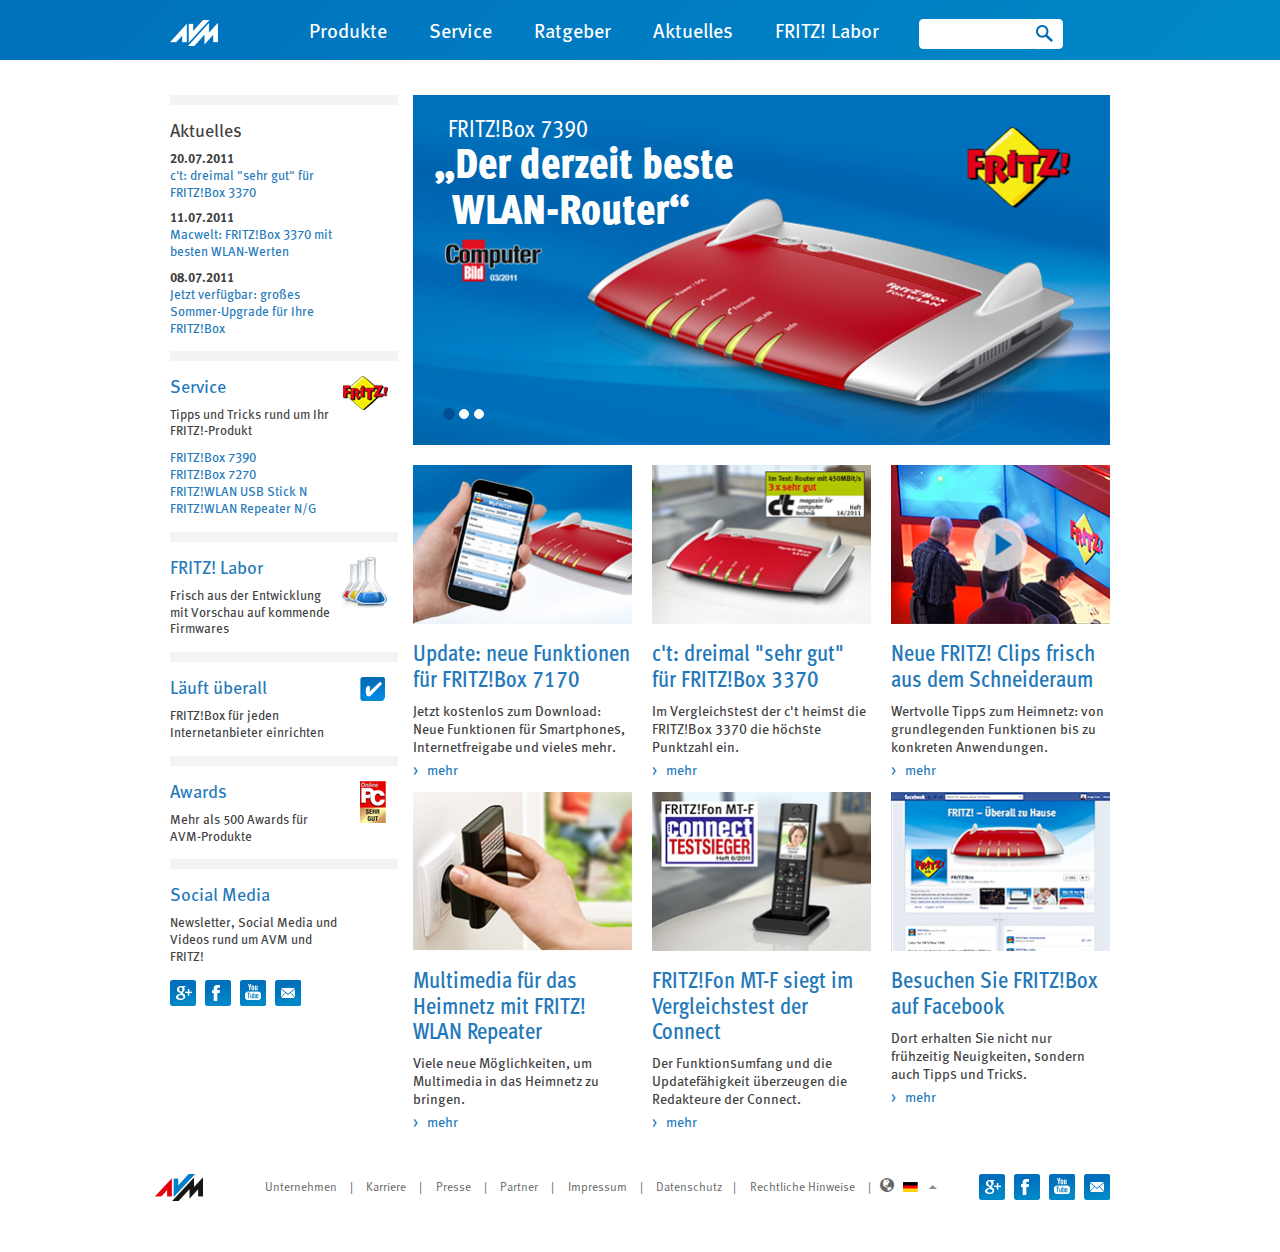
<file: Klickdummy/index.html>
<!DOCTYPE html>
<html lang="en">
  <head>
    <meta charset="utf-8">
    <meta name="viewport" content="width=device-width, initial-scale=1.0">
    <meta name="description" content="">
    <meta name="author" content="">
    <link rel="shortcut icon" href="../../assets/ico/favicon.png">

    <title>AVM Klickdummy | Startseite</title>

    <!-- Bootstrap core CSS -->
    <link href="assets/css/bootstrap.css" rel="stylesheet">
    <link href="assets/css/carousel.css" rel="stylesheet">
    <!-- Custom styles for this template -->
    <link href="assets/css/offcanvas.css" rel="stylesheet">

    <!-- HTML5 shim and Respond.js IE8 support of HTML5 elements and media queries -->
    <!--[if lt IE 9]>
      <script src="assets/js/html5shiv.js"></script>
      <script src="assets/js/respond.min.js"></script>
    <![endif]-->
  </head>
  <body id="home" class="no-js">
    <div class="navbar navbar-inverse">
      <div class="container">
        <div class="navbar-header">
          <button type="button" class="navbar-toggle" data-toggle="slide-off"  data-target=".navbar-collapse">
            <span class="icon-bar"></span>
            <span class="icon-bar"></span>
            <span class="icon-bar"></span>
          </button>
          <a class="navbar-brand" href="index.html"><img src="assets/img/logo/AVM-logo-white.png" alt="AVM"></a>
        </div>

        <div id="header-nav" class="navbar-collapse collapse">
          <ul class="nav navbar-nav">
            <li class="searchbar">
              <form>
                <div class="input-group search">
                    <input type="search" class="form-control" placeholder=""/>
                    <span class="input-group-btn">
                        <button type="submit" class="btn btn-default">&nbsp;</button>
                    </span> 
                </div>
              </form>                
            </li>
            <li><a href="products.html">Produkte</a></li>
            <li><a href="service.html">Service</a></li>
            <li><a href="#">Ratgeber</a></li>
            <li><a href="#">Aktuelles</a></li>
            <li><a href="#">FRITZ! Labor</a></li>
          </ul>
        </div><!--/.navbar-collapse -->

        <form class="navbar-right">
          <div class="input-group search">
              <input type="search" class="form-control" placeholder=""/>
              <span class="input-group-btn">
                  <button type="submit" class="btn btn-default">&nbsp;</button>
              </span> 
          </div>
        </form>
      </div><!-- .container -->
    </div><!-- .navbar -->


    <div class="container">
      <div class="row row-offcanvas row-offcanvas-right">
        <div class="col-xs-12 col-sm-9 col-md-9 right">

          <!-- Carousel
          ================================================== -->
          <div id="myCarousel" class="carousel slide">
            <!-- Indicators -->
            <ol class="carousel-indicators">
              <li data-target="#myCarousel" data-slide-to="0" class="active"></li>
              <li data-target="#myCarousel" data-slide-to="1"></li>
              <li data-target="#myCarousel" data-slide-to="2"></li>
            </ol>
            <div class="carousel-inner">
              <div class="item active">
                <img src="assets/img/start/stage-1.png" alt="Slide 1">
                <div class="container">
                  <div class="carousel-caption">
                    <h2>FRITZ!Box 7390</h2>
                    <h1>&bdquo;Der derzeit beste<br /> &nbsp;&nbsp;WLAN-Router&ldquo;</h1>
                  </div>
                </div>
              </div>
              <div class="item">
                <img src="assets/img/start/stage-2.png" alt="Slide 2">
                <div class="container">
                  <div class="carousel-caption">
                    <h2>FRITZ!Box 7390</h2>
                    <h1>"Der derzeit beste<br /> &nbsp;&nbsp;WLAN-Router"</h1>
                  </div>
                </div>
              </div>
              <div class="item">
                <img src="assets/img/start/stage-1.png" alt="Slide 3">
                <div class="container">
                  <div class="carousel-caption">
                    <h2>FRITZ!Box 7390</h2>
                    <h1>"Der derzeit beste<br /> &nbsp;&nbsp;WLAN-Router"</h1>
                  </div>
                </div>
              </div>
            </div>
          </div><!-- /.carousel -->

          <div class="row start">
            
            <div class="col-xs-6 col-sm-6 col-md-4 right">
              <img class="img-responsive" src="assets/img/start/start-thumb3.jpg" alt="Zum Artikel">
              <h3 class="even"><a href="#">Neue FRITZ! Clips frisch aus dem Schneideraum</a></h3>
              <p class="even">Wertvolle Tipps zum Heimnetz: von grundlegenden Funktionen bis zu konkreten Anwendungen.<br />
              <a class="more" href="#">&gt; &nbsp; mehr</a></p>
            </div><!--/span-->
            
            <div class="col-xs-6 col-sm-6 col-md-4 ">
              <img class="img-responsive" src="assets/img/start/start-thumb1.jpg" alt="Zum Artikel">
              <h3 class="even"><a href="#">Update: neue Funktionen für FRITZ!Box 7170</a></h3>
              <p class="even">Jetzt kostenlos zum Download: Neue Funktionen für Smartphones, Internetfreigabe und vieles mehr.<br />
              <a class="more" href="#">&gt; &nbsp; mehr</a></p>
            </div><!--/span-->
            
            <div class="col-xs-6 col-sm-6 col-md-4">
              <img class="img-responsive" src="assets/img/start/start-thumb2.jpg" alt="Zum Artikel">
              <h3 class="even"><a href="#">c't: dreimal "sehr gut" für FRITZ!Box 3370 </a></h3>
              <p class="even">Im Vergleichstest der c't heimst die FRITZ!Box 3370 die höchste Punktzahl ein.<br />
              <a class="more" href="#">&gt; &nbsp; mehr</a></p>
            </div><!--/span-->
          
            
            <div class="col-xs-6 col-sm-6 col-md-4">
              <img class="img-responsive" src="assets/img/start/start-thumb4.jpg" alt="Zum Artikel">
              <h3 class="even"><a href="#">Multimedia für das Heimnetz mit FRITZ! WLAN Repeater</a></h3>
              <p class="even">Viele neue Möglichkeiten, um Multimedia in das Heimnetz zu bringen.<br />
              <a class="more" href="#">&gt; &nbsp; mehr</a></p>
            </div><!--/span-->
            
            <div class="col-xs-6 col-sm-6 col-md-4">
              <img class="img-responsive" src="assets/img/start/start-thumb5.jpg" alt="Zum Artikel">
              <h3 class="even"><a href="#">FRITZ!Fon MT-F siegt im Vergleichstest der Connect</a></h3>
              <p class="even">Der Funktionsumfang und die Updatefähigkeit überzeugen die Redakteure der Connect.<br />
              <a class="more" href="#">&gt; &nbsp; mehr</a></p>
            </div><!--/span-->
            
            <div class="col-xs-6 col-sm-6 col-md-4">
              <img class="img-responsive" src="assets/img/start/start-thumb6.jpg" alt="Zum Artikel">
              <h3 class="even"><a href="#">Besuchen Sie FRITZ!Box auf Facebook </a></h3>
              <p class="even">Dort erhalten Sie nicht nur frühzeitig Neuigkeiten, sondern auch Tipps und Tricks.<br />
              <a class="more" href="#">&gt; &nbsp; mehr</a></p>
            </div><!--/span-->
          
          </div><!--/row-->
        </div><!--/span-->


        <div class="col-xs-12 col-sm-3 sidebar-offcanvas left" id="sidebar" role="navigation" style="padding-right: 0;">
          <div class="sidebar-nav">
            <ul class="nav news">
              <li><h4>Aktuelles</h4></li>
              <li><p><span>20.07.2011</span> <a href="#">c't: dreimal "sehr gut" für FRITZ!Box 3370</a></p></li>
              <li><p><span>11.07.2011</span> <a href="#">Macwelt: FRITZ!Box 3370 mit besten WLAN-Werten</a></p></li>
              <li><p><span>08.07.2011</span> <a href="#">Jetzt verfügbar: großes Sommer-Upgrade für Ihre FRITZ!Box</a></p></li>
            </ul>
            <ul class="nav service">
              <li><h4><a href="#">Service</a></h4></li>
              <li><p style="margin: 0 0 10px 0;">Tipps und Tricks rund um Ihr FRITZ!-Produkt</p></li>
              <li><p><a href="#">FRITZ!Box 7390</a></p></li>
              <li><p><a href="#">FRITZ!Box 7270</a></p></li>
              <li><p><a href="#">FRITZ!WLAN USB Stick N</a></p></li>
              <li><p style="margin: 0 0 15px 0;"><a href="#">FRITZ!WLAN Repeater N/G</a></p></li>
            </ul>
            <ul class="nav labor">
              <li><h4><a href="#">FRITZ! Labor</a></h4></li>
              <li><p>Frisch aus der Entwicklung mit Vorschau auf kommende Firmwares</p></li>
            </ul>
     
            <ul class="nav check">
              <li><h4><a href="#">Läuft überall</a></h4></li>
              <li><p>FRITZ!Box für jeden Internetanbieter einrichten</p></li>
            </ul>
            <ul class="nav awards">
              <li><h4><a href="#">Awards</a></h4></li>
              <li><p>Mehr als 500 Awards für AVM-Produkte</p></li>
            </ul>
            <ul class="nav social">            
              <li><h4><a href="#">Social Media</a></h4></li>
              <li><p>Newsletter, Social Media und Videos rund um AVM und FRITZ!</p></li>
            <!--   <li><p><a href="#"><img src="assets/img/icons/icon-googleplus.png" alt="Google Plus"></a> &nbsp;<a href="#"><img src="assets/img/icons/icon-facebook.png" alt="Facebook"></a> &nbsp;<a href="#"><img src="assets/img/icons/icon-youtube.png" alt="Youtube"></a> &nbsp;<a href="#"><img src="assets/img/icons/icon-mail.png" alt="Email"></a></p> -->


              <li><p class="social-buttons">
                <a href="#" class="icon-googleplus"></a> &nbsp;
                <a href="#" class="icon-facebook"></a> &nbsp;
                <a href="#" class="icon-youtube"></a> &nbsp;
                <a href="#" class="icon-mail"></a>
              </p></li>

            </ul>
          </div><!--/.well -->
        </div><!--/span-->
      </div><!--/row-->
      <footer>
        <div class="row">

          <div class="col-6  col-sm-12 col-md-1 col-lg-1" style="padding-left: 0;">
            <a href="#" class="footer-brand"><img src="assets/img/logo/AVM-logo-color.png" alt="AVM"></a>  
          </div>

          <div id="footer-nav" class="col-6  col-sm-12 col-md-8  col-lg-8">
            <p><a href="#"> Unternehmen <span>|</span></a> 
               <a href="#"> Karriere <span>|</span></a> 
               <a href="#">Presse <span>|</span></a> 
               <a href="#">Partner <span>|</span></a> 
               <a href="#">Impressum <span>|</span></a> 
               <a href="#"> Datenschutz<span>|</span></a> 
               <a class="last" href="#">Rechtliche Hinweise <span>|</span></a> 
            </p> 
          </div><!--/#footer-nav-->
          <ul class="nav navbar-nav loc">
            <li class="dropdown">
              <ul class="dropdown-menu">
                <li><a href="#"><span class="flag icon-germany"></span>Germany</a></li>
                <li  class="active"> <a href="#"><span class="flag icon-austria"></span>Austria</a></li>
                <li><a href="#"><span class="flag icon-switzerland"></span>Switzerland (german)</a></li>
                <li><a href="#"><span class="flag icon-switzerland"></span>Switzerland (french)</a></li>
                <li><a href="#"><span class="flag icon-belgium"></span>Belgium</a></li>
                <li><a href="#"><span class="flag icon-netherlands"></span>Netherlands</a></li>
                <li><a href="#"><span class="flag icon-luxemburg"></span>Luxembourg</a></li>
                <li><a href="#"><span class="flag icon-poland"></span>Poland</a></li>
                <li><a href="#"><span class="flag icon-italy"></span>Italy</a></li>
                <li><a href="#"><span class="flag icon-spain"></span>Spain</a></li>
                <li><a href="#"><span class="flag icon-international"></span>International</a></li>
              </ul>
              <a href="#" class="dropdown-toggle" data-toggle="dropdown"><span class="glyphicon glyphicon-globe"></span> <i class="flag icon-germany"></i> <b class="caret"></b></a>
            </li>
          </ul>
   
          <div class="socials">
            <a href="#" class="icon-googleplus"></a> &nbsp;
            <a href="#" class="icon-facebook"></a> &nbsp;
            <a href="#" class="icon-youtube"></a> &nbsp;
            <a href="#" class="icon-mail"></a>
          </div>

        </div><!--/row-->
      </footer>
    </div><!--/.container-->



    <!-- Bootstrap core JavaScript
    ================================================== -->
    <!-- Placed at the end of the document so the pages load faster -->
    <script src="assets/js/jquery.js"></script>
    <script src="assets/js/bootstrap.min.js"></script>
    <script src="assets/js/holder.js"></script>
    <script src="assets/js/jquery.mobile.custom.min.js"></script>    
    <script src="assets/js/offcanvas-nav.js"></script>

  <script>
  $(document).ready(function() {  
    $('body').removeClass('no-js');
       $("#myCarousel").swiperight(function() {  
          $(this).carousel('prev');  
          });  
       $("#myCarousel").swipeleft(function() {  
          $(this).carousel('next');  
     });  
  });  
</script>

  </body>
</html>
</file>
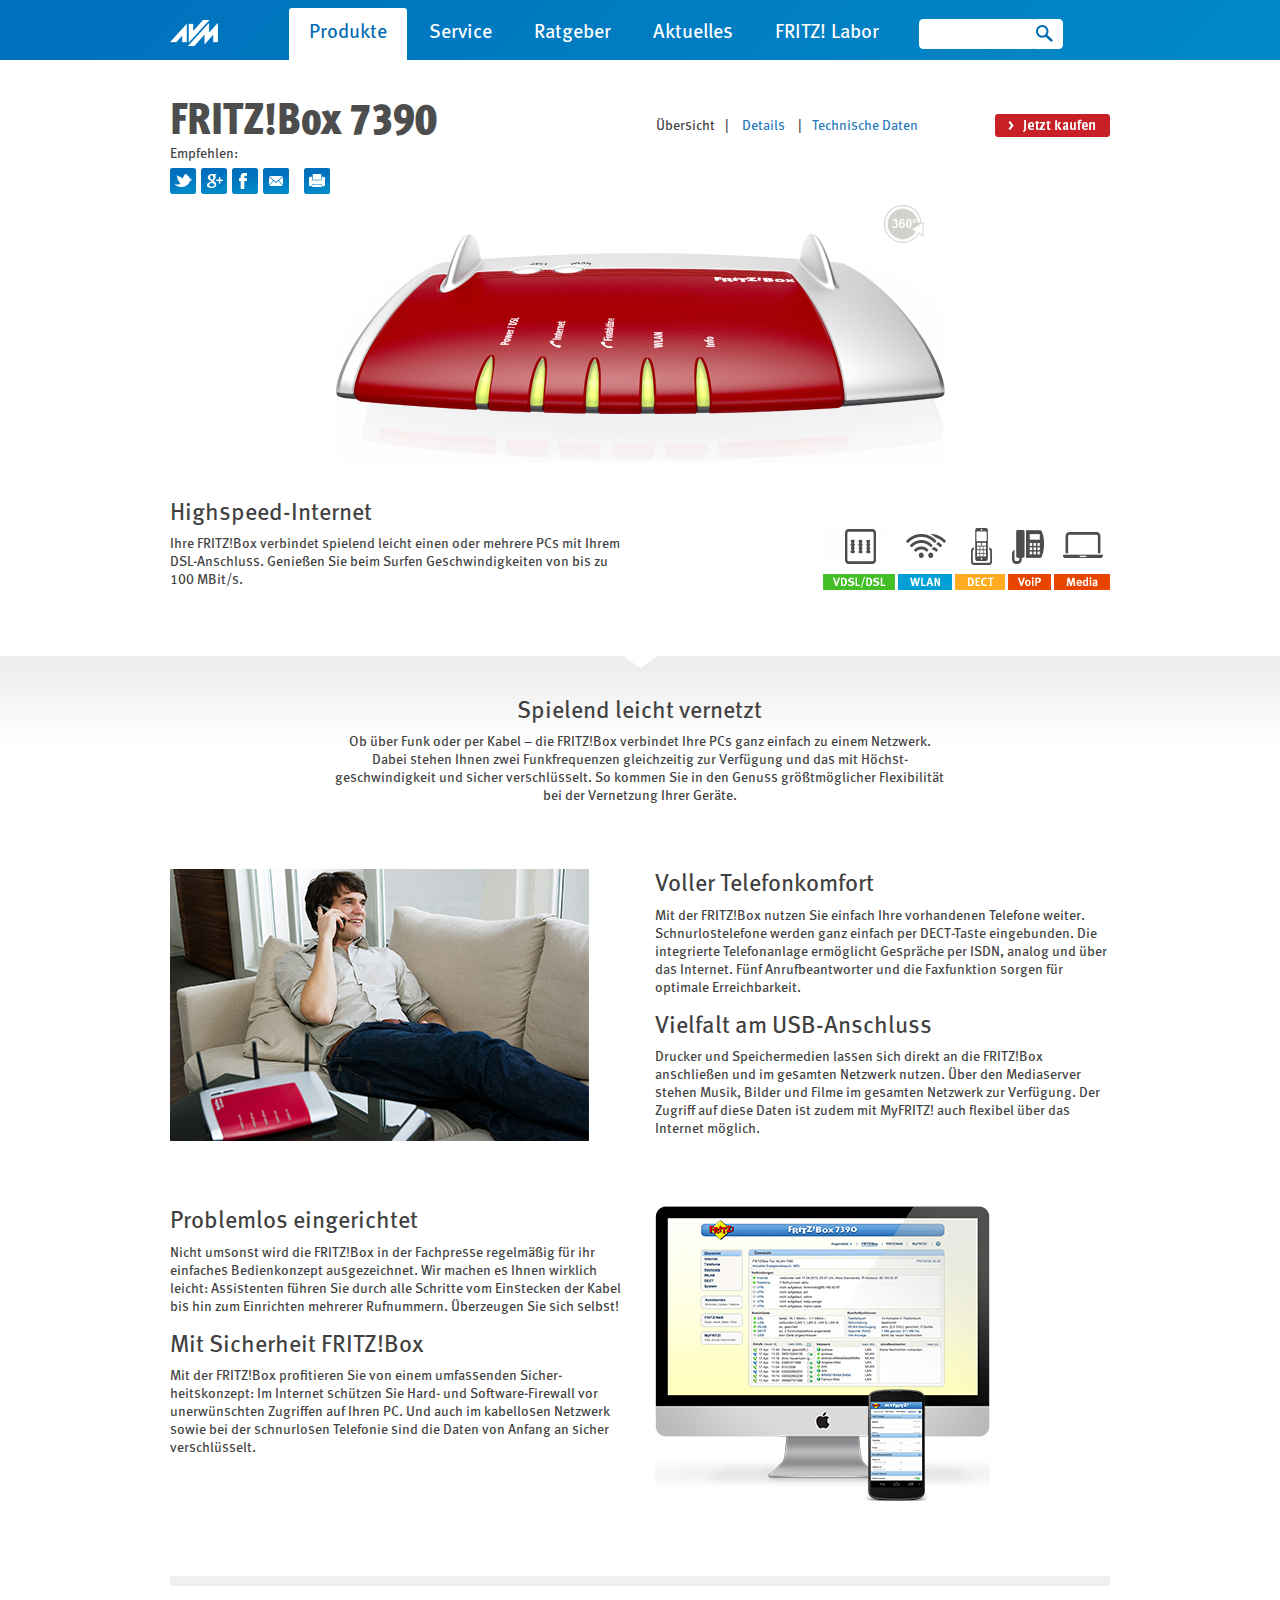
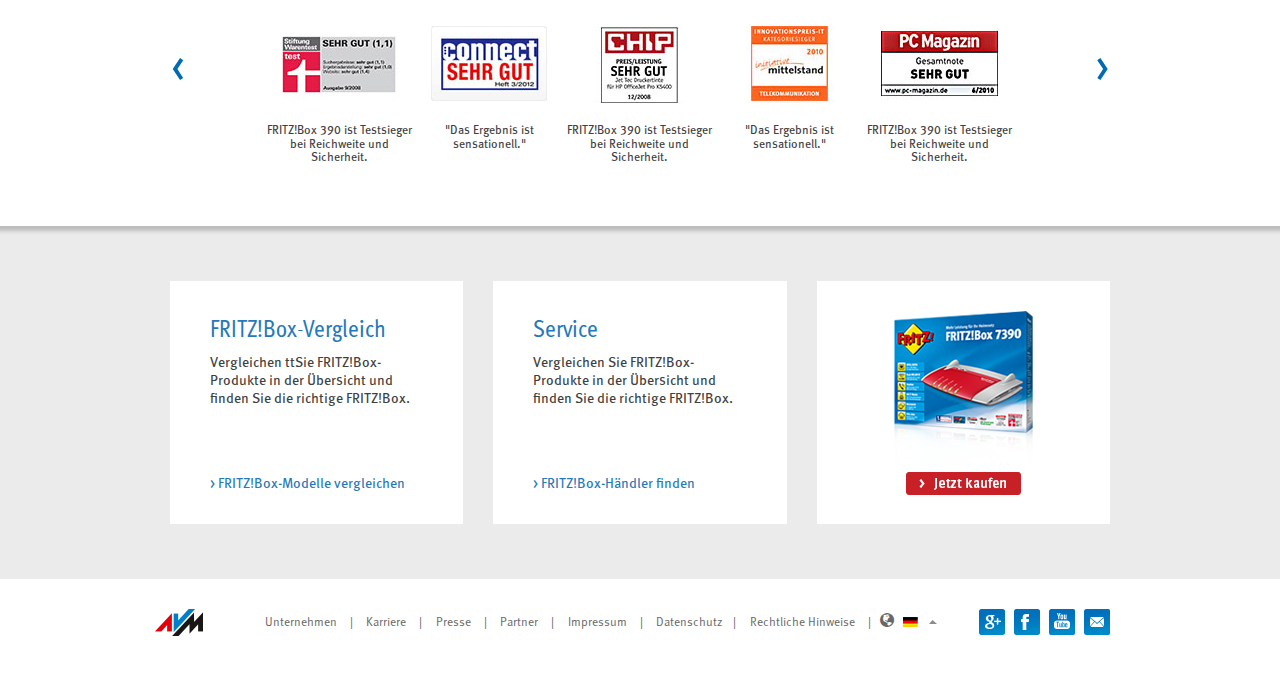
<file: Klickdummy/productOverview.html>
<!DOCTYPE html>
<html lang="en">
  <head>
    <meta charset="utf-8">
    <meta name="viewport" content="width=device-width, initial-scale=1.0">
    <meta name="description" content="">
    <meta name="author" content="">
    <link rel="shortcut icon" href="../../assets/ico/favicon.png">

    <title>AVM Klickdummy | Produktübersichtsseite</title>

    <!-- Bootstrap core CSS -->
    <link href="assets/css/bootstrap.css" rel="stylesheet">
    <link href="assets/css/carousel.css" rel="stylesheet">
    <!-- Custom styles for this template -->
    <link href="assets/css/offcanvas.css" rel="stylesheet">

    <!-- HTML5 shim and Respond.js IE8 support of HTML5 elements and media queries -->
    <!--[if lt IE 9]>
      <script src="assets/js/html5shiv.js"></script>
      <script src="assets/js/respond.min.js"></script>
    <![endif]-->
  </head>

  <body id="product-overview" class="no-js">
    <div class="navbar navbar-inverse">
      <div class="container">
        <div class="navbar-header">
          <button type="button" class="navbar-toggle" data-toggle="slide-off"   data-target=".navbar-collapse">
            <span class="icon-bar"></span>
            <span class="icon-bar"></span>
            <span class="icon-bar"></span>
          </button>
          <a class="navbar-brand" href="index.html"><img src="assets/img/logo/AVM-logo-white.png" alt="AVM"></a>
        </div>

        <div id="header-nav" class="navbar-collapse collapse">
          <ul class="nav navbar-nav">
            <li class="searchbar">
              <form>
                <div class="input-group search">
                    <input type="search" class="form-control" placeholder=""/>
                    <span class="input-group-btn">
                        <button type="submit" class="btn btn-default">&nbsp;</button>
                    </span> 
                </div>
              </form>                
            </li>
            <li class="active"><a href="products.html">Produkte</a></li>
            <li><a href="service.html">Service</a></li>
            <li><a href="#">Ratgeber</a></li>
            <li><a href="#">Aktuelles</a></li>
            <li><a href="#">FRITZ! Labor</a></li>
          </ul>
        </div><!--/.navbar-collapse -->

        <form class="navbar-right">
          <div class="input-group search">
              <input type="search" class="form-control" placeholder=""/>
              <span class="input-group-btn">
                  <button type="submit" class="btn btn-default">&nbsp;</button>
              </span> 
          </div>
        </form>
      </div><!--/.container-->
    </div><!--/.navbarr-->


    <div class="container">
      <div class="row top-nav">
        <div id="header" class="col-lg-5 col-md-5 col-xs-12 col-sm-5">
          <h1>FRITZ!Box 7390</h1>
          <p class="lead">Empfehlen:</p>
          <p class="social-buttons">
            <a href="#" class="icon-twitter"></a>
            <a href="#" class="icon-googleplus"></a>
            <a href="#" class="icon-facebook"></a>
            <a href="#" class="icon-mail"></a> 
            <a href="#" class="icon-print"></a>
          </p>
        </div><!--/#header-->

        <div id="sub-nav" class="col-lg-5 col-md-5 col-xs-8 col-sm-5">
          <p><a href="#" class="active first">Übersicht</a>| <a href="#">Details</a> |<a href="#">Technische Daten</a>  </p>
        </div>

        <div id="buy-button" class="col-lg-2 col-md-2 col-xs-12 col-sm-2">
          <a href="" class="icon-buy top"></a>
        </div>
      </div><!--/.row-->

      <div class="row image-showcase">
        <a href=""> <span class="icon-360"></span></a>
        <div class="col-lg-12 col-md-12 col-xs-12 col-sm-12">
           <img style="margin: 0 auto;" src="assets/img/detail/fritzbox.jpg" class="img-responsive" alt="">
        </div>

        <div id="featured-description" class="col-lg-6 col-md-6 col-xs-12 col-sm-6">
          <h4>Highspeed-Internet</h4>
          <p>Ihre FRITZ!Box verbindet spielend leicht einen oder mehrere PCs mit Ihrem DSL-Anschluss. Genießen Sie beim Surfen Geschwindigkeiten von bis zu 100 MBit/s.</p>
        </div><!--/.featured-description-->
        <div id="features-list" class="col-lg-6 col-md-6 col-xs-12 col-sm-6">
          <img src="assets/img/icons/icon-vdsl.png" alt=""> <img src="assets/img/icons/icon-wlan.png" alt=""> <img src="assets/img/icons/icon-dect.png" alt=""> <img src="assets/img/icons/icon-voip.png" alt=""> <img src="assets/img/icons/icon-media.png" alt="">
        </div><!--/.featured-list-->
      </div><!-- .row -->
    </div> <!-- .container -->
  <div id="prodInfo">
    <div class="gradient">
     <div class="container">
        <div class="row paragraph-section">
          <div class="col-md-8 col-md-offset-2 article-section">
            <div class="text-center">
            <h4 class="edge">Spielend leicht vernetzt</h4>
            <p>Ob über Funk oder per Kabel – die FRITZ!Box verbindet Ihre PCs ganz einfach zu einem Netzwerk. Dabei stehen Ihnen zwei Funkfrequenzen gleichzeitig zur Verfügung und das mit Höchst-
  geschwindigkeit und sicher verschlüsselt. So kommen Sie in den Genuss größtmöglicher Flexibilität bei der Vernetzung Ihrer Geräte.</p>
            </div>
          </div>
        </div><!--/row-->
       </div><!--.container-->
      </div> <!-- .gradient -->
      <div class="container">
       <div class="row paragraph-section">
        <div class="col-xs-6 col-sm-6 col-md-6 article-section" style="margin-bottom:15px;">
          <img src="assets/img/detail/kunde.jpg" class="img-responsive" alt="">
        </div>

        <div class="col-xs-6 col-sm-6 col-md-6 article-section">
          <h4>Voller Telefonkomfort</h4>
          <p>Mit der FRITZ!Box nutzen Sie einfach Ihre vorhandenen Telefone weiter. Schnurlostelefone werden ganz einfach per DECT-Taste eingebunden. Die integrierte Telefonanlage ermöglicht Gespräche per ISDN, analog und über das Internet. Fünf Anrufbeantworter und die Faxfunktion sorgen für optimale Erreichbarkeit.</p>
        </div>

        <div class="col-xs-12 col-sm-6 col-md-6 article-section">   
          <h4>Vielfalt am USB-Anschluss</h4>
          <p>Drucker und Speichermedien lassen sich direkt an die FRITZ!Box anschließen und im gesamten Netzwerk nutzen. Über den Mediaserver stehen Musik, Bilder und Filme im gesamten Netzwerk zur Verfügung. Der Zugriff auf diese Daten ist zudem mit MyFRITZ! auch flexibel über das Internet möglich.</p>
        </div>
      </div><!--/row-->

      <div class="row">
        <div class="col-xs-6 col-sm-6 col-md-6 ">
          <div class="article-section">
            <h4>Problemlos eingerichtet</h4>
            <p>Nicht umsonst wird die FRITZ!Box in der Fachpresse regelmäßig für ihr einfaches Bedienkonzept ausgezeichnet. Wir machen es Ihnen wirklich leicht: Assistenten führen Sie durch alle Schritte vom Einstecken der Kabel bis hin zum Einrichten mehrerer Rufnummern. Überzeugen Sie sich selbst!</p>
          </div>

          <div class="article-section">
            <h4>Mit Sicherheit FRITZ!Box</h4>
            <p> Mit der FRITZ!Box profitieren Sie von einem umfassenden Sicher-
  heitskonzept: Im Internet schützen Sie Hard- und Software-Firewall vor unerwünschten Zugriffen auf Ihren PC. Und auch im kabellosen Netzwerk sowie bei der schnurlosen Telefonie sind die Daten von Anfang an sicher verschlüsselt.</p>
          </div>
        </div>

        <div class="col-xs-6 col-sm-6 col-md-6 article-section">
          <img src="assets/img/detail/interface.jpg" class="img-responsive" alt="">
        </div>
      </div><!--/row-->

      <div class="row" style="margin-left:0; margin-right:0;">

    <div class="carousel slide press" id="myCarousel">
      <div class="carousel-inner">
        <div class="item active">
          <ul class="thumbnails">
              <li>
                  <div class="thumbnail">
                      <img src="assets/img/detail/presse1.jpg" alt="">
                  </div>
                  <div class="caption">
                      <h5>FRITZ!Box 390 ist Testsieger bei Reichweite und Sicherheit.</h5>
                  </div>
              </li>
              <li>
                  <div class="thumbnail">
                      <img src="assets/img/detail/presse2.jpg" alt="">
                  </div>
                  <div class="caption">
                      <h5>"Das Ergebnis ist sensationell."<br /><br /></h5>
                  </div>
              </li>
              <li>
                  <div class="thumbnail">
                      <img src="assets/img/detail/presse3.jpg" alt="">
                  </div>
                  <div class="caption">
                      <h5>FRITZ!Box 390 ist Testsieger bei Reichweite und Sicherheit.</h5>
                  </div>
              </li>
              <li>
                  <div class="thumbnail">
                      <img src="assets/img/detail/presse4.jpg" alt="">
                  </div>
                  <div class="caption">
                      <h5>"Das Ergebnis ist sensationell."<br /><br /></h5>
                  </div>
              </li>
              <li>
                  <div class="thumbnail">
                      <img src="assets/img/detail/presse5.jpg" alt="">
                  </div>
                  <div class="caption">
                      <h5>FRITZ!Box 390 ist Testsieger bei Reichweite und Sicherheit.</h5>
                  </div>
              </li>
            </ul>
         </div><!--/.item-->
        <div class="item">
          <ul class="thumbnails">
            <li>
              <div class="thumbnail">
                  <img src="assets/img/detail/presse5.jpg" alt="">
              </div>
              <div class="caption">
                  <h5>"Das Ergebnis ist sensationell."<br /><br /></h5>
              </div>
            </li>
           <li>
              <div class="thumbnail">
                  <img src="assets/img/detail/presse4.jpg" alt="">
              </div>
              <div class="caption">
                  <h5>FRITZ!Box 390 ist Testsieger bei Reichweite und Sicherheit.</h5>
              </div>
            </li>
            <li>
              <div class="thumbnail">
                  <img src="assets/img/detail/presse3.jpg" alt="">
              </div>
              <div class="caption">
                  <h5>"Das Ergebnis ist sensationell."<br /><br /></h5>
              </div>
            </li>
           <li>
              <div class="thumbnail">
                  <img src="assets/img/detail/presse2.jpg" alt="">
              </div>
              <div class="caption">
                  <h5>FRITZ!Box 390 ist Testsieger bei Reichweite und Sicherheit.</h5>
              </div>
            </li>
            <li>
              <div class="thumbnail">
                  <img src="assets/img/detail/presse1.jpg" alt="">
              </div>
              <div class="caption">
                  <h5>"Das Ergebnis ist sensationell."<br /><br /></h5>
              </div>
            </li>
          </ul>
        </div>
      </div>
      <a data-slide="prev" href="#myCarousel" class="left carousel-control col-md-1">‹</a>
      <a data-slide="next" href="#myCarousel" class="right carousel-control col-md-1">›</a>
    </div><!--/.carousel-->
    </div><!--/row-->
  </div><!--/container-->
  <div class="grey">
    <div class="container">
      <div id="additional-info" class="row services">
        <div class="col-lg-12" style="padding: 0 30px;">
          <div class="row">

          <div class="col-xs-12 col-sm-4 col-md-4 col-lg-4">
            <div class="whiteBox" style="">
              <h3><a href="">FRITZ!Box-Vergleich</a></h3>
              <p>Vergleichen ttSie FRITZ!Box- Produkte in der Übersicht und finden Sie die richtige FRITZ!Box.</p>
              <a href="">> FRITZ!Box-Modelle vergleichen</a>
            </div>
          </div>

          <div class="col-xs-12 col-sm-4 col-md-4 col-lg-4">
            <div class="whiteBox slider-box">
              <h3><a href="">Service</a></h3>
              <p>Vergleichen Sie FRITZ!Box- Produkte in der Übersicht und finden Sie die richtige FRITZ!Box.</p>
              <a href="">>   FRITZ!Box-Händler finden</a>
            </div>
          </div>

          <div class="col-xs-12 col-sm-4 col-md-4 col-lg-4">
            <div class="whiteBox" style="text-align: center;">
              <br /><a href=""><img src="assets/img/detail/box.jpg" class="img-responsive" style="margin: 0 auto;" alt=""></a>
              <div id="buy-button">
                <a href="" class="icon-buy"></a>
              </div>
            </div>
          </div>

          <div class="clearfix">&nbsp;</div>
        </div><!--/row-->
        </div>
      </div><!--/#additional-info-->
    </div> <!--/.container-->
    </div> <!--/.grey-->
    <div class="container">
      <footer>
        <div class="row">
          <div class="col-6  col-sm-12 col-md-1 col-lg-1" style="padding-left: 0;">
            <a href="#" class="footer-brand"><img src="assets/img/logo/AVM-logo-color.png" alt="AVM"></a>  
          </div>

          <div id="footer-nav" class="col-6  col-sm-12 col-md-8  col-lg-8">
            <p><a href="#"> Unternehmen <span>|</span></a> 
               <a href="#"> Karriere <span>|</span></a> 
               <a href="#">Presse <span>|</span></a> 
               <a href="#">Partner <span>|</span></a> 
               <a href="#">Impressum <span>|</span></a> 
               <a href="#"> Datenschutz<span>|</span></a> 
               <a class="last" href="#">Rechtliche Hinweise <span>|</span></a> 
            </p> 
          </div><!--/#footer-nav-->
          <ul class="nav navbar-nav loc">
            <li class="dropdown">
              <ul class="dropdown-menu">
                <li><a href="#"><span class="flag icon-germany"></span>Germany</a></li>
                <li  class="active"> <a href="#"><span class="flag icon-austria"></span>Austria</a></li>
                <li><a href="#"><span class="flag icon-switzerland"></span>Switzerland (german)</a></li>
                <li><a href="#"><span class="flag icon-switzerland"></span>Switzerland (french)</a></li>
                <li><a href="#"><span class="flag icon-belgium"></span>Belgium</a></li>
                <li><a href="#"><span class="flag icon-netherlands"></span>Netherlands</a></li>
                <li><a href="#"><span class="flag icon-luxemburg"></span>Luxembourg</a></li>
                <li><a href="#"><span class="flag icon-poland"></span>Poland</a></li>
                <li><a href="#"><span class="flag icon-italy"></span>Italy</a></li>
                <li><a href="#"><span class="flag icon-spain"></span>Spain</a></li>
                <li><a href="#"><span class="flag icon-international"></span>International</a></li>
              </ul>
              <a href="#" class="dropdown-toggle" data-toggle="dropdown"><span class="glyphicon glyphicon-globe"></span> <i class="flag icon-germany"></i> <b class="caret"></b></a>
            </li>
          </ul><!--/.navbar-nav-->
          <div class="socials">
              <a href="#" class="icon-googleplus"></a> &nbsp;
              <a href="#" class="icon-facebook"></a> &nbsp;
              <a href="#" class="icon-youtube"></a> &nbsp;
              <a href="#" class="icon-mail"></a>
          </div>
        </div><!--/row-->
      </footer>
    </div><!--/.container-->
  </div> <!--/#prodInfo-->



    <!-- Bootstrap core JavaScript
    ================================================== -->
    <!-- Placed at the end of the document so the pages load faster -->
    <script src="assets/js/jquery.js"></script>
    <script src="assets/js/bootstrap.min.js"></script>
    <script src="assets/js/holder.js"></script>
    <script src="assets/js/offcanvas-nav.js"></script>
    <script src="assets/js/categorizr.js"></script>

      <script>
      $(document).ready(function() {  
           $('body').removeClass('no-js');
      });  
    </script>
  </body>
</html>
</file>
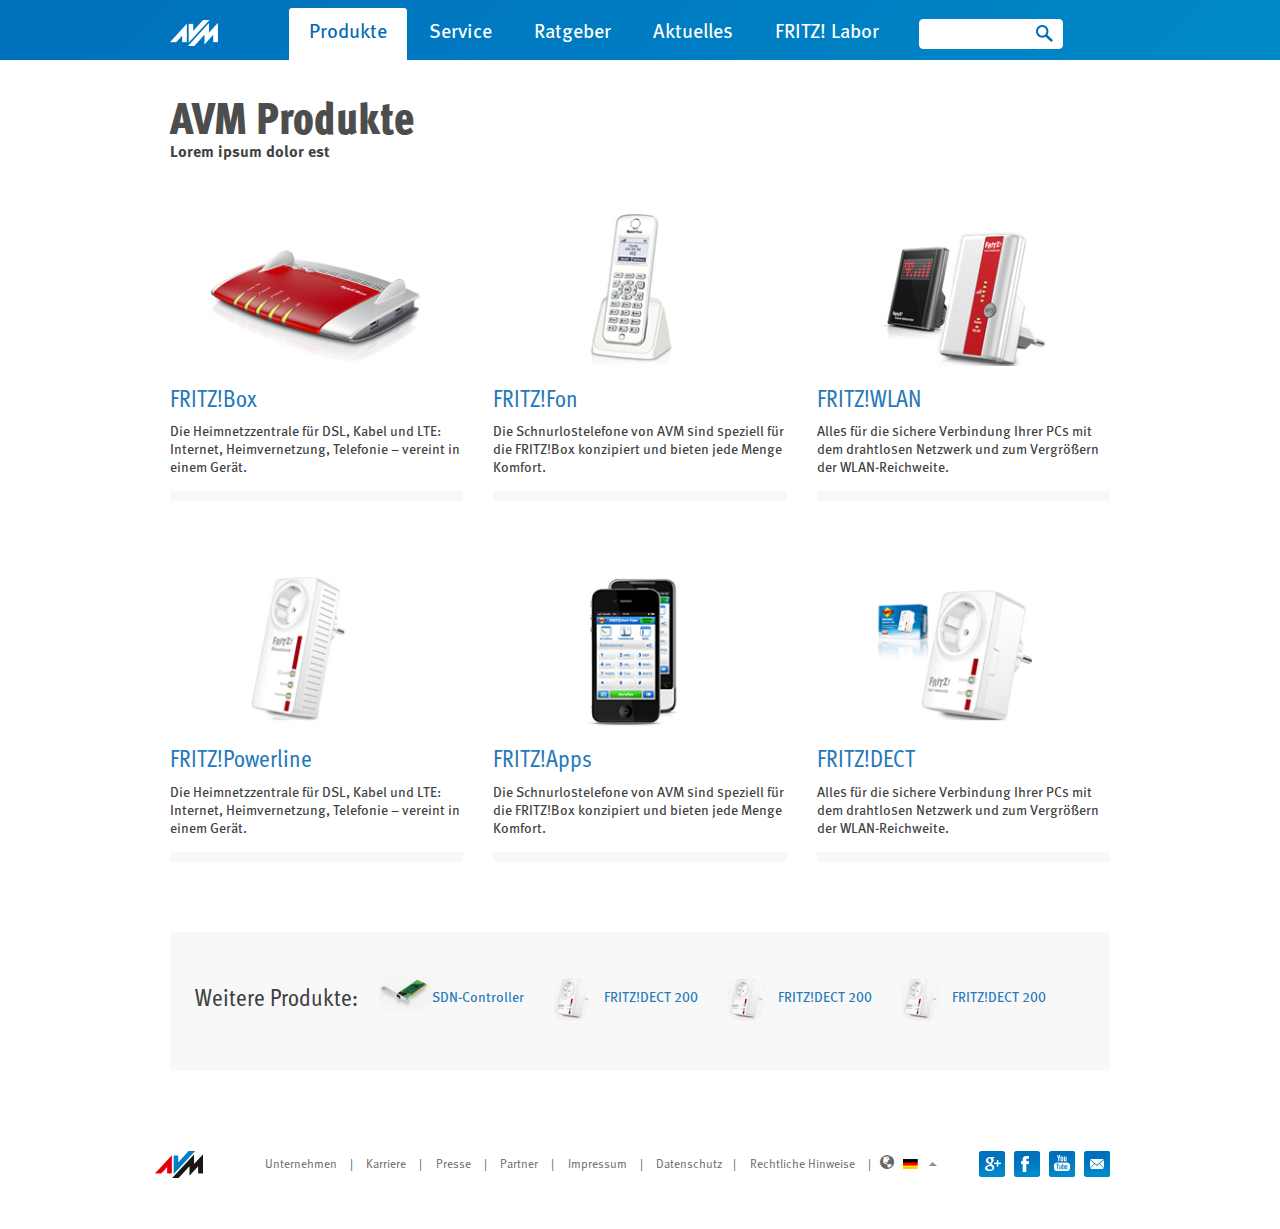
<file: Klickdummy/products.html>
<!DOCTYPE html>
<html lang="en">
  <head>
    <meta charset="utf-8">
    <meta name="viewport" content="width=device-width, initial-scale=1.0">
    <meta name="description" content="">
    <meta name="author" content="">
    <link rel="shortcut icon" href="../../assets/ico/favicon.png">

    <title>AVM Klickdummy | Produkteinstiegsseite</title>

    <!-- Bootstrap core CSS -->
    <link href="assets/css/bootstrap.css" rel="stylesheet">
    <link href="assets/css/carousel.css" rel="stylesheet">
    <!-- Custom styles for this template -->
    <link href="assets/css/offcanvas.css" rel="stylesheet">

    <!-- HTML5 shim and Respond.js IE8 support of HTML5 elements and media queries -->
    <!--[if lt IE 9]>
      <script src="assets/js/html5shiv.js"></script>
      <script src="assets/js/respond.min.js"></script>
    <![endif]-->
  </head>

  <body id="products" class="no-js">
    <div class="navbar navbar-inverse">
      <div class="container">
        <div class="navbar-header">
          <button type="button" class="navbar-toggle" data-toggle="slide-off"  data-target=".navbar-collapse">
            <span class="icon-bar"></span>
            <span class="icon-bar"></span>
            <span class="icon-bar"></span>
          </button>
          <a class="navbar-brand" href="index.html"><img src="assets/img/logo/AVM-logo-white.png" alt="AVM"></a>
        </div>

        <div id ="header-nav" class="navbar-collapse collapse">
          <ul  class="nav navbar-nav">
            <li class="searchbar">
              <form>
                <div class="input-group search">
                    <input type="search" class="form-control" placeholder=""/>
                    <span class="input-group-btn">
                        <button type="submit" class="btn btn-default">&nbsp;</button>
                    </span> 
                </div>
              </form>                
            </li>
            <li class="active dropdown flyout web-nav"><a id="products-list-toggle" href="#" class="dropdown-toggle" data-toggle="#products-list">Produkte</a>
            </li>
            <li class="active mobile-nav"><a href="#">Produkte</a>
            <li><a href="service.html">Service</a></li>
            <li><a href="#">Ratgeber</a></li>
            <li><a href="#">Aktuelles</a></li>
            <li><a href="#">FRITZ! Labor</a></li>
          </ul>
        </div><!--/.navbar-collapse -->

        <form class="navbar-right">
          <div class="input-group search">
              <input type="search" class="form-control" placeholder=""/>
              <span class="input-group-btn">
                  <button type="submit" class="btn btn-default">&nbsp;</button>
              </span> 
          </div>
        </form>

      </div><!--/.container-->
    </div>
    <div id="products-list">
     <div class="container">
      <ul class="dropdown-menu">
        <li class="col-xs-12 col-sm-3 col-md-3 col-lg-3">
          <ul>
            <li class="dropdown-header"><h3><a href="#">FRITZ!Box</a></h3></li>
            <li><a href="productOverview.html">FRITZ!Box 7390</a></li>
            <li><a href="productOverview.html">FRITZ!Box 7360</a></li>
            <li><a href="productOverview.html">FRITZ!Box 7330</a></li>
            <li><a href="productOverview.html">FRITZ!Box 3390</a></li>
            <li><a href="productOverview.html">FRITZ!Box 3370</a></li>
            <li><a href="productOverview.html">FRITZ!Box 3390</a></li>
            <li><a href="productOverview.html">FRITZ!Box 3370</a></li>
            <li><a href="productOverview.html">FRITZ!Box 6360 Cable</a></li>
            <li><a href="productOverview.html">FRITZ!Box 6340 Cable</a></li>
            <li><a href="productOverview.html">FRITZ!Box 6842 LTE</a></li>
            <li><a href="productOverview.html">FRITZ!Box 6842 LTE</a></li>
            <li><a href="productOverview.html">FRITZ!Box 6840 LTE</a></li>
          </ul>
        </li>
          
        <li class="col-xs-12 col-sm-3 col-md-3 col-lg-3">
          <ul>
            <li class="dropdown-header"><h3><a href="#">FRITZ!Fon</a></h3></li>
            <li><a href="#">FRITZ!Fon MT-F</a></li>
            <li><a href="#">FRITZ!Fon C3</a></li>
            <li><a href="#">FRITZ!Fon M2</a></li>
            <li class="dropdown-header"><h3><a href="#">Apps</a></h3></li>
            <li><a href="#">MyFRITZ!App</a></li>
            <li><a href="#">MyFRITZ!Fon</a></li>
            <li><a href="#">MyFRITZ!App</a></li>
            <li><a href="#">MyFRITZ!Fon</a></li>
          </ul>
        </li>

        <li class="col-xs-12 col-sm-3 col-md-3 col-lg-3">
          <ul>
            <li class="dropdown-header"><h3><a href="#">FRITZ!Powerline</a></h3></li>
            <li><a href="#">FRITZ!Powerline 546E</a></li>
            <li><a href="#">FRITZ!Powerline 546E</a></li>
            <li><a href="#">FRITZ!Powerline 546E</a></li>
            <li><a href="#">FRITZ!Powerline 546E</a></li>
            <li class="dropdown-header"><h3><a href="#">DECT</a></h3></li>
            <li><a href="#">FRITZ!WLAN Repeater 310</a></li>
            <li><a href="#">FRITZ!WLAN Repeater 310</a></li>
            <li><a href="#">FRITZ!WLAN Repeater N/G</a></li>
          </ul>
        </li>

        <li class="col-xs-12 col-sm-3 col-md-3 col-lg-3">
          <ul>
            <li class="dropdown-header"><h3><a href="#">FRITZ!WLAN</a></h3></li>
            <li><a href="#">FRITZ!WLAN Repeater 310</a></li>
            <li><a href="#">FRITZ!WLAN Repeater 310</a></li>
            <li><a href="#">FRITZ!WLAN Repeater N/G</a></li>
            <li><a href="#">FRITZ!WLAN Repeater 310</a></li>
            <li><a href="#">FRITZ!WLAN Repeater 300E</a></li>
            <li class="dropdown-header"><h3><a href="#">Weitere Produkte</a></h3></li>
            <li><a href="#">FRITZ!Powerline 546E</a></li>
            <li><a href="#">FRITZ!Powerline 546E</a></li>
            <li><a href="#">FRITZ!WLAN Repeater 310</a></li>
          </ul>
        </li>
      </ul>
     </div>
    </div>

    <div class="container">
      <div class="row">

        <div class="col-lg-12">
          <h1>AVM Produkte</h1>
          <h2 class="subtitle">Lorem ipsum dolor est</h2>
        </div>

        <div class="product-box col-xs-6 col-sm-6 col-md-4 col-lg-4">
          <div class="img-container">
            <a href="productOverview.html">
              <img src="assets/img/products/products-1.jpg" alt="" />
            </a>
          </div>
          <div class="teaser">
            <h2><a href="productOverview.html">FRITZ!Box</a></h2>
            <p>Die Heimnetzzentrale für DSL, Kabel und LTE: Internet, Heimvernetzung, Telefonie – vereint in einem Gerät.</p>
          </div>
        </div>
        <div class="product-box col-xs-6 col-sm-6 col-md-4 col-lg-4">
          <div class="img-container">
            <a href="">
              <img src="assets/img/products/products-2.jpg" alt="" />
            </a>
          </div>
          <div class="teaser">
            <h2><a href="#">FRITZ!Fon</a></h2>
            <p>Die Schnurlostelefone von AVM sind speziell für die FRITZ!Box konzipiert und bieten jede Menge Komfort.</p>
          </div>
        </div>
        <div class="product-box col-xs-6 col-sm-6 col-md-4 col-lg-4">
          <div class="img-container">
            <a href="">
             <img src="assets/img/products/products-3.jpg" alt="" />
             </a>
          </div>
          <div class="teaser">
            <h2><a href="#">FRITZ!WLAN</a></h2>
            <p>Alles für die sichere Verbindung Ihrer PCs mit dem drahtlosen Netzwerk und zum Vergrößern der WLAN-Reichweite.</p>
          </div>
        </div>

        <div class="product-box col-xs-6 col-sm-6 col-md-4 col-lg-4">
          <div class="img-container">
            <a href="">
              <img src="assets/img/products/products-4.jpg" alt="" />
            </a>
          </div>
          <div class="teaser">
            <h2><a href="#">FRITZ!Powerline</a></h2>
            <p>Die Heimnetzzentrale für DSL, Kabel und LTE: Internet, Heimvernetzung, Telefonie – vereint in einem Gerät.</p>
          </div>
        </div>
        <div class="product-box col-xs-6 col-sm-6 col-md-4 col-lg-4">
          <div class="img-container">
            <a href="">
              <img src="assets/img/products/products-5.jpg" alt="" />
            </a>
          </div>
          <div class="teaser">
            <h2><a href="#">FRITZ!Apps</a></h2>
            <p>Die Schnurlostelefone von AVM sind speziell für die FRITZ!Box konzipiert und bieten jede Menge Komfort.</p>
          </div>
        </div>
        <div class="product-box col-xs-6 col-sm-6 col-md-4 col-lg-4">
          <div class="img-container">
            <a href="">
              <img src="assets/img/products/products-6.jpg" alt="" />
            </a>
          </div>
          <div class="teaser">
            <h2><a href="#">FRITZ!DECT</a></h2>
            <p>Alles für die sichere Verbindung Ihrer PCs mit dem drahtlosen Netzwerk und zum Vergrößern der WLAN-Reichweite.</p>
          </div>
        </div>
      </div><!--/row-->

      <div class="row" style="margin-right:0; margin-left:0;">
        <div id= "more-products" class="col-lg-12 more" >
          <h3>Weitere Produkte:</h3>
          <a href="#"><img src="assets/img/products/products-thumb1.jpg" alt="" /><span>ISDN-Controller</span> </a>
          <a href="#"><img src="assets/img/products/products-thumb2.jpg" alt="" /> <span>FRITZ!DECT 200</span></a>
          <a href="#"><img src="assets/img/products/products-thumb2.jpg" alt="" /> <span>FRITZ!DECT 200</span></a>
          <a href="#"><img src="assets/img/products/products-thumb2.jpg" alt="" /> <span>FRITZ!DECT 200</span></a>
        </div>
      </div><!--/row-->

     <footer>
       <div class="row">
         <div class="col-6  col-sm-12 col-md-1 col-lg-1" style="padding-left: 0;">
           <a href="#" class="footer-brand"><img src="assets/img/logo/AVM-logo-color.png" alt="AVM"></a>  
         </div>

         <div id="footer-nav" class="col-6  col-sm-12 col-md-8  col-lg-8">
           <p><a href="#"> Unternehmen <span>|</span></a> 
              <a href="#"> Karriere <span>|</span></a> 
              <a href="#">Presse <span>|</span></a> 
              <a href="#">Partner <span>|</span></a> 
              <a href="#">Impressum <span>|</span></a> 
              <a href="#"> Datenschutz<span>|</span></a> 
              <a class="last" href="#">Rechtliche Hinweise <span>|</span></a> 
           </p> 
         </div>
         <ul class="nav navbar-nav loc">
           <li class="dropdown">
             <ul class="dropdown-menu">
               <li><a href="#"><span class="flag icon-germany"></span>Germany</a></li>
               <li  class="active"> <a href="#"><span class="flag icon-austria"></span>Austria</a></li>
               <li><a href="#"><span class="flag icon-switzerland"></span>Switzerland (german)</a></li>
               <li><a href="#"><span class="flag icon-switzerland"></span>Switzerland (french)</a></li>
               <li><a href="#"><span class="flag icon-belgium"></span>Belgium</a></li>
               <li><a href="#"><span class="flag icon-netherlands"></span>Netherlands</a></li>
               <li><a href="#"><span class="flag icon-luxemburg"></span>Luxembourg</a></li>
               <li><a href="#"><span class="flag icon-poland"></span>Poland</a></li>
               <li><a href="#"><span class="flag icon-italy"></span>Italy</a></li>
               <li><a href="#"><span class="flag icon-spain"></span>Spain</a></li>
               <li><a href="#"><span class="flag icon-international"></span>International</a></li>
             </ul>
             <a href="#" class="dropdown-toggle" data-toggle="dropdown"><span class="glyphicon glyphicon-globe"></span> <i class="flag icon-germany"></i> <b class="caret"></b></a>
           </li>
         </ul>
         <div class="socials">
             <a href="#" class="icon-googleplus"></a> &nbsp;
             <a href="#" class="icon-facebook"></a> &nbsp;
             <a href="#" class="icon-youtube"></a> &nbsp;
             <a href="#" class="icon-mail"></a>

         </div>
       </div><!--/row-->
     </footer>
    </div><!--/.container-->



    <!-- Bootstrap core JavaScript
    ================================================== -->
    <!-- Placed at the end of the document so the pages load faster -->
    <script src="assets/js/jquery.js"></script>
    <script src="assets/js/bootstrap.min.js"></script>
    <script src="assets/js/holder.js"></script>
    <script src="assets/js/offcanvas-nav.js"></script>
    <script>
      $(document).ready(function() {  
           $('body').removeClass('no-js');
           $('#products-list-toggle').on('click', function(){
              $($(this).attr("data-toggle")).toggleClass("displayed");
           });
      });  
    </script>
  </body>
</html>
</file>
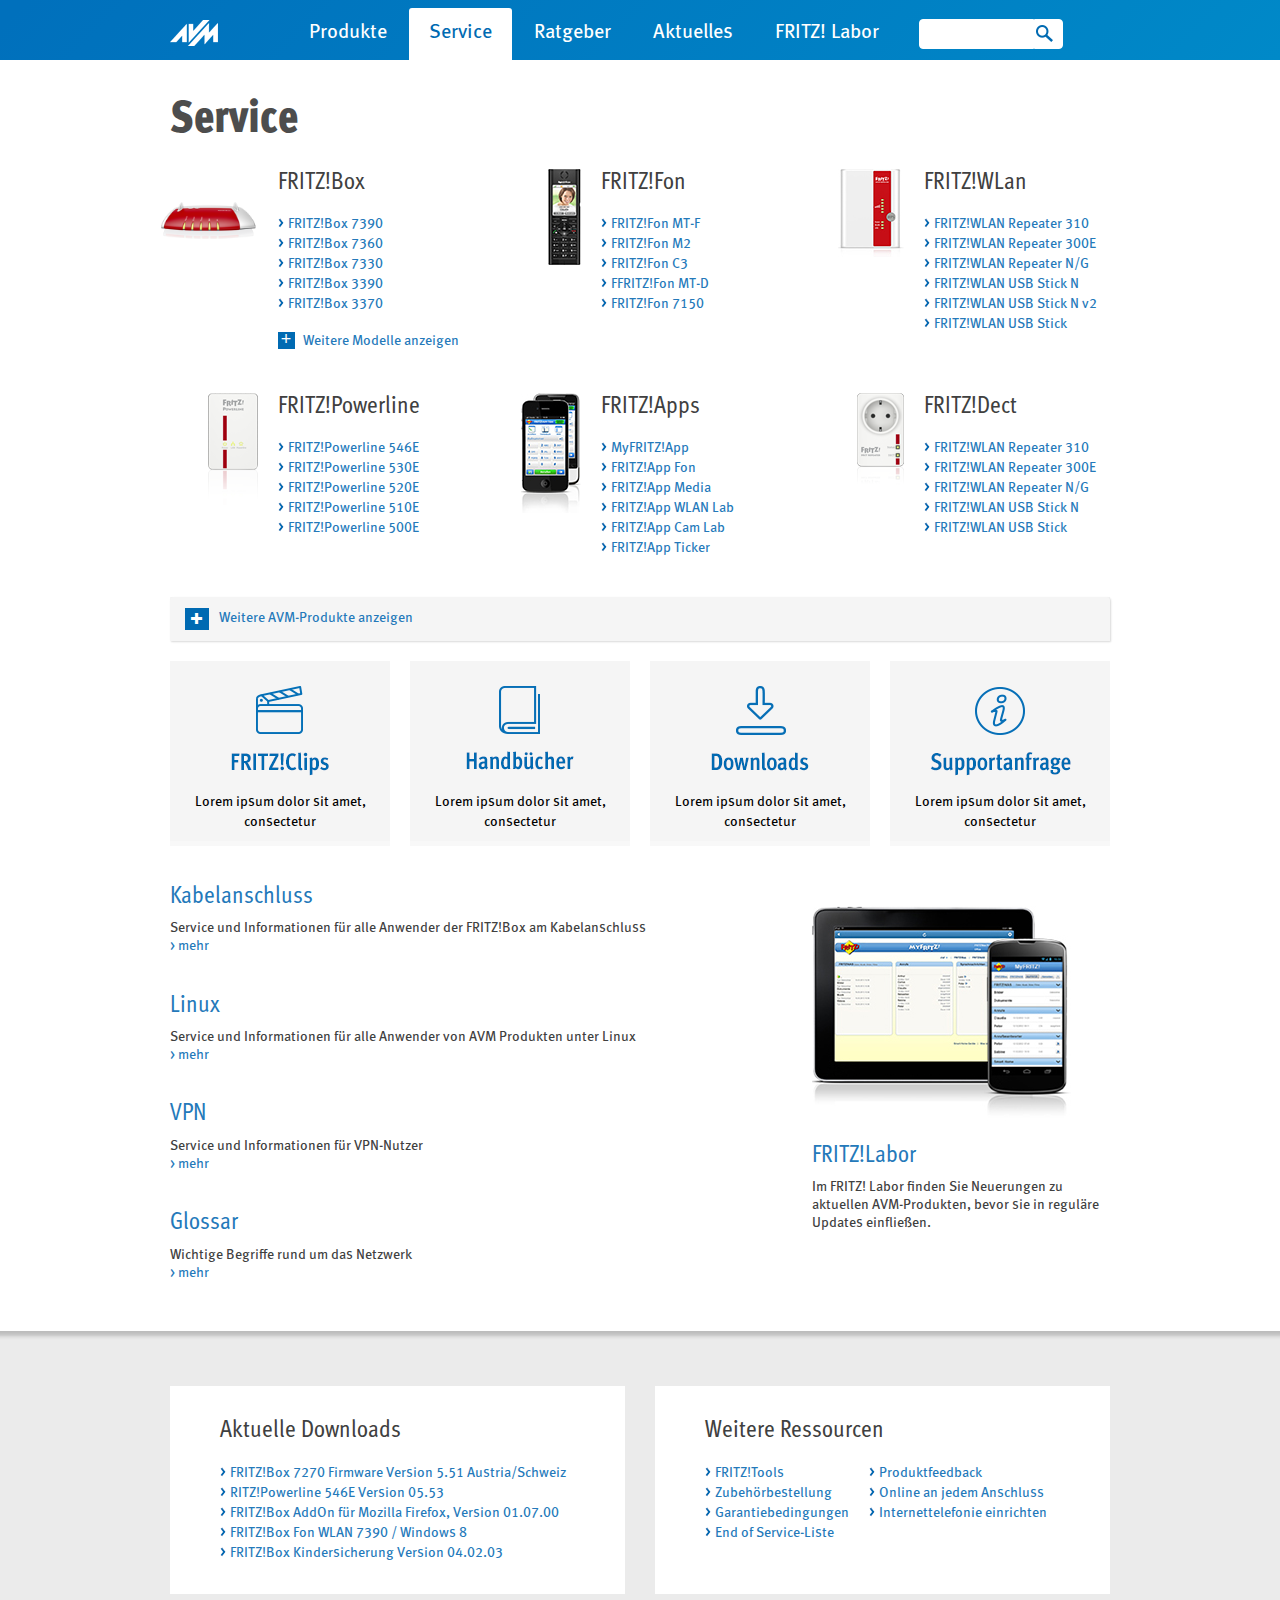
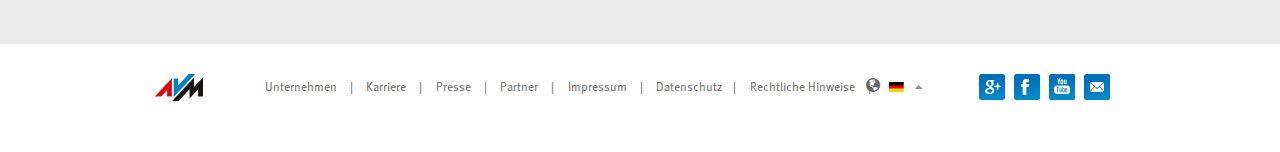
<file: Klickdummy/service.html>
<!DOCTYPE html>
<html  lang="en">
  <head>
    <meta charset="utf-8">
    <meta name="viewport" content="width=device-width, initial-scale=1.0">
    <meta name="description" content="">
    <meta name="author" content="">
    <link rel="shortcut icon" href="../../assets/ico/favicon.png">

    <title>AVM Klickdummy | Produkteinstiegsseite</title>

    <!-- Bootstrap core CSS -->
    <link href="assets/css/bootstrap.css" rel="stylesheet">
   
    <link href="assets/css/carousel.css" rel="stylesheet">
    <!-- Custom styles for this template -->
    <link href="assets/css/offcanvas.css" rel="stylesheet">
    <link href="assets/css/jquery.jscrollpane.css" rel="stylesheet">

    <!-- HTML5 shim and Respond.js IE8 support of HTML5 elements and media queries -->
    <!--[if lt IE 9]>
      <script src="assets/js/html5shiv.js"></script>
      <script src="assets/js/respond.min.js"></script>
    <![endif]-->

        <!-- Bootstrap core JavaScript
        ================================================== -->
        <!-- Placed at the end of the document so the pages load faster -->
    <script src="assets/js/jquery.js"></script>
    <script src="assets/js/jquery.mousewheel.js"></script>
    <script src="assets/js/jquery.jscrollpane.min.js"></script>

    <script src="assets/js/bootstrap.min.js"></script>
    <script src="assets/js/holder.js"></script>
    <script src="assets/js/offcanvas-nav.js"></script>
    <script src="assets/js/categorizr.js"></script>
    <script>
      $(document).ready(function() {  
           $('body').removeClass('no-js');

           $('.panel-heading').click(function(){
              $(this).toggleClass('header-open').find(".glyphicon").toggleClass("glyphicon-minus").toggleClass("glyphicon-plus");

              if($('html').hasClass('mobile')) {
                var settings = {
                    autoReinitialise: true
                  };
              $('.dropdown-flayout-wrapper-small').find('.collapseDiv').jScrollPane(settings);
              }
          });
      });  
    </script>

    <script>
        $('.navbar-collapse').on('shown.bs.collapse', function () {
           $(".mob").removeClass("icon-none").addClass("icon-none");
        });

        $('.navbar-collapse').on('hidden.bs.collapse', function () {
           $(".mob").removeClass("icon-bar").addClass("icon-bar");
        }); 
    </script>

    <script>
        $('.collapseDiv').on('shown.bs.collapse', function () {
           $(this).closest('.dropdown-flayout-wrapper').find(".glyphicon").removeClass("glyphicon-minus").addClass("glyphicon-minus").removeClass("glyphicon-plus");
           $('.collapseDiv').jScrollPane();
           var api = $('.collapseDiv').data('jsp');
            api.reinitialise();
        });

        $('.collapseDiv').on('hidden.bs.collapse', function () {
           $(this).closest('.dropdown-flayout-wrapper').find(".glyphicon").removeClass("glyphicon-plus").addClass("glyphicon-plus").removeClass("glyphicon-minus");
        }); 
    </script>

  </head>

  <body id="service" class="no-js">
    <div class="navbar navbar-inverse" >
      <div class="container">

        <div class="navbar-header">
          <button type="button" class="navbar-toggle" data-toggle="slide-off"  data-target=".navbar-collapse">
            <span class="icon-bar"></span>
            <span class="icon-bar"></span>
            <span class="icon-bar"></span>
          </button>
          <a class="navbar-brand" href="index.html"><img src="assets/img/logo/AVM-logo-white.png" alt="AVM"></a>
        </div>

        <div id="header-nav" class="navbar-collapse collapse">
          <ul class="nav navbar-nav">
            <li class="searchbar">
              <form>
                <div class="input-group search">
                    <input type="search" class="form-control" placeholder=""/>
                    <span class="input-group-btn">
                        <button type="submit" class="btn btn-default">&nbsp;</button>
                    </span> 
                </div>
              </form>                
            </li>
            <li><a href="products.html">Produkte</a></li>
            <li class="active"><a href="service.html">Service</a></li>
            <li><a href="#">Ratgeber</a></li>
            <li><a href="#">Aktuelles</a></li>
            <li><a href="#">FRITZ! Labor</a></li>
          </ul>
        </div><!--/.navbar-collapse -->

        <form class="navbar-right">
          <div class="input-group search">
              <input type="search" class="form-control" placeholder=""/>
              <span class="input-group-btn">
                  <button type="submit" class="btn btn-default">&nbsp;</button>
              </span> 
          </div>
        </form>

      </div><!--/.container -->
    </div><!--/.navbar -->


    <div class="container services">
      <div class="row">
        <div class="col-lg-12">
          <h1>Service</h1>
        </div>
      </div><!--/.row -->

      <div class="row">
        <div class="wrapper-center">
        <div class="col-lg-12">

          <div class="row product-item-collection">
          <div class="product-item col-xs-6 col-sm-6 col-md-4 col-lg-4">

            <div class="row">
            <div class="item-image col-xs-4 col-sm-4 col-md-4 col-lg-4">  
              <img src="assets/img/service/service-thumb1.jpg" class="img-responsive" alt="">
            </div>
              <div class="item-description col-xs-8 col-sm-8 col-md-8 col-lg-8">  
                <div>
                  <h3>FRITZ!Box</h3>
                  <ul>
                    <li><a href="serviceOverview.html"> FRITZ!Box 7390</a></li>
                    <li><a href="#"> FRITZ!Box 7360</a></li>
                    <li><a href="#"> FRITZ!Box 7330</a></li>
                    <li><a href="#"> FRITZ!Box 3390</a></li>
                    <li><a href="#"> FRITZ!Box 3370</a></li>
                    <li class="panel-toggle">
                      <div class="panel-heading panel-heading-small">
                        <button class="btn btn-xs btn-small" data-toggle="collapse" data-target="#collapseDiv2">
                          <i class="glyphicon glyphicon-small glyphicon-plus"></i>
                        </button>
                        <a class="popup-toggle" data-toggle="collapse" data-parent="" href="#collapseDiv2">Weitere Modelle anzeigen</a>
                      </div>

                    </li>
                  </ul>
               </div>
              </div><!--/.item-description -->

              <div class="row" style="margin-left:0;">
                <div class="col-lg-12">
                  <div class="dropdown-flayout-wrapper dropdown-flayout-wrapper-small" >
                     <div class="collapse collapseDiv" id="collapseDiv2">
                       <div class="col-xs-6 col-sm-6 col-md-3 col-lg-3">
                         <ul class="first">
                            <li><a href="#">FRITZ!Box Fon WLAN 7570 VDSL</a></li>
                            <li><a href="#">FRITZ!Box Fon WLAN 7390</a></li>
                            <li><a href="#">FRITZ!Box Fon WLAN 7360</a></li>
                            <li><a href="#">FRITZ!Box Fon WLAN 7340</a></li>
                            <li><a href="#">FRITZ!Box Fon WLAN 7330</a></li>
                            <li><a href="#">FRITZ!Box Fon WLAN 7320</a></li>
                            <li><a href="#">FRITZ!Box Fon WLAN 7312</a></li>
                            <li><a href="#"> FRITZ!Box Fon WLAN 7270</a></li>
                            <li><a href="#"> FRITZ!Box Fon WLAN 7240</a></li>
                            <li><a href="#">FRITZ!Box Fon WLAN 7170*</a></li>
                         </ul>
                       </div>
                       <div class="col-xs-6 col-sm-6 col-md-3 col-lg-3">
                          <ul >
                            <li><a href="#">FFRITZ!Box Fon WLAN 7170 SL</a></li>
                            <li><a href="#">FFRITZ!Box Fon WLAN 7141</a></li>
                            <li><a href="#">FFRITZ!Box Fon WLAN 7140</a></li>
                            <li><a href="#">FFRITZ!Box Fon WLAN 7140 SL</a></li>
                            <li><a href="#">FFRITZ!Box Fon WLAN 7113</a></li>
                            <li><a href="#">FFRITZ!Box Fon WLAN 7112</a></li>
                            <li><a href="#">FFRITZ!Box Fon WLAN 7050</a></li>
                            <li><a href="#">FFRITZ!Box Fon WLAN</a></li>
                            <li><a href="#">FFRITZ!Box WLAN 3390</a></li>
                            <li><a href="#">FFRITZ!Box WLAN 3370</a></li>
                         </ul>
                       </div>
                      <div class="col-xs-6 col-sm-6 col-md-3 col-lg-3">
                        <ul>
                           <li><a href="#">FRITZ!Box WLAN 3270</a></li>
                           <li><a href="#">FRITZ!Box Fon 5140</a></li>
                           <li><a href="#">FRITZ!Box Fon 5050</a></li>
                           <li><a href="#">FRITZ!Box Fon 5012</a></li>
                           <li><a href="#">FRITZ!Box Fon 5010</a></li>
                           <li><a href="#">FRITZ!Box Fon 5010 SL</a></li>
                           <li><a href="#">FRITZ!Box Fon</a></li>
                           <li><a href="#">FRITZ!Box Fon WLAN 7140</a></li>
                           <li><a href="#">FRITZ!Box Fon WLAN 7140 SL</a></li>
                           <li><a href="#">FRITZ!Box Fon WLAN 7113</a></li>
                         </ul>
                        </div>
                       <div class="col-xs-6 col-sm-6 col-md-3 col-lg-3">
                         <ul class="last">
                           <li><a href="#">FRITZ!Box Fon 5010</a></li>
                           <li><a href="#">FRITZ!Box Fon 5010 SL</a></li>
                           <li><a href="#">FRITZ!Box Fon</a></li>
                           <li><a href="#">FRITZ!Box Fon WLAN 7140</a></li>
                           <li><a href="#">FRITZ!Box Fon WLAN 7140 SL</a></li>
                           <li><a href="#">FRITZ!Box Fon WLAN 7113</a></li>
                           <li><a href="#">FRITZ!Box Fon WLAN 7112</a></li>
                           <li><a href="#">FRITZ!Box Fon WLAN 7050</a></li>
                           <li><a href="#">FRITZ!Box Fon WLAN</a></li>
                           <li><a href="#">FRITZ!Box WLAN 3390</a></li>
                         </ul>
                       </div>
                     </div><!--/.collapseDiv -->
                    </div><!--/.dropdown-flayout-wrapper-small -->
                 </div>
              </div><!--/.row -->
            </div><!--/.row -->
          </div><!--/.product-item -->

          <div class="product-item col-xs-6 col-sm-6 col-md-4 col-lg-4">
            <div class="row">
               <div class="item-image col-xs-4 col-sm-4 col-md-4 col-lg-4">  
                  <img src="assets/img/service/service-thumb2.jpg" class="img-responsive" alt="">
              </div>
              <div class="item-description col-xs-8 col-sm-8 col-md-8 col-lg-8">   
                <div>
                  <h3>FRITZ!Fon</h3>
                  <ul>
                    <li><a href="#"> FRITZ!Fon MT-F</a></li>
                    <li><a href="#"> FRITZ!Fon M2</a></li>
                    <li><a href="#"> FRITZ!Fon C3</a></li>
                    <li><a href="#"> FFRITZ!Fon MT-D</a></li>
                    <li><a href="#"> FRITZ!Fon 7150</a></li>
                  </ul>
                </div>
              </div><!--/.item-description -->
            </div><!--/.row -->
          </div><!--/.product-item -->

          <div class="product-item col-xs-6 col-sm-6 col-md-4 col-lg-4">
            <div class="row">
                  <div class="item-image col-xs-4 col-sm-4 col-md-4 col-lg-4">  
              <img src="assets/img/service/service-thumb3.jpg" class="img-responsive" alt="">
            </div>
                <div class="item-description col-xs-8 col-sm-8 col-md-8 col-lg-8">    
                <div>
                  <h3>FRITZ!WLan</h3>
                  <ul>
                    <li><a href="#"> FRITZ!WLAN Repeater 310</a></li>
                    <li><a href="#"> FRITZ!WLAN Repeater 300E</a></li>
                    <li><a href="#"> FRITZ!WLAN Repeater N/G</a></li>
                    <li><a href="#"> FRITZ!WLAN USB Stick N</a></li>
                    <li><a href="#"> FRITZ!WLAN USB Stick N v2</a></li>
                    <li><a href="#"> FRITZ!WLAN USB Stick</a></li>
                  </ul>
                </div>
              </div><!--/.item-description -->
            </div><!--/.row -->
          </div><!--/.product-item -->

          <div class="product-item col-xs-6 col-sm-6 col-md-4 col-lg-4 first">
            <div class="row">
              <div class="item-image col-xs-4 col-sm-4 col-md-4 col-lg-4">  
                <img src="assets/img/service/service-thumb4.png" class="img-responsive" alt="">
              </div>
              <div class="item-description col-xs-8 col-sm-8 col-md-8 col-lg-8">  
                <div>
                  <h3>FRITZ!Powerline</h3>
                  <ul>
                    <li><a href="#"> FRITZ!Powerline 546E</a></li>
                    <li><a href="#"> FRITZ!Powerline 530E</a></li>
                    <li><a href="#"> FRITZ!Powerline 520E</a></li>
                    <li><a href="#"> FRITZ!Powerline 510E</a></li>
                    <li><a href="#"> FRITZ!Powerline 500E</a></li>
                  </ul>
                </div>
              </div><!--/.item-description -->
            </div><!--/.row -->
          </div><!--/.product-item -->

          <div class="product-item col-xs-6 col-sm-6 col-md-4 col-lg-4">
            <div class="row">
              <div class="item-image col-xs-4 col-sm-4 col-md-4 col-lg-4">  
                <img src="assets/img/service/service-thumb5.jpg" class="img-responsive" alt="">
              </div>
              <div class="item-description col-xs-8 col-sm-8 col-md-8 col-lg-8">  
                <div>
                  <h3>FRITZ!Apps</h3>
                  <ul>
                    <li><a href="#"> MyFRITZ!App</a></li>
                    <li><a href="#"> FRITZ!App Fon</a></li>
                    <li><a href="#"> FRITZ!App Media</a></li>
                    <li><a href="#"> FRITZ!App WLAN Lab</a></li>
                    <li><a href="#"> FRITZ!App Cam Lab</a></li>
                    <li><a href="#"> FRITZ!App Ticker</a></li>
                  </ul>
               </div>
              </div><!--/.item-description -->
            </div><!--/.row -->
          </div><!--/.product-item -->

          <div class="product-item col-xs-6 col-sm-6 col-md-4 col-lg-4">
            <div class="row">
              <div class="item-image col-xs-4 col-sm-4 col-md-4 col-lg-4">    
                <img src="assets/img/service/service-thumb6.png" class="img-responsive" alt="">
              </div>
              <div class="item-description col-xs-8 col-sm-8 col-md-8 col-lg-8">    
                <div>
                  <h3>FRITZ!Dect</h3>
                  <ul>
                    <li><a href="#"> FRITZ!WLAN Repeater 310</a></li>
                    <li><a href="#"> FRITZ!WLAN Repeater 300E</a></li>
                    <li><a href="#"> FRITZ!WLAN Repeater N/G</a></li>
                    <li><a href="#"> FRITZ!WLAN USB Stick N</a></li>
                    <li><a href="#"> FRITZ!WLAN USB Stick</a></li>
                  </ul>
               </div>
              </div>
            </div><!--/.row -->
          </div><!--/.product-item -->
        </div><!--/.row product-item-collection-->
      </div>
    </div><!-- end .wrapper-center -->
 </div> <!-- end row -->


      <div class="row">
        <div class="col-lg-12">
          <div class="dropdown-flayout-wrapper">
            <div class="panel-heading">
              <button class="btn btn-xs" data-toggle="collapse" data-target="#collapseDiv">
                <i class="glyphicon glyphicon-large glyphicon-plus"></i>
              </button>
              <a class="" data-toggle="collapse" data-parent="" href="#collapseDiv">Weitere AVM-Produkte anzeigen</a>
            </div><!-- .panel-heading -->
            <div class="collapse collapseDiv" id="collapseDiv">
              <div class="col-xs-6 col-sm-6 col-md-3 col-lg-3">
                <ul >
                  <li><a href="#">FRITZ! Mini</a></li>
                  <li><a href="#">FRITZ!Card PCI</a></li>
                  <li><a href="#">FRITZ!Card USB</a></li>
                  <li><a href="#">FRITZ!PCMCIA</a></li>
                  <li><a href="#">FRITZ!Express</a></li>
                 
                </ul>
              </div>
              <div class="col-xs-6 col-sm-6 col-md-3 col-lg-3">
                 <ul >
                  <li><a href="#">FRITZ! Card DSL</a></li>
                  <li><a href="#">FRITZ!Card DSL USB</a></li>
                  <li><a href="#">FRITZ!Card DSL SL USB</a></li>
                  <li><a href="#">FRITZ!X USB</a></li>
                  <li><a href="#">FRITZ!X ISDN</a></li>
                </ul>
              </div>
              <div class="col-xs-6 col-sm-6 col-md-3 col-lg-3">
                <ul class="last">
                  <li><a href="#">FRITZ!X PC</a></li>
                  <li><a href="#">BlueFRITZ! USB</a></li>
                  <li><a href="#">BlueFRITZ! ISDN Set</a></li>
                  <li><a href="#">BlueFRITZ! Starterpaket</a></li>
                  <li><a href="#">BlueFRITZ! DSL Set</a></li>
                </ul>
              </div>
              <div class="col-xs-6 col-sm-6 col-md-3 col-lg-3">
                <ul class="last">
                  <li><a href="#">KEN! 4</a></li>
                  <li><a href="#">AVM Accsess Server</a></li>
                  <li><a href="#">AVM VoIP Gateway 5188</a></li>
                </ul>
              </div>
            </div><!-- end .collapseDiv-->
          </div><!-- end .dropdown-flayout-wrapper -->
        </div>
      </div><!-- end row -->

      <div class="row teaser-nav-holder" style="margin-right:-35px;">
        <div id="teaser-nav" class="sections col-lg-12">
         <div class="col-xs-6 col-sm-6 col-md-3 col-lg-3">
           <a class="icon-clips"> 
            <span>Lorem ipsum dolor sit amet, consectetur </span>
            </a>
          </div> 
          <div class="col-xs-6 col-sm-6 col-md-3 col-lg-3 mobile-last">
            <a class="icon-handbuch">
              <span>Lorem ipsum dolor sit amet, consectetur</span>
            </a>
          </div>
          <div class="col-xs-6 col-sm-6 col-md-3 col-lg-3">
            <a class="icon-downloads">
             <span>Lorem ipsum dolor sit amet, consectetur </span>
            </a>
          </div>
          <div class="col-xs-6 col-sm-6 col-md-3 col-lg-3 mobile-last">
            <a class="icon-support">
              <span>Lorem ipsum dolor sit amet, consectetur</span>
            </a>
          </div>
        </div> <!--/#teaser-nav--> 
      </div><!--/row-->

      <div class="row">
        <div class="col-lg-12">
          <div id="service-list" class="col-xs-8 col-sm-8 col-md-8 col-lg-8 moreLinks">
            <h3 class="first"><br /><a href="#">Kabelanschluss</a></h3>
            <p>Service und Informationen für alle Anwender der FRITZ!Box am Kabelanschluss<a href="#">&gt;  mehr</a></p>

            <h3><br /><a href="#">Linux</a></h3>
            <p>Service und Informationen für alle Anwender von AVM Produkten unter Linux<a href="#">&gt; mehr</a></p>

            <h3><br /><a href="#">VPN</a></h3>
            <p>Service und Informationen für VPN-Nutzer<a href="#">&gt; mehr</a></p>

            <h3><br /><a href="#">Glossar</a></h3>
            <p>Wichtige Begriffe rund um das Netzwerk<a href="#">&gt; mehr</a></p>
          </div><!--/#service-list-->
          <div id="service-teaser" class="col-xs-4 col-sm-4 col-md-4 col-lg-4">
            <br /><br />
            <img src="assets/img/service/service-teaser.jpg" alt="" class="img-responsive">
            <h3><a href="#">FRITZ!Labor</a></h3>
            <p>Im FRITZ! Labor finden Sie Neuerungen zu aktuellen AVM-Produkten, bevor sie in reguläre Updates einfließen.</p>
          </div><!--/#service-teaser-->
        </div>
      </div><!--/row-->
     </div><!--/container-->

    <div class="grey">
      <div class="container services">
        <div class="row">
          <div class="col-lg-12" style="padding:0;">
            <div class="col-xs-12 col-sm-12 col-md-6 col-lg-6">
              <div class="whiteBox first">
                <h3>Aktuelle Downloads</h3>
                <ul>
                  <li><a href="#"> FRITZ!Box 7270 Firmware Version 5.51 Austria/Schweiz</a></li>
                  <li><a href="#"> RITZ!Powerline 546E Version 05.53</a></li>
                  <li><a href="#"> FRITZ!Box AddOn für Mozilla Firefox, Version 01.07.00</a></li>
                  <li><a href="#"> FRITZ!Box Fon WLAN 7390 / Windows 8</a></li>
                  <li><a href="#"> FRITZ!Box Kindersicherung Version 04.02.03</a></li>
                </ul>
              </div><!--/whiteBox -->
              <div class="clearfix"></div>
            </div>
            <div class="col-xs-12 col-sm-12 col-md-6 col-lg-6 further">
              <div class="whiteBox">
                <h3>Weitere Ressourcen</h3>
                <ul style="margin-right: 20px;">
                  <li><a href="#"> FRITZ!Tools</a></li>
                  <li><a href="#"> Zubehörbestellung</a></li>
                  <li><a href="#"> Garantiebedingungen</a></li>
                  <li><a href="#"> End of Service-Liste</a></li>
                </ul>
                <ul>
                  <li><a href="#"> Produktfeedback</a></li>
                  <li><a href="#"> Online an jedem Anschluss</a></li>
                  <li><a href="#"> Internettelefonie einrichten</a></li>
                </ul>
                <div class="clearfix"></div>
              </div><!--/whiteBox -->
            <div class="clearfix"></div>
          </div>
        </div>
      </div><!--/row-->
     </div><!--/container-->
    </div><!--/grey-->

    <div class="container">
    <footer>
      <div class="row">

        <div class="col-6  col-sm-12 col-md-1 col-lg-1" style="padding-left: 0;">
          <a href="#" class="footer-brand"><img src="assets/img/logo/AVM-logo-color.png" alt="AVM"></a>  
        </div>

        <div id="footer-nav" class="col-6  col-sm-12 col-md-8  col-lg-8">
          <p><a href="#"> Unternehmen <span>|</span></a> 
             <a href="#"> Karriere <span>|</span></a> 
             <a href="#">Presse <span>|</span></a> 
             <a href="#">Partner <span>|</span></a> 
             <a href="#">Impressum <span>|</span></a> 
             <a href="#"> Datenschutz<span>|</span></a> 
             <a class="last" href="#">Rechtliche Hinweise <span>|</span></a> 
          </p> 
        </div>
        <ul class="nav navbar-nav loc">
          <li class="dropdown">
            <ul class="dropdown-menu">
              <li><a href="#"><span class="flag icon-germany"></span>Germany</a></li>
              <li  class="active"> <a href="#"><span class="flag icon-austria"></span>Austria</a></li>
              <li><a href="#"><span class="flag icon-switzerland"></span>Switzerland (german)</a></li>
              <li><a href="#"><span class="flag icon-switzerland"></span>Switzerland (french)</a></li>
              <li><a href="#"><span class="flag icon-belgium"></span>Belgium</a></li>
              <li><a href="#"><span class="flag icon-netherlands"></span>Netherlands</a></li>
              <li><a href="#"><span class="flag icon-luxemburg"></span>Luxembourg</a></li>
              <li><a href="#"><span class="flag icon-poland"></span>Poland</a></li>
              <li><a href="#"><span class="flag icon-italy"></span>Italy</a></li>
              <li><a href="#"><span class="flag icon-spain"></span>Spain</a></li>
              <li><a href="#"><span class="flag icon-international"></span>International</a></li>
            </ul>
            <a href="#" class="dropdown-toggle" data-toggle="dropdown"><span class="glyphicon glyphicon-globe"></span> <i class="flag icon-germany"></i> <b class="caret"></b></a>
           
          </li>
        </ul>
    
        <div class="socials">
          <a href="#" class="icon-googleplus"></a> &nbsp;
          <a href="#" class="icon-facebook"></a> &nbsp;
          <a href="#" class="icon-youtube"></a> &nbsp;
          <a href="#" class="icon-mail"></a>
        </div>
      </div><!--/.row-->
    </footer>
    </div>

  </body>
</html>
</file>
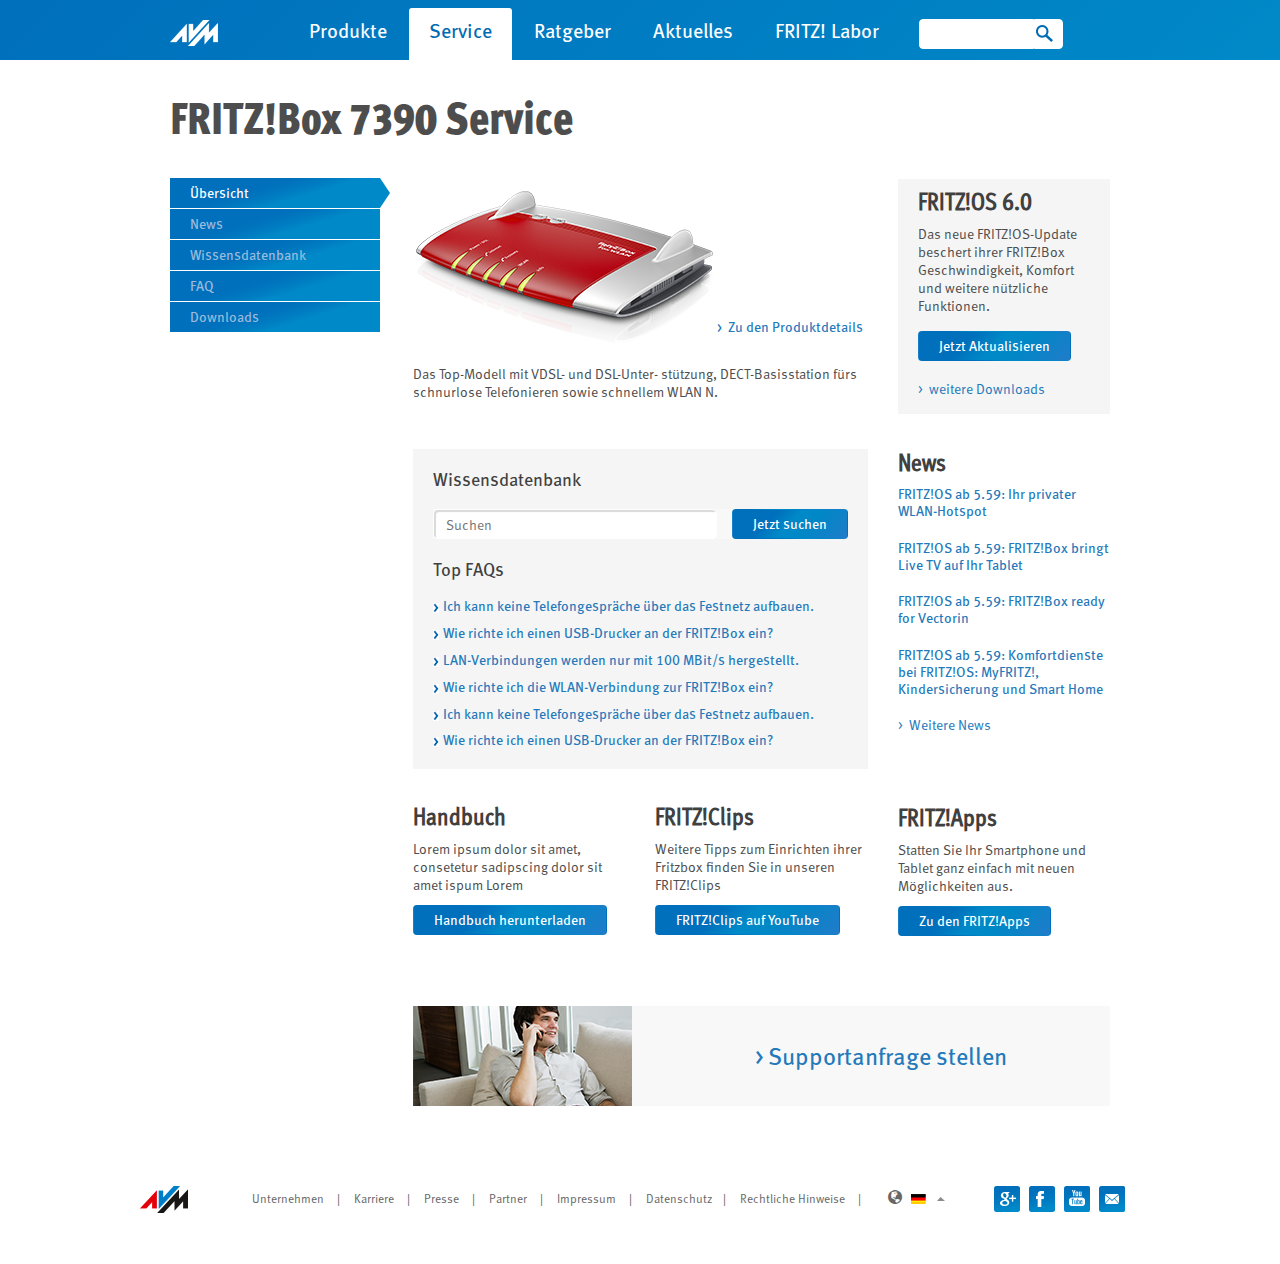
<file: Klickdummy/serviceOverview.html>
<!DOCTYPE html>
<html lang="en">
  <head>
    <meta charset="utf-8">
    <meta name="viewport" content="width=device-width, initial-scale=1.0">
    <meta name="description" content="">
    <meta name="author" content="">
    <link rel="shortcut icon" href="../../assets/ico/favicon.png">

    <title>AVM Klickdummy | Produkteinstiegsseite</title>

    <!-- Bootstrap core CSS -->
    <link href="assets/css/bootstrap.css" rel="stylesheet">
    <link href="assets/css/carousel.css" rel="stylesheet">
    <!-- Custom styles for this template -->
    <link href="assets/css/offcanvas.css" rel="stylesheet">

    <!-- HTML5 shim and Respond.js IE8 support of HTML5 elements and media queries -->
    <!--[if lt IE 9]>
      <script src="assets/js/html5shiv.js"></script>
      <script src="assets/js/respond.min.js"></script>
    <![endif]-->
  </head>

  <body id="serviceOverview" class="no-js">
    <div class="navbar navbar-inverse">
      <div class="container">

        <div class="navbar-header">
          <button type="button" class="navbar-toggle" data-toggle="slide-off" data-target=".navbar-collapse">
            <span class="icon-bar"></span>
            <span class="icon-bar"></span>
            <span class="icon-bar"></span>
          </button>
          <a class="navbar-brand" href="index.html"><img src="assets/img/logo/AVM-logo-white.png" alt="AVM"></a>
        </div>

        <div id="header-nav" class="navbar-collapse collapse">
          <ul class="nav navbar-nav">
            <li class="searchbar">
              <form>
                <div class="input-group search">
                    <input type="search" class="form-control" placeholder=""/>
                    <span class="input-group-btn">
                        <button type="submit" class="btn btn-default">&nbsp;</button>
                    </span> 
                </div>
              </form>                
            </li>
            <li><a href="products.html">Produkte</a></li>
            <li class="active"><a href="service.html">Service</a></li>
            <li><a href="#">Ratgeber</a></li>
            <li><a href="#">Aktuelles</a></li>
            <li><a href="#">FRITZ! Labor</a></li>
          </ul>
        </div><!--/.navbar-collapse -->

        <form class="navbar-right">
          <div class="input-group search">
              <input type="search" class="form-control" placeholder=""/>
              <span class="input-group-btn">
                  <button type="submit" class="btn btn-default">&nbsp;</button>
              </span> 
          </div>
        </form>

      </div><!--/.container-->
    </div><!--/.navbar-->

    <div class="container">
      <div class="row">
        <div class="col-lg-12 col-xs-12 col-sm-12 col-md-12 ">
          <h1>FRITZ!Box 7390 Service</h1>
        </div>
      </div><!--/row-->   

      <div class="row">
        <div id="side-nav" class="col-lg-3 col-xs-12 col-sm-3 col-md-3">
          <ul class="nav navbar-nav side">
            <li class="active"><a href="serviceOverview.html">Übersicht</a></li>
            <li><a href="">News</a></li>
            <li><a href="wissensdatenbank.html">Wissensdatenbank</a></li>
             <li><a href="">FAQ</a></li>
            <li><a href="">Downloads</a></li>  
          </ul>
        </div><!-- end side-nav -->

        <div id="mobile-side-nav" class="col-lg-3 col-xs-12 col-sm-4 col-md-3">
          <div>
            <ul class="nav mobile trigger">
            <li class="active"><a data-toggle="collapse"  data-parent="" href="#collapseNav" class="collapsed">Übersicht <span></span></a></li>
            </ul>
          </div>

          <div class="col-xs-12 collapse" id="collapseNav">
            <ul class="nav mobile">
              <li><a href="">News</a></li>
              <li><a href="wissensdatenbank.html">Wissensdatenbank</a></li>
              <li><a href="">FAQ</a></li>
              <li><a href="">Downloads</a></li>       
            </ul>
          </div>
        </div><!-- #mobile-side-nav -->

        <div class="row" style="padding:0; margin:0;">
          <div id="main-content" class="col-lg-6  col-xs-12 col-sm-9 col-md-6" style="padding-right:0">
            <img src="assets/img/service/service-thumb9.png" alt="" class="img-responsive">
            <p class="description">Das Top-Modell mit VDSL- und DSL-Unter- stützung, DECT-Basisstation fürs schnurlose Telefonieren sowie schnellem WLAN N.
            </p> 
            <p class="moreLinks"><a href="">>&nbsp;&nbsp;Zu den Produktdetails</a></p>
          </div>
          <div  class="col-lg-0 col-xs-12 col-sm-3 col-md-0">  </div>
          <div  class="col-lg-3 col-xs-12 col-sm-9 col-md-3">
          <div class="grey-panel">
            <h3>FRITZ!OS 6.0</h3>
            <p>Das neue FRITZ!OS-Update beschert ihrer FRITZ!Box Geschwindigkeit, Komfort und weitere nützliche Funktionen.</p>
            <button class="btn blue-btn" type="button">Jetzt Aktualisieren</button>
            <p class="moreLinks"><a href="">>&nbsp;&nbsp;weitere Downloads</a></p>
          </div>
          </div>
        </div> <!-- end ROW -->

        <div class="row" style="padding:0; margin:0;">

          <div class="col-lg-3 col-xs-12 col-sm-3 col-md-3">  </div>
          <div class="col-lg-6  col-xs-12 col-sm-9 col-md-6">
           <div class="grey-panel">
            <h4>Wissensdatenbank</h4>
            <form>
              <div class="input-group searchbar small">
                <input type="text" class="form-control" placeholder="Suchen">
                <span class="input-group-btn">
                  <button class="btn btn-search" type="button">Jetzt suchen</button>
                </span>
              </div>
            </form>

            <div class="additional-links">
              <h4>Top FAQs</h4>
              <ul>
                <li><a href="">Ich kann keine Telefongespräche über das Festnetz aufbauen.</a> </li>
                <li><a href="">Wie richte ich einen USB-Drucker an der FRITZ!Box ein?</a></li>
                <li> <a href="">LAN-Verbindungen werden nur mit 100 MBit/s hergestellt.</a></li> 
                <li><a href="">Wie richte ich die WLAN-Verbindung zur FRITZ!Box ein?</a></li>
                <li> <a href="">Ich kann keine Telefongespräche über das Festnetz aufbauen.</a></li> 
                <li><a href="">Wie richte ich einen USB-Drucker an der FRITZ!Box ein?</a></li>
              </ul>
            </div>
          </div>
         </div>
        <div  class="col-lg-0 col-xs-12 col-sm-3 col-md-0">  </div>
        <div class="col-lg-3 col-xs-12 col-sm-9 col-md-3 white-panel" >
          <h3>News</h3>
          <ul class="simple-list">
            <li><a href="">FRITZ!OS ab 5.59: Ihr privater WLAN-Hotspot</a></li>
            <li><a href="">FRITZ!OS ab 5.59: FRITZ!Box bringt Live TV auf Ihr Tablet</a></li>
            <li><a href="">FRITZ!OS ab 5.59: FRITZ!Box ready for Vectorin</a></li>
            <li><a href="">FRITZ!OS ab 5.59: Komfortdienste bei FRITZ!OS: MyFRITZ!, Kindersicherung und Smart Home</a></li>
            <p class="moreLinks"><a href="">>&nbsp;&nbsp;Weitere News</a></p>
          </ul>
        </div>
       </div> <!-- end ROW -->

      <div id="teasers" class="row" style="margin:0; padding:0;">
       <div class="col-lg-3 col-xs-0 col-sm-3 col-md-3">  </div>
       <div class="col-lg-3  col-xs-12 col-sm-9 col-md-3 " >
          <div class="additional-block">
          <h3>Handbuch</h3>
          <p>Lorem ipsum dolor sit amet, consetetur sadipscing dolor sit amet ispum Lorem</p>
          <button class="btn blue-btn" type="button">Handbuch herunterladen</button>
          </div>
        </div>
        <div class="col-lg-3  col-xs-12 col-sm-9 col-md-3" >
          <div class="additional-block">
          <h3>FRITZ!Clips</h3>
          <p>Weitere Tipps zum Einrichten ihrer Fritzbox finden Sie in unseren FRITZ!Clips</p>
          <button class="btn blue-btn" type="button">FRITZ!Clips auf YouTube</button>
          </div>
        </div>
       <div class="col-lg-3 col-xs-0 col-sm-3 col-md-3">  </div>
       <div class="col-lg-3  col-xs-12 col-sm-9 col-md-3" >
          <div class="additional-block">
          <h3>FRITZ!Apps</h3>
          <p> Statten Sie Ihr Smartphone und Tablet ganz einfach mit neuen Möglichkeiten aus.</p>
          <button class="btn blue-btn" type="button">Zu den FRITZ!Apps</button>
          </div>
        </div>
      </div>
    
      <div  class="row" style="padding:0; margin:0;">
        <div class="col-lg-3 col-xs-0 col-sm-0 col-md-3"></div>
        <div id="support-wrapper" class="col-lg-9 col-xs-12 col-sm-12 col-md-9">
          <div id="support">
            <div class="image-block">
              <img src="assets/img/service/service-thumb8.jpg" alt="" class="img-responsive">
            </div>
            <div class="content-centered">
                 <a href="">>&nbsp;Supportanfrage stellen</a>
            </div>
          </div> 
        </div>
      </div><!--/row-->   

   <footer>
     <div class="row">

       <div class="col-6  col-sm-12 col-md-1 col-lg-1" style="padding-left: 0;">
         <a href="#" class="footer-brand"><img src="assets/img/logo/AVM-logo-color.png" alt="AVM"></a>  
       </div>

       <div id="footer-nav" class="col-6  col-sm-12 col-md-8  col-lg-8">
         <p><a href="#"> Unternehmen <span>|</span></a> 
            <a href="#"> Karriere <span>|</span></a> 
            <a href="#">Presse <span>|</span></a> 
            <a href="#">Partner <span>|</span></a> 
            <a href="#">Impressum <span>|</span></a> 
            <a href="#"> Datenschutz<span>|</span></a> 
            <a class="last" href="#">Rechtliche Hinweise <span>|</span></a> 
         </p> 
       </div>
       <ul class="nav navbar-nav loc">
         <li class="dropdown">
           <ul class="dropdown-menu">
             <li><a href="#"><span class="flag icon-germany"></span>Germany</a></li>
             <li  class="active"> <a href="#"><span class="flag icon-austria"></span>Austria</a></li>
             <li><a href="#"><span class="flag icon-switzerland"></span>Switzerland (german)</a></li>
             <li><a href="#"><span class="flag icon-switzerland"></span>Switzerland (french)</a></li>
             <li><a href="#"><span class="flag icon-belgium"></span>Belgium</a></li>
             <li><a href="#"><span class="flag icon-netherlands"></span>Netherlands</a></li>
             <li><a href="#"><span class="flag icon-luxemburg"></span>Luxembourg</a></li>
             <li><a href="#"><span class="flag icon-poland"></span>Poland</a></li>
             <li><a href="#"><span class="flag icon-italy"></span>Italy</a></li>
             <li><a href="#"><span class="flag icon-spain"></span>Spain</a></li>
             <li><a href="#"><span class="flag icon-international"></span>International</a></li>
           </ul>
           <a href="#" class="dropdown-toggle" data-toggle="dropdown"><span class="glyphicon glyphicon-globe"></span> <i class="flag icon-germany"></i> <b class="caret"></b></a>
          
         </li>
       </ul>
   
       <div class="socials">
         <a href="#" class="icon-googleplus"></a> &nbsp;
         <a href="#" class="icon-facebook"></a> &nbsp;
         <a href="#" class="icon-youtube"></a> &nbsp;
         <a href="#" class="icon-mail"></a>
       </div>
     </div><!--/.row-->
   </footer>
 </div>
</div><!--/.container-->



    <!-- Bootstrap core JavaScript
    ================================================== -->
    <!-- Placed at the end of the document so the pages load faster -->
    <script src="assets/js/jquery.js"></script>
    <script src="assets/js/bootstrap.min.js"></script>
    <script src="assets/js/holder.js"></script>
    <script src="assets/js/offcanvas-nav.js"></script>
    <script src="assets/js/categorizr.js"></script>

<script>
    $('.navbar-collapse').on('shown.bs.collapse', function () {
       $(".mob").removeClass("icon-none").addClass("icon-none");
    });

    $('.navbar-collapse').on('hidden.bs.collapse', function () {
       $(".mob").removeClass("icon-bar").addClass("icon-bar");
    }); 
</script>

<script>
    $('#collapseDiv').on('shown.bs.collapse', function () {
       $(".glyphicon").removeClass("glyphicon-minus").addClass("glyphicon-minus");
    });

    $('#collapseDiv').on('hidden.bs.collapse', function () {
       $(".glyphicon").removeClass("glyphicon-plus").addClass("glyphicon-plus");
    }); 
</script>
<script>
  $(document).ready(function() {  
       $('body').removeClass('no-js');
  });  
</script>

  </body>
</html>
</file>
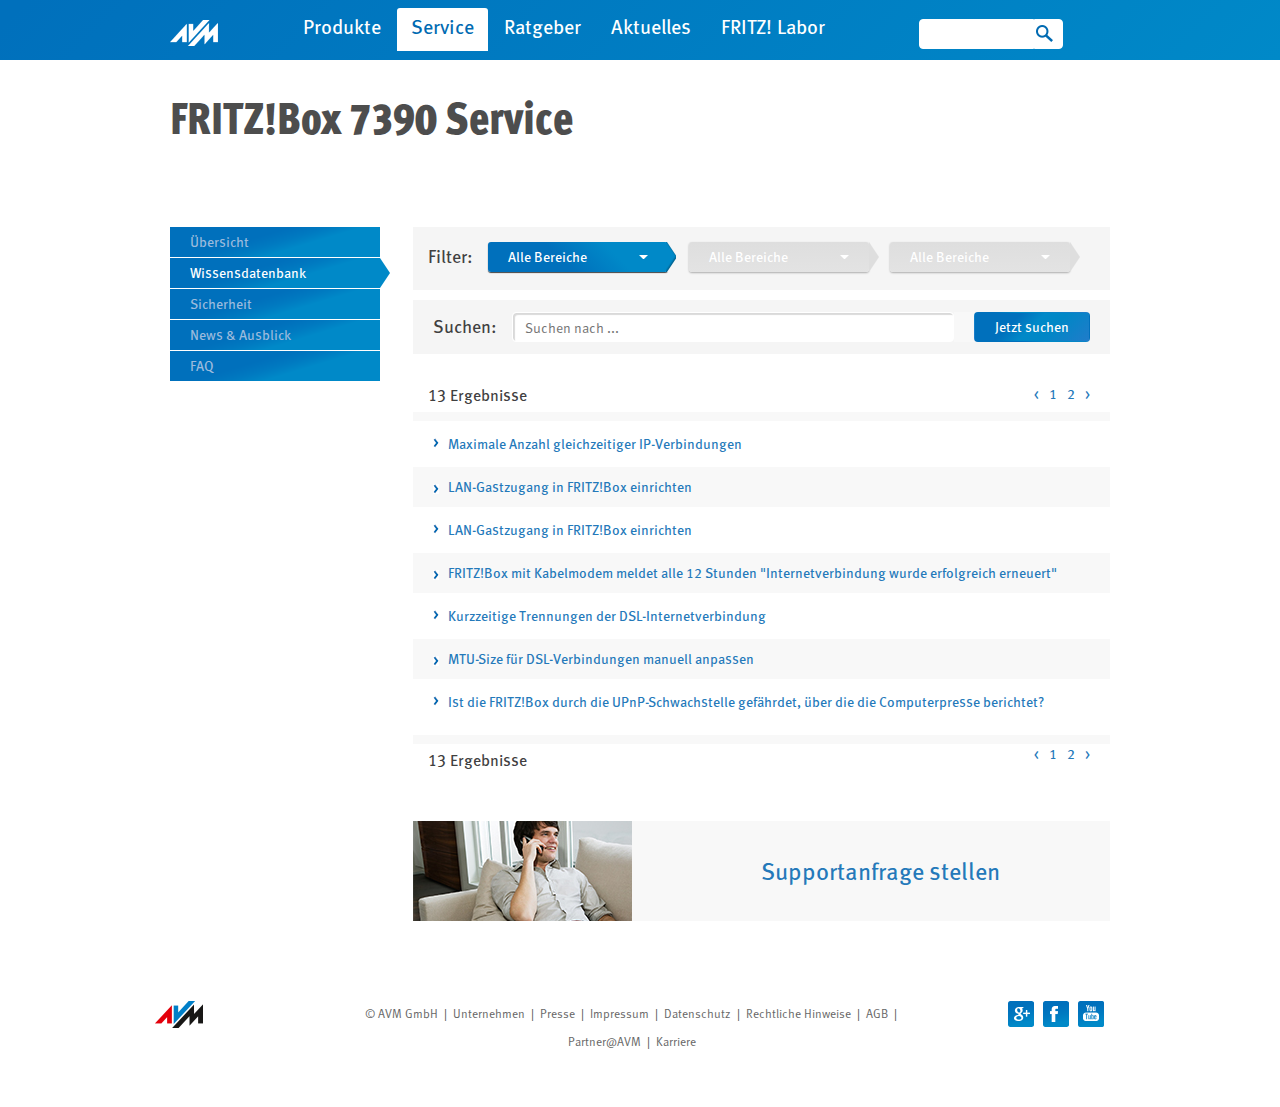
<file: Klickdummy/wissendatenbank.html>
<!DOCTYPE html>
<html lang="en">
  <head>
    <meta charset="utf-8">
    <meta name="viewport" content="width=device-width, initial-scale=1.0">
    <meta name="description" content="">
    <meta name="author" content="">
    <link rel="shortcut icon" href="../../assets/ico/favicon.png">

    <title>AVM Klickdummy | Produkteinstiegsseite</title>

    <!-- Bootstrap core CSS -->
    <link href="assets/css/bootstrap.css" rel="stylesheet">
    <link href="assets/css/carousel.css" rel="stylesheet">
    <!-- Custom styles for this template -->
    <link href="assets/css/offcanvas.css" rel="stylesheet">

    <!-- HTML5 shim and Respond.js IE8 support of HTML5 elements and media queries -->
    <!--[if lt IE 9]>
      <script src="assets/js/html5shiv.js"></script>
      <script src="assets/js/respond.min.js"></script>
    <![endif]-->

    <script src="http://cdn.jquerytools.org/1.2.7/full/jquery.tools.min.js"></script>
  </head>

  <body id="serviceOverview">

    <div class="navbar navbar-inverse">
      <div class="container">

        <div class="navbar-header">
          <button type="button" class="navbar-toggle" data-toggle="slide-off" data-target=".navbar-collapse">
            <span class="icon-bar"></span>
            <span class="icon-bar"></span>
            <span class="icon-bar"></span>
          </button>
          <a class="navbar-brand" href="index.html"><img src="assets/img/logo/AVM-logo-white.png" alt="AVM"></a>
        </div>

        <div class="navbar-collapse collapse">
          <ul class="nav navbar-nav">
            <li class="searchbar">
              <form>
                <div class="input-group search">
                    <input type="search" class="form-control" placeholder=""/>
                    <span class="input-group-btn">
                        <button type="submit" class="btn btn-default">&nbsp;</button>
                    </span> 
                </div>
              </form>                
            </li>
            <li><a href="products.html">Produkte</a></li>
            <li class="active"><a href="service.html">Service</a></li>
            <li><a href="#">Ratgeber</a></li>
            <li><a href="#">Aktuelles</a></li>
            <li><a href="#">FRITZ! Labor</a></li>
          </ul>
        </div><!--/.navbar-collapse -->

        <form class="navbar-right">
          <ul class="nav navbar-nav loc">
            <li class="dropdown">
              <a href="#" class="dropdown-toggle" data-toggle="dropdown"><span class="glyphicon glyphicon-globe"></span> <span class="region">AUS</span> <b class="caret"></b></a>
              <ul class="dropdown-menu">
                <li class="dropdown-header"><h3><a href="#">LAND</a></h3></li>
                <li><a href="#">Germany</a></li>
                <li class="active"><a href="#">Austria</a></li>
                <li><a href="#">Switzerland (german)</a></li>
                <li><a href="#">Switzerland (french)</a></li>
                <li><a href="#">Belgium</a></li>
                <li><a href="#">Netherlands</a></li>
                <li><a href="#">Luxembourg</a></li>
                <li><a href="#">Poland</a></li>
                <li><a href="#">Italy</a></li>
                <li><a href="#">Spain</a></li>
                <li><a href="#">Great Britain</a></li>
                <li><a href="#">International</a></li>
              </ul>
            </li>
          </ul>
          <div class="input-group search">
              <input type="search" class="form-control" placeholder=""/>
              <span class="input-group-btn">
                  <button type="submit" class="btn btn-default">&nbsp;</button>
              </span> 
          </div>
        </form>

      </div>
    </div>


    <div class="container">

      <div class="row">

        <div class="col-lg-12 col-xs-12 col-sm-12 col-md-12 ">
          <h1>FRITZ!Box 7390 Service<br /><br /></h1>
        </div>
      </div><!--/row-->   

      <div class="row">
         <div id="side-nav" class="col-lg-3 col-xs-12 col-sm-3 col-md-3">
           <ul class="nav navbar-nav side">
             <li><a href="">Übersicht</a></li>
             <li class="active"><a href="wissendatenbank.html">Wissensdatenbank</a></li>
              <li><a href="">Sicherheit</a></li>
               <li><a href="">News & Ausblick</a></li>
               <li><a href="">FAQ</a></li>      
           </ul>
        </div>



       <div id="mobile-side-nav" class="col-lg-3 col-xs-12 col-sm-3 col-md-3">

        <div>
           <ul class="nav mobile trigger">
             <li class="active"><a data-toggle="collapse"  data-parent="" href="#collapseNav" class="collapsed">Wissensdatenbank<span></span></a></li>
           </ul>
        </div>

        <div class="col-xs-12 collapse" id="collapseNav">
             <ul class="nav mobile">
               <li><a href="">Übersicht</a></li>
               <li><a href="">Sicherheit</a></li>
               <li><a href="">News & Ausblick</a></li>
               <li><a href="">FAQ</a></li>      
             </ul>
        </div>

        </div>



      
        <div class="col-lg-9 col-xs-12 col-sm-9 col-md-9">

           <div class="filterbar filter-header">
           <p class="filtervalue"></p>
               <h4>Filter:</h4>
              <div class="filter-wrapper">
                 <div  id="filter1" class="filter filter-trigger">
                   <a id="data-hardware" data-toggle="collapse"  data-parent="filter-data1" href="#filter-data1" class="collapsed active">Alle Bereiche <span></span></a>
                  </div>
                  <div>
                  <div id="filter-data1" class="collapse filter filter-data" data-parent="filter1">
                        <ul class="">
                          <li><a href="">Alle Bereiche</a></li>
                          <li><a href="">Internet + Heimnetz</a></li>
                        </ul>
                   </div>
                   </div>

     

                </div>
                <div class="filter-wrapper">
                  <div  id="filter2" class="filter filter-trigger not-active">
                   <a id="data-problems" data-toggle="collapse"  data-parent="filter-data2" href="#filter-data2" class="collapsed">Alle Bereiche <span></span></a>
                  </div>
                  <div>
                  <div id="filter-data2" class="collapse filter filter-data" data-parent="filter2">
                        <ul class="">
                          <li><a href="">Alle Bereiche</a></li>
                          <li><a href="">Internetzugang</a></li>
                          <li><a href="">Netzwerk</a></li>
                          <li><a href="">MyFRITZ!</a></li>
                          <li><a href="">Sicherheit + Freigaben </a></li>
                          <li><a href="">VPN</a></li>
                          <li><a href="">Speicher (NAS)</a></li>            
                        </ul>
                   </div>
                   </div>
                 </div>
                <div class="filter-wrapper">
                <div  id="filter3" class="filter filter-trigger not-active">
                 <a id="data-specific" data-toggle="collapse"  data-parent="filter-data3" href="#filter-data3" class="collapsed">Alle Bereiche <span></span></a>
                </div>

                <div>
                <div id="filter-data3" class="collapse filter filter-data" data-parent="filter3">
                      <ul class="">
                        <li><a href="">Alle Bereiche</a></li>
                        <li><a href="">Internetzugang einrichten</a></li>
                        <li><a href="">Internetzugangsprobleme beheben</a></li>
                        <li><a href="">Internetzugang regulieren (z.B. Kindersicherung)</a></li>
                        <li><a href="">Andere Themen zum Internetzugang</a></li>      
                      </ul>
                 </div>
                 </div>
                 </div>

           </div>       
    
        </div>


        <div class="col-lg-9 col-xs-12 col-sm-9 col-md-9">
          <div class="more searchbar search-header">
           <h4>Suchen:</h4>

            <form>

              <div class="input-group searchbar">
                <input type="text" class="form-control" placeholder="Suchen nach ...">
                <span class="input-group-btn">
                  <button class="btn btn-search" type="button">Jetzt suchen</button>
                </span>
              </div>
            </form>

          </div>
         </div>

      </div> <!--end ROW -->
      <div class="clearfix"></div>  


      <div class="row">
        <div class="col-lg-3 col-xs-0 col-sm-3 col-md-3"></div> 
        <div id="search-results" class="col-lg-9 col-xs-12 col-sm-9 col-md-9">
        <div id="search-header">
          <input type='hidden' id='current_page' />
          <input type='hidden' id='show_per_page' /> 
          <div class="search-count"><span></span> Ergebnisse</div>
          <div class="search-nav"> </div>
        </div>
        <div id="search-content">
          <ul>
            <li> <a href="" data-hardware="Internet + Heimnetz" data-problems="Internetzugang" data-specific="Internetzugang einrichten">
              Maximale Anzahl gleichzeitiger IP-Verbindungen</a></li>
             <li> <a href="" data-hardware="Internet + Heimnetz" data-problems="Internetzugang" data-specific="Andere Themen zum Internetzugang">LAN-Gastzugang in FRITZ!Box einrichten</a></li>
             <li> <a href="" data-hardware="Internet + Heimnetz" data-problems="Netzwerk" data-specific="Andere Themen zum Netzwerk">LAN-Gastzugang in FRITZ!Box einrichten</a></li>
             <li> <a href="" data-hardware="Internet + Heimnetz" data-problems="Internetzugang" data-specific="Internetzugang einrichten">FRITZ!Box mit Kabelmodem meldet alle 12 Stunden "Internetverbindung wurde erfolgreich erneuert"</a></li>
             <li><a href="" data-hardware="Internet + Home network" data-problems="Netzwerk" data-specific="Andere Themen zum Netzwerk">Kurzzeitige Trennungen der DSL-Internetverbindung</a></li>
             <li><a href="" data-hardware="Internet + Heimnetz" data-problems="Netzwerk" data-specific="Andere Themen zum Netzwerk">MTU-Size für DSL-Verbindungen manuell anpassen</a></li>
             <li><a href="" data-hardware="Internet + Heimnetz" data-problems="Internetzugang" data-specific="Internetzugang einrichten">Ist die FRITZ!Box durch die UPnP-Schwachstelle gefährdet, über die die Computerpresse berichtet?</a></li>
             <li><a href="" data-hardware="Internet + Heimnetz" data-problems="Internetzugang" data-specific="Internetzugang einrichten">Kennworte werden verkürzt bzw. verlängert</a></li>
             <li><a href="" data-hardware="Internet + Heimnetz" data-problems="Netzwerk" data-specific="Andere Themen zum Netzwerk">Anwendung (z.B. SSH) verliert gelegentlich die Verbindung zu Gegenstellen im Internet</a></li>
             <li><a href="" data-hardware="Internet + Heimnetz" data-problems="Internetzugang" data-specific="Internetzugang einrichten">Unterstützte DSL-Anschlüsse</a></li>
             <li><a href="" data-hardware="USB-Geräte" data-problems="" data-specific="Internetzugangsprobleme beheben">IPv6-Unterstützung für FRITZ!Box-Heimnetz einrichten</a></li>
             <li><a href="" data-hardware="Internet + Heimnetz" data-problems="Internetzugang" data-specific="Internetzugang einrichten">Andere DNS-Server in FRITZ!Box einrichten</a></li>
             <li><a href="" data-hardware="Internet + Heimnetz" data-problems="Internetzugang" data-specific="Internetzugang einrichten">VPN-Software eines anderen Herstellers über Internetverbindung der FRITZ!Box nutzen</a></li>
          </ul> 
        </div>
        <div id="search-footer">
          <div class="search-count"><span></span> Ergebnisse</div>
          <div class="search-nav"> </div>
        </div>   
        </div> 
      </div><!--/row-->   
      <div class="clearfix"></div>   

        <div  class="row">
          <div class="col-lg-3 col-xs-0 col-sm-0 col-md-3"></div>
          <div class="col-lg-9 col-xs-12 col-sm-12 col-md-9">
            <div id="support">

              <div class="image-block">
                <img src="assets/img/service/service-thumb8.jpg" alt="" class="img-responsive">
              </div>

              <div class="content-centered">
                   <a href="">Supportanfrage stellen</a>
              </div>

              </div> 
            </div>
        </div><!--/row-->   


      <footer>
        <div class="row">

          <div class="col-6 col-sm-2 col-lg-2" style="padding-left: 0;">
            <a href="#" class="footer-brand"><img src="assets/img/logo/AVM-logo-color.png" alt="AVM"></a>  
          </div>

          <div class="col-6 col-sm-8 col-lg-8">
            <p  class="text-center"><a href="#">&copy; AVM GmbH</a> &nbsp;|&nbsp; <a href="#">Unternehmen</a> &nbsp;|&nbsp; <a href="#">Presse</a> &nbsp;|&nbsp; <a href="#">Impressum</a> &nbsp;|&nbsp; <a href="#">Datenschutz</a> &nbsp;|&nbsp; <a href="#">Rechtliche Hinweise</a> &nbsp;|&nbsp; <a href="#">AGB</a> &nbsp;|&nbsp; <a href="#">Partner@AVM</a> &nbsp;|&nbsp; <a href="#">Karriere</a>
            </p>
          </div>

          <div class="col-6 col-sm-2 col-lg-2" style="padding-right: 0;">
            <div class="socials">
               <a href="#" class="icon-googleplus"></a> &nbsp;
               <a href="#" class="icon-facebook"></a> &nbsp;
               <a href="#" class="icon-youtube"></a> &nbsp;
            </div>
          </div>

        </div>

      </footer>

    </div><!--/.container-->



    <!-- Bootstrap core JavaScript
    ================================================== -->
    <!-- Placed at the end of the document so the pages load faster -->
    <script src="assets/js/jquery.js"></script>
    <script src="assets/js/bootstrap.min.js"></script>
    <script src="assets/js/holder.js"></script>

    <script src="assets/js/filters.js"></script>
    <script src="assets/js/offcanvas-nav.js"></script>
     <script src="assets/js/categorizr.js"></script>

<script>
    $('.navbar-collapse').on('shown.bs.collapse', function () {
       $(".mob").removeClass("icon-none").addClass("icon-none");
    });

    $('.navbar-collapse').on('hidden.bs.collapse', function () {
       $(".mob").removeClass("icon-bar").addClass("icon-bar");
    }); 
</script>

<script>
    $('#collapseDiv').on('shown.bs.collapse', function () {
       $(".glyphicon").removeClass("glyphicon-minus").addClass("glyphicon-minus");
    });

    $('#collapseDiv').on('hidden.bs.collapse', function () {
       $(".glyphicon").removeClass("glyphicon-plus").addClass("glyphicon-plus");
    }); 
</script>

  </body>
</html>
</file>
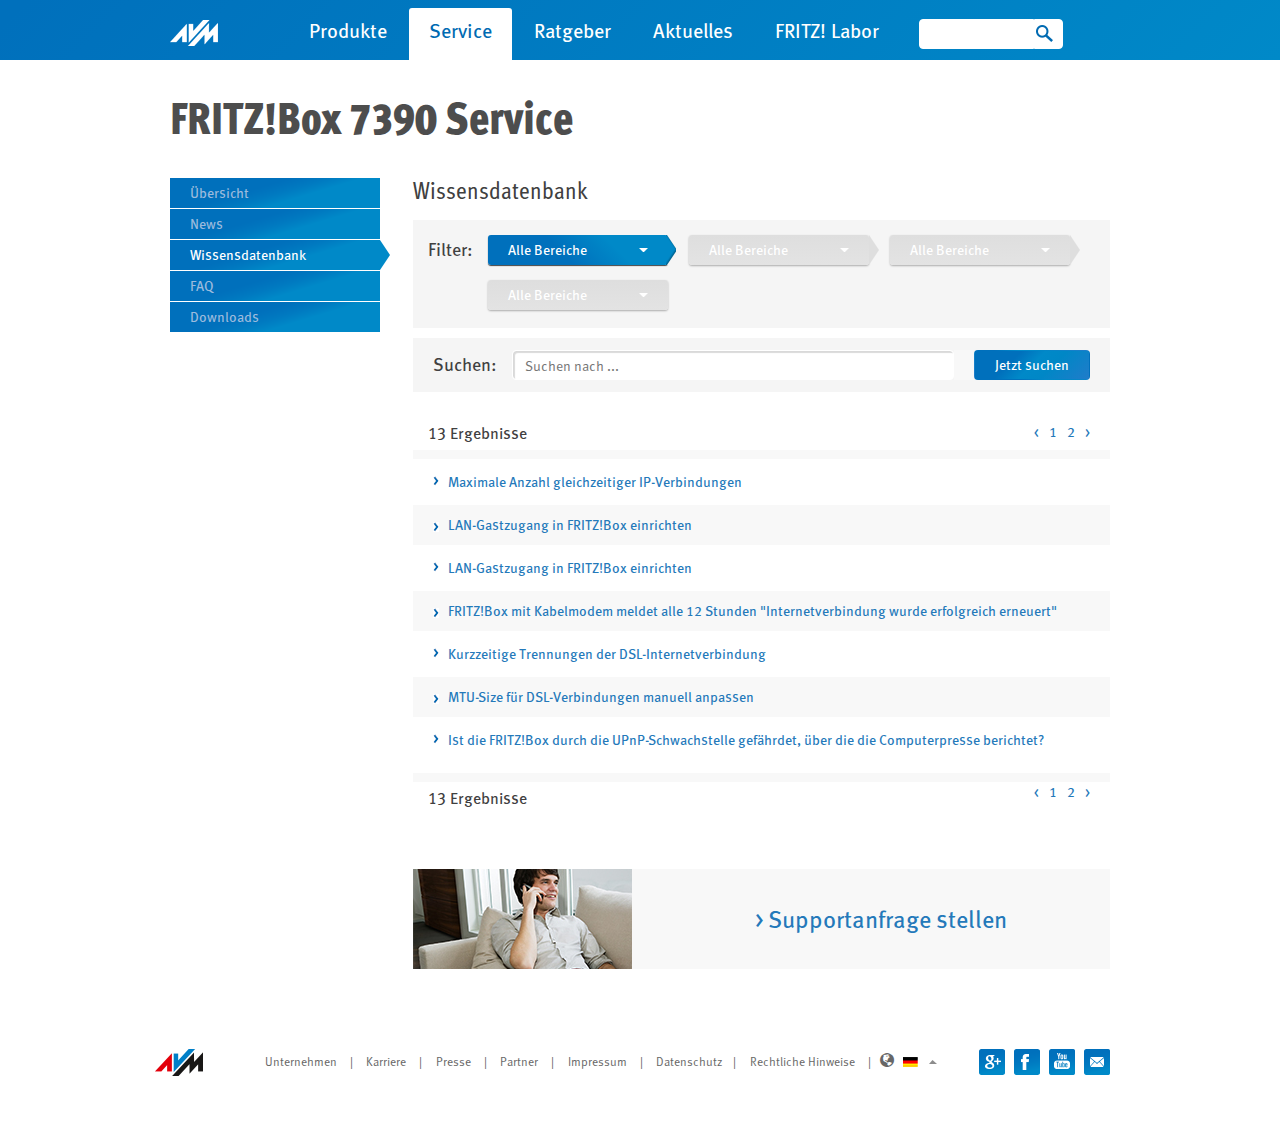
<file: Klickdummy/wissensdatenbank.html>
<!DOCTYPE html>
<html lang="en">
  <head>
    <meta charset="utf-8">
    <meta name="viewport" content="width=device-width, initial-scale=1.0">
    <meta name="description" content="">
    <meta name="author" content="">
    <link rel="shortcut icon" href="../../assets/ico/favicon.png">

    <title>AVM Klickdummy | Produkteinstiegsseite</title>

    <!-- Bootstrap core CSS -->
    <link href="assets/css/bootstrap.css" rel="stylesheet">
    <link href="assets/css/carousel.css" rel="stylesheet">
    <!-- Custom styles for this template -->
    <link href="assets/css/offcanvas.css" rel="stylesheet">

    <!-- HTML5 shim and Respond.js IE8 support of HTML5 elements and media queries -->
    <!--[if lt IE 9]>
      <script src="assets/js/html5shiv.js"></script>
      <script src="assets/js/respond.min.js"></script>
    <![endif]-->

    <script src="http://cdn.jquerytools.org/1.2.7/full/jquery.tools.min.js"></script>
  </head>

  <body id="wissensdatenbank" class="no-js">
    <div class="navbar navbar-inverse">
      <div class="container">
        <div class="navbar-header">
          <button type="button" class="navbar-toggle" data-toggle="slide-off" data-target=".navbar-collapse">
            <span class="icon-bar"></span>
            <span class="icon-bar"></span>
            <span class="icon-bar"></span>
          </button>
          <a class="navbar-brand" href="index.html"><img src="assets/img/logo/AVM-logo-white.png" alt="AVM"></a>
        </div>

        <div id="header-nav" class="navbar-collapse collapse">
          <ul class="nav navbar-nav">
            <li class="searchbar">
              <form>
                <div class="input-group search">
                    <input type="search" class="form-control" placeholder=""/>
                    <span class="input-group-btn">
                        <button type="submit" class="btn btn-default">&nbsp;</button>
                    </span> 
                </div>
              </form>                
            </li>
            <li><a href="products.html">Produkte</a></li>
            <li class="active"><a href="service.html">Service</a></li>
            <li><a href="#">Ratgeber</a></li>
            <li><a href="#">Aktuelles</a></li>
            <li><a href="#">FRITZ! Labor</a></li>
          </ul>
        </div><!--/.navbar-collapse -->

        <form class="navbar-right">
          <div class="input-group search">
            <input type="search" class="form-control" placeholder=""/>
            <span class="input-group-btn">
                <button type="submit" class="btn btn-default">&nbsp;</button>
            </span> 
          </div>
        </form>
      </div><!--/.container -->
    </div><!--/.navbar -->


    <div class="container">
      <div class="row">
        <div class="col-lg-12 col-xs-12 col-sm-12 col-md-12 ">
          <h1>FRITZ!Box 7390 Service</h1>
        </div>
      </div><!--/row-->   

      <div class="row">
        <div id="side-nav" class="col-lg-3 col-xs-12 col-sm-3 col-md-3">
           <ul class="nav navbar-nav side">
            <li><a href="serviceOverview.html">Übersicht</a></li>
            <li><a href="">News</a></li>
            <li class="active"><a href="wissensdatenbank.html">Wissensdatenbank</a></li>
            <li><a href="">FAQ</a></li>
            <li><a href="">Downloads</a></li>  
           </ul>
         </div><!--/#side-nav -->



       <div id="mobile-side-nav" class="col-lg-3 col-xs-12 col-sm-3 col-md-3">
         <div>
           <ul class="nav mobile trigger">
             <li class="active">
              <a data-toggle="collapse"  data-parent="" href="#collapseNav" class="collapsed">
                Wissensdatenbank<span></span></a></li>
           </ul>
         </div>
          <div class="col-xs-12 collapse" id="collapseNav">
           <ul class="nav mobile"> 
            <li><a href="serviceOverview.html">Übersicht</a></li>
            <li><a href="">News</a></li>
            <li><a href="">FAQ</a></li>
            <li><a href="">Downloads</a></li>      
           </ul>
          </div>
        </div><!--/#mobile-side-nav -->
      
        <div class="col-lg-9 col-xs-12 col-sm-9 col-md-9">
         <h2 class="page-title">Wissensdatenbank</h2>
          <div class="filterbar filter-header">
           <p class="filtervalue"></p>
            <h4>Filter:</h4>
            <div class="filter-wrapper">
             <div  id="filter1" class="filter filter-trigger">
               <a id="data-hardware" data-toggle="collapse"  data-parent="filter-data1" href="#filter-data1" class="collapsed active">Alle Bereiche </a>
               <span></span>
              </div>
              <div>
                <div id="filter-data1" class="collapse filter filter-data" data-parent="filter1">
                      <ul class="">
                        <li><a href="">Alle Bereiche</a></li>
                        <li><a href="">Internet + Heimnetz</a></li>
                      </ul>
                 </div>
               </div>
            </div><!--/.filter-wrapper -->
            <div class="filter-wrapper">
              <div  id="filter2" class="filter filter-trigger not-active">
                 <a id="data-problems" data-toggle="collapse"  data-parent="filter-data2" href="#filter-data2" class="collapsed">Alle Bereiche </a>
                 <span></span>
              </div>
              <div>
                <div id="filter-data2" class="collapse filter filter-data" data-parent="filter2">
                  <ul class="">
                    <li><a href="">Alle Bereiche</a></li>
                    <li><a href="">Internetzugang</a></li>
                    <li><a href="">Netzwerk</a></li>
                    <li><a href="">MyFRITZ!</a></li>
                    <li><a href="">Sicherheit + Freigaben </a></li>
                    <li><a href="">VPN</a></li>
                    <li><a href="">Speicher (NAS)</a></li>            
                  </ul>
                 </div>
               </div>
             </div><!--/.filter-wrapper -->
            <div class="filter-wrapper">
              <div  id="filter3" class="filter filter-trigger not-active">
                 <a id="data-specific" data-toggle="collapse"  data-parent="filter-data3" href="#filter-data3" class="collapsed">Alle Bereiche </a>
                 <span></span>
              </div>
              <div>
                <div id="filter-data3" class="collapse filter filter-data" data-parent="filter3">
                  <ul class="">
                    <li><a href="">Alle Bereiche</a></li>
                    <li><a href="">Internetzugang einrichten</a></li>
                    <li><a href="">Internetzugangsprobleme beheben</a></li>
                    <li><a href="">Internetzugang regulieren (z.B. Kindersicherung)</a></li>
                    <li><a href="">Andere Themen zum Internetzugang</a></li>      
                  </ul>
                 </div>
               </div>
            </div><!--/.filter-wrapper -->

           <div class="filter-wrapper last">
             <div  id="filter4" class="filter filter-trigger not-active">
               <a id="data-moreSpecific" data-toggle="collapse"  data-parent="filter-data4" href="#filter-data4" class="collapsed">Alle Bereiche  </a>
               <span></span>
             </div>
             <div>
               <div id="filter-data4" class="collapse filter filter-data" data-parent="filter4">
                 <ul class="">
                  <li><a href="">Alle Bereiche</a></li>
                  <li><a href="">Mobilfunk einrichten</a></li>
                  <li><a href="">DSL-Router einrichten</a></li>   
                 </ul>
                </div>
              </div>
            </div><!--/.filter-wrapper -->
           </div> <!--/.filter-bar -->      
        </div>

        <div class="col-lg-9 col-xs-12 col-sm-9 col-md-9" style="float:right;">
          <div class="more searchbar search-header">
           <h4>Suchen:</h4>
            <form>
              <div class="input-group searchbar">
                <input type="text" class="form-control" placeholder="Suchen nach ...">
                <span class="input-group-btn">
                  <button class="btn btn-search" type="button">Jetzt suchen</button>
                </span>
              </div>
            </form>
          </div>
         </div>
      </div> <!--end ROW -->
      <div class="clearfix"></div>  

      <div class="row">
        <div class="col-lg-3 col-xs-0 col-sm-3 col-md-3"></div> 
        <div id="search-results" class="col-lg-9 col-xs-12 col-sm-9 col-md-9">
          <div id="search-header">
            <input type='hidden' id='current_page' />
            <input type='hidden' id='show_per_page' /> 
            <div class="search-count"><span></span> Ergebnisse</div>
            <div class="search-nav"> </div>
          </div>
          <div id="search-content">
            <ul>
              <li> <a href="" data-hardware="Internet + Heimnetz" data-problems="Internetzugang" data-specific="Internetzugang einrichten" data-moreSpecific="Mobilfunk einrichten">
                Maximale Anzahl gleichzeitiger IP-Verbindungen</a></li>
               <li> <a href="" data-hardware="Internet + Heimnetz" data-problems="Internetzugang" data-specific="Andere Themen zum Internetzugang" data-moreSpecific="">LAN-Gastzugang in FRITZ!Box einrichten</a></li>
               <li> <a href="" data-hardware="Internet + Heimnetz" data-problems="" data-specific="" data-moreSpecific="">LAN-Gastzugang in FRITZ!Box einrichten</a></li>
               <li> <a href="" data-hardware="Internet + Heimnetz" data-problems="Internetzugang" data-specific="Internetzugang einrichten" data-moreSpecific="DSL-Router einrichten">FRITZ!Box mit Kabelmodem meldet alle 12 Stunden "Internetverbindung wurde erfolgreich erneuert"</a></li>
               <li><a href="" data-hardware="" data-problems="" data-specific="" data-moreSpecific="DSL-Router einrichten">Kurzzeitige Trennungen der DSL-Internetverbindung</a></li>
               <li><a href="" data-hardware="Internet + Heimnetz" data-problems="" data-specific="" data-moreSpecific="">MTU-Size für DSL-Verbindungen manuell anpassen</a></li>
               <li><a href="" data-hardware="Internet + Heimnetz" data-problems="Internetzugang" data-specific="Internetzugang einrichten" data-moreSpecific="">Ist die FRITZ!Box durch die UPnP-Schwachstelle gefährdet, über die die Computerpresse berichtet?</a></li>
               <li><a href="" data-hardware="Internet + Heimnetz" data-problems="Internetzugang" data-specific="Internetzugang einrichten" data-moreSpecific="">Kennworte werden verkürzt bzw. verlängert</a></li>
               <li><a href="" data-hardware="Internet + Heimnetz" data-problems="" data-specific="" data-moreSpecific="">Anwendung (z.B. SSH) verliert gelegentlich die Verbindung zu Gegenstellen im Internet</a></li>
               <li><a href="" data-hardware="Internet + Heimnetz" data-problems="Internetzugang" data-specific="Internetzugang einrichten" data-moreSpecific="">Unterstützte DSL-Anschlüsse</a></li>
               <li><a href="" data-hardware="" data-problems="" data-specific="" data-moreSpecific="">IPv6-Unterstützung für FRITZ!Box-Heimnetz einrichten</a></li>
               <li><a href="" data-hardware="Internet + Heimnetz" data-problems="Internetzugang" data-specific="Internetzugang einrichten" data-moreSpecific="">Andere DNS-Server in FRITZ!Box einrichten</a></li>
               <li><a href="" data-hardware="Internet + Heimnetz" data-problems="Internetzugang" data-specific="Internetzugang einrichten" data-moreSpecific="">VPN-Software eines anderen Herstellers über Internetverbindung der FRITZ!Box nutzen</a></li>
               
            </ul> 
          </div><!--/#search-content -->
          <div id="search-footer">
            <div class="search-count"><span></span> Ergebnisse</div>
            <div class="search-nav"> </div>
          </div>   
        </div> <!--/.search-results -->
      </div><!--/row-->   
      <div class="clearfix"></div>   
      <div  class="row">
        <div class="col-lg-3 col-xs-0 col-sm-0 col-md-3"></div>
          <div class="col-lg-9 col-xs-12 col-sm-12 col-md-9">
           <div id="support">
              <div class="image-block">
                <img src="assets/img/service/service-thumb8.jpg" alt="" class="img-responsive">
              </div>
              <div class="content-centered">
                   <a href="">>&nbsp;Supportanfrage stellen</a>
              </div>
            </div> 
          </div>
      </div><!--/row-->   
     <footer>
       <div class="row">
         <div class="col-6  col-sm-12 col-md-1 col-lg-1" style="padding-left: 0;">
           <a href="#" class="footer-brand"><img src="assets/img/logo/AVM-logo-color.png" alt="AVM"></a>  
         </div>

         <div id="footer-nav" class="col-6  col-sm-12 col-md-8  col-lg-8">
           <p><a href="#"> Unternehmen <span>|</span></a> 
              <a href="#"> Karriere <span>|</span></a> 
              <a href="#">Presse <span>|</span></a> 
              <a href="#">Partner <span>|</span></a> 
              <a href="#">Impressum <span>|</span></a> 
              <a href="#"> Datenschutz<span>|</span></a> 
              <a class="last" href="#">Rechtliche Hinweise <span>|</span></a> 
           </p> 
         </div>
         <ul class="nav navbar-nav loc">
           <li class="dropdown">
             <ul class="dropdown-menu">
               <li><a href="#"><span class="flag icon-germany"></span>Germany</a></li>
               <li  class="active"> <a href="#"><span class="flag icon-austria"></span>Austria</a></li>
               <li><a href="#"><span class="flag icon-switzerland"></span>Switzerland (german)</a></li>
               <li><a href="#"><span class="flag icon-switzerland"></span>Switzerland (french)</a></li>
               <li><a href="#"><span class="flag icon-belgium"></span>Belgium</a></li>
               <li><a href="#"><span class="flag icon-netherlands"></span>Netherlands</a></li>
               <li><a href="#"><span class="flag icon-luxemburg"></span>Luxembourg</a></li>
               <li><a href="#"><span class="flag icon-poland"></span>Poland</a></li>
               <li><a href="#"><span class="flag icon-italy"></span>Italy</a></li>
               <li><a href="#"><span class="flag icon-spain"></span>Spain</a></li>
               <li><a href="#"><span class="flag icon-international"></span>International</a></li>
             </ul>
             <a href="#" class="dropdown-toggle" data-toggle="dropdown"><span class="glyphicon glyphicon-globe"></span> <i class="flag icon-germany"></i> <b class="caret"></b></a>
            
           </li>
         </ul>
         <div class="socials">
           <a href="#" class="icon-googleplus"></a> &nbsp;
           <a href="#" class="icon-facebook"></a> &nbsp;
           <a href="#" class="icon-youtube"></a> &nbsp;
           <a href="#" class="icon-mail"></a>
         </div>
       </div><!--/.row-->
     </footer>
    </div><!--/.container-->



    <!-- Bootstrap core JavaScript
    ================================================== -->
    <!-- Placed at the end of the document so the pages load faster -->
    <script src="assets/js/jquery.js"></script>
    <script src="assets/js/bootstrap.min.js"></script>
    <script src="assets/js/holder.js"></script>

    <script src="assets/js/filters.js"></script>
    <script src="assets/js/offcanvas-nav.js"></script>
    <script src="assets/js/categorizr.js"></script>
    <script>
       $(document).ready(function() {  
            $('body').removeClass('no-js');
       });  
    </script>
    <script>
        $('.navbar-collapse').on('shown.bs.collapse', function () {
           $(".mob").removeClass("icon-none").addClass("icon-none");
        });

        $('.navbar-collapse').on('hidden.bs.collapse', function () {
           $(".mob").removeClass("icon-bar").addClass("icon-bar");
        }); 
    </script>
    <script>
        $('#collapseDiv').on('shown.bs.collapse', function () {
           $(".glyphicon").removeClass("glyphicon-minus").addClass("glyphicon-minus");
        });

        $('#collapseDiv').on('hidden.bs.collapse', function () {
           $(".glyphicon").removeClass("glyphicon-plus").addClass("glyphicon-plus");
        }); 
    </script>
  </body>
</html>
</file>
<file: Klickdummy/assets/css/carousel.css>
/* GLOBAL STYLES
-------------------------------------------------- */
/* Padding below the footer and lighter body text */

body {
  padding-bottom: 40px;
  /*color: #5a5a5a;*/
}



/* CUSTOMIZE THE NAVBAR
-------------------------------------------------- */

/* Special class on .container surrounding .navbar, used for positioning it into place. */
.navbar-wrapper {
  position: relative;
  z-index: 15;
}


/* CUSTOMIZE THE CAROUSEL
-------------------------------------------------- */

/* Carousel base class */
.carousel {
  margin-bottom: 20px;

  /* Negative margin to pull up carousel. 90px is roughly margins and height of navbar. */
  margin-top: 0px;
}
/* Since positioning the image, we need to help out the caption */
.carousel-caption {
  z-index: 10;
}

.carousel-caption h2 {
  font-weight: normal;
  padding-left: 14px;
  margin: 22px 0 0 0;
  line-height: 24px;
}

.carousel-caption h1 {
  font-weight: normal;
  padding-left: 0;
  margin: 0;
}

/* Declare heights because of positioning of img element */
.carousel .item {
  height: 350px;
  /*background-color: #777;*/
}
.carousel-inner > .item > img {
  position: absolute;
  bottom: 0;
  left: 0;
  min-width: 100%;
  height: auto;
}



/* MARKETING CONTENT
-------------------------------------------------- */

/* Pad the edges of the mobile views a bit */
.marketing {
  padding-left: 15px;
  padding-right: 15px;
}

/* Center align the text within the three columns below the carousel */
.marketing .col-lg-4 {
  text-align: center;
  margin-bottom: 20px;
}
.marketing h2 {
  font-weight: normal;
}
.marketing .col-lg-4 p {
  margin-left: 10px;
  margin-right: 10px;
}


/* Featurettes
------------------------- */

.featurette-divider {
  margin: 80px 0; /* Space out the Bootstrap <hr> more */
}

/* Thin out the marketing headings */
.featurette-heading {
  font-weight: 300;
  line-height: 1;
  letter-spacing: -1px;
}



/* RESPONSIVE CSS
-------------------------------------------------- */

@media (min-width: 768px) {

  /* Remove the edge padding needed for mobile */
  .marketing {
    padding-left: 0;
    padding-right: 0;
  }

  /* Navbar positioning foo */
  .navbar-wrapper {
    margin-top: 20px;
  }
  /* The navbar becomes detached from the top, so we round the corners */
  .navbar-wrapper .navbar {
    border-radius: 4px;
  }

  /* Bump up size of carousel content */
  .carousel-caption p {
    margin-bottom: 20px;
    font-size: 42px;
    font-weight: bold;
    line-height: 50px;
  }

  .featurette-heading {
    font-size: 50px;
  }

}

@media (min-width: 992px) {
  .featurette-heading {
    margin-top: 120px;
  }
}
</file>
<file: Klickdummy/assets/css/offcanvas.css>
/*
 * Style tweaks
 * --------------------------------------------------
 */

body {
  padding-top: 0px;
}

.row.start {
  margin-left: -10px;
  margin-right: -10px;
}

.row.start div {
  padding-left: 10px;
  padding-right: 10px;
}

.row.start img {
  width: 100%;
}

h3.even {
  margin-top: 17px;
}

p.even {
  min-height: 80px;
}

footer {
  padding-top: 30px;
}

footer p, footer a {
  color: #666;
  font-family: 'AVMMetaOT', Helvetica, Arial, sans-serif;
  color: #676767;
}
footer p {
  line-height:28px;
  font-size: 12px;
}
#footer-nav a {
  margin:0 1.7% 0 0;
  display:inline-block;
}
#footer-nav a span{
  width:auto;
  padding-left:10px;
}
#footer-nav  {
  padding-right:0;
  margin-left:15px;
}

footer .socials {
  float: right;
}

footer .row {
  margin-right:0;
}

.flag {
   width:15px;
   height:10px;
   display:inline-block;
   margin-right:8px;
}

 .loc .open .dropdown-menu {
   top:auto;
   bottom:0;
   z-index:2;
   padding-bottom:45px;
 }
 .loc .open .dropdown-toggle {
   z-index:3;
 }
 .loc .caret {
   width:8px;
   height:10px;
   display:inline-block;
   background: url('../../assets/img/icons/lang-arrow.png') no-repeat center center;
   margin-left:0 !important;
 }
 .nav.loc {
   margin-left:-20px;
   margin-top:0;
 }
 .nav.loc .open a {
   background-color:transparent;
 }
 .nav.loc a:hover{
   background:transparent;
 }
 .nav.loc a:hover .caret{
  border: none;
  height:10px;
  padding:0 !important;
 }
 .loc .dropdown-toggle {
   margin-top:-5px;
 }
.img-container {
  min-height: 155px;
  position: relative;
}

.img-container img {
  position: absolute;
  bottom: 0;
}

.teaser {
  border-bottom: 10px solid #f8f8f8;
  margin-bottom: 50px;
}

.more {
  display: block;
  margin: 13px 0 30px 0;
}

.more h3 {
  display: inline;
  float:left;
  margin:0 30px 30px 0;
  padding-top:8px;

}

.more a {
  padding: 0 30px 0 0;
}

.left {
  float:left !important;
}

.right {
  float:right !important;
}

.services h2 {
  margin-top: 50px;
}

.services ul, .additional-links ul {
  list-style: none;
  padding: 0;
  margin-top: 20px;
  min-height: 120px;
}

.services .img-responsive {
  margin-top: 20px;
}

.sections .col-lg-3 {
  background: #f8f8f8;
  margin-top: 20px;
  padding: 30px 0 20px;
  text-align: center;
  border-right: 20px solid #FFFFFF;
}

.sections .col-lg-3.last {
  border-right: none;
}

.sections img {
  max-height: 43px;
}

.moreLinks p a {
  display:block;
}

.searchbar h4, .filterbar h4 {
  float: left;
  margin: 4px 15px 0 0;
}

.searchbar .input-group-btn {
  border-left: 20px solid #f8f8f8;
}

.searchbar .form-control {
  -webkit-box-shadow: inset 2px 2px 1px rgba(0, 0, 0, 0.15);
          box-shadow: inset 2px 2px 1px rgba(0, 0, 0, 0.15);
}

.searchbar .input-group-btn .btn-search, .install-button, .blue-btn {

  background: #0070bc; /* Old browsers */
  background: -moz-linear-gradient(-45deg,  #0070bc 33%, #0089c8 50%, #0087c6 65%, #207cca 100%); /* FF3.6+ */
  background: -webkit-gradient(linear, left top, right bottom, color-stop(33%,#0070bc), color-stop(50%,#0089c8), color-stop(65%,#0087c6), color-stop(100%,#207cca)); /* Chrome,Safari4+ */
  background: -webkit-linear-gradient(-45deg,  #0070bc 33%,#0089c8 50%,#0087c6 65%,#207cca 100%); /* Chrome10+,Safari5.1+ */
  background: -o-linear-gradient(-45deg,  #0070bc 33%,#0089c8 50%,#0087c6 65%,#207cca 100%); /* Opera 11.10+ */
  background: -ms-linear-gradient(-45deg,  #0070bc 33%,#0089c8 50%,#0087c6 65%,#207cca 100%); /* IE10+ */
  background: linear-gradient(135deg,  #0070bc 33%,#0089c8 50%,#0087c6 65%,#207cca 100%); /* W3C */
  filter: progid:DXImageTransform.Microsoft.gradient( startColorstr='#0070bc', endColorstr='#207cca',GradientType=1 ); /* IE6-9 fallback on horizontal gradient */
  color: #fff;
  padding: 4px 20px;
}
.searchbar .input-group-btn .btn-search:hover, .install-button:hover, .navbar-toggle:hover, .blue-btn:hover {
background: #0099e0; /* Old browsers */
color: #fff;
background: -moz-linear-gradient(-45deg,  #0099e0 0%, #0081d6 100%); /* FF3.6+ */
background: -webkit-gradient(linear, left top, right bottom, color-stop(0%,#0099e0), color-stop(100%,#0081d6)); /* Chrome,Safari4+ */
background: -webkit-linear-gradient(-45deg,  #0099e0 0%,#0081d6 100%); /* Chrome10+,Safari5.1+ */
background: -o-linear-gradient(-45deg,  #0099e0 0%,#0081d6 100%); /* Opera 11.10+ */
background: -ms-linear-gradient(-45deg,  #0099e0 0%,#0081d6 100%); /* IE10+ */
background: linear-gradient(135deg,  #0099e0 0%,#0081d6 100%); /* W3C */
filter: progid:DXImageTransform.Microsoft.gradient( startColorstr='#0099e0', endColorstr='#0081d6',GradientType=1 ); /* IE6-9 fallback on horizontal gradient */

}

.install-button {
  padding:10px 20px;
  border-radius:3px;
  display:inline-block;
}
 a:hover.install-button {
  color:#fff;
}

.searchbar .input-group .form-control:last-child, 
.searchbar .input-group-btn:last-child > .btn, 
.searchbar .input-group-btn:first-child > .btn:not(:first-child) {
  border-bottom-left-radius: 4px;
  border-top-left-radius: 4px;
}

.navbar-right .form-control {
    border-bottom-right-radius: 0;
    border-top-right-radius: 0;
}

.grey {
  background: #ebebeb url("../../assets/img/detail/dropshadow-bg.jpg") 0 0 repeat-x; 
  margin-top: 40px;
}

.whiteBox {
  background: #fff;
  padding: 10px 20px 10px;
  margin-top:20px;
  margin-bottom: 40px;

}
#additional-info {
  overflow:hidden;
}
#additional-info.grey {
  padding: 0 40px;
}

#additional-info.grey .whiteBox {
  margin-top: 55px;
  min-height: 260px;
}

#additional-info.grey .whiteBox ul  {
  margin-top: 10px;
}

#additional-info.grey .whiteBox ul li {
  line-height: 17px;
}

#additional-info.grey .whiteBox ul li a {
font-family: "AVMMetaOT-BookBold","Helvetica Neue",Helvetica,Arial,sans-serif;
}

.grey .further ul { float: left; }

li.searchbar {
  display: none;
}

.navbar-collapse.in li.searchbar {
  display: block;
}

.navbar-collapse.in .input-group.search {
  margin: 2px 15px 10px 12px;
  float: none;
  position: static;
  width: auto;
}

.navbar-collapse.in  .input-group.search .form-control {
  box-shadow: none;
  border-radius: 4px 0 0 4px;

}

.navbar-collapse.in  .input-group.search .input-group-btn {
  border-left: none;
}

.navbar-collapse.in  .input-group.search .input-group-btn .btn {
  border-bottom-left-radius: 0;
  border-top-left-radius: 0;
}

.navbar-collapse.collapse .navbar-nav {
  padding-top: 8px;
}

.prodInfo h4 {
  margin-top: 0;
}

.prodInfo p {
  margin-bottom: 30px;
}

.gradient {
  background: url("../../assets/img/detail/gradient-bg.jpg") 0 0 repeat-x; 
  margin-top: 57px;
}

.edge {
  background: url("../../assets/img/detail/edge-bg.jpg") 50% 0 no-repeat; 
  padding-top: 50px;
  margin-top: 0; 
}

.flyout.dropdown.open {
  /*margin-right: 0;*/
}

.flyout.dropdown a:hover { border-radius: 0; } 

.flyout .dropdown-menu {
  left: -110px;
  width: 940px;
  background: #fff;
} 

.flyout.open .dropdown-menu {
  background: #f8f8f8;
  border-radius: 0;
}

.flyout .dropdown-menu li ul {
  margin: 0;
  list-style-type: none;
  padding: 0 0 0 20px;
}

.flyout .dropdown-header, .flyout.open .dropdown-header  {
  padding-left: 0 !important;
}

.flyout .dropdown-menu li ul h3 a {
  color: #006AB2;
}

.flyout .dropdown-menu li ul a {
  color: #404040;
}

.flyout .dropdown-menu li ul a:hover {
  color: #006AB2;
}

.flyout.open .dropdown-menu li ul h3 a { color: #006AB2; }

.panel-heading .btn-small {
  width:17px;
  height:17px;
  margin-right:0;
  margin-top:-2px;
}
.panel-heading-small {
  width:208px !important;
  height:30px;
  line-height:30px !important; 
  padding:0 7px 10px;
}
.panel-heading-small .btn-small {
  position:relative;
}
.panel-heading-small .btn-small .glyphicon{
  position:absolute;
  left:2px;
  top:-3px;
}
.item-image {
  padding-left:0;
  padding-right:5px;
}

/*
 * Icons + Buttons
 */


 a[class^="icon"] {
     width:26px;
     height:26px;
     display: inline-block;
   }

 .icon-buy {
   width:115px !important;
   height:23px !important;
   display:block;
   float:right;
   background: transparent url('../../assets/img/icons/jetztkaufen.png') no-repeat;
 }

 a:hover.icon-buy , a:active.icon-buy{
   background-image: transparent url('../../assets/img/icons/jetztkaufen.png');
   background-position:  0 -23px;
 }


 .icon-twitter {
     background: transparent url('../../assets/img/icons/icon-twitter.png') center center no-repeat;
 }
 .icon-googleplus{
     background: transparent url('../../assets/img/icons/icon-googleplus.png') center center no-repeat;
 }
 .icon-facebook{
     background: transparent url('../../assets/img/icons/icon-facebook.png') center center   no-repeat;
 }
 .icon-mail{
     background: transparent url('../../assets/img/icons/icon-mail.png') center center  no-repeat;
 }
 .icon-print{
     background: transparent url('../../assets/img/icons/icon-print.png') center center   no-repeat;
     margin-left:10px;
 }
 .icon-youtube{
     background: transparent url('../../assets/img/icons/icon-youtube.png') center center   no-repeat;
 }
 a:hover.icon-twitter {
     background-image: url('../../assets/img/icons/icon-rollover_twitter.png');
 }
 a:hover.icon-googleplus{
     background-image: url('../../assets/img/icons/icon-rollover_googleplus.png');
 }
 a:hover.icon-facebook{
     background-image: url('../../assets/img/icons/icon-rollover_facebook.png');
 }
 a:hover.icon-mail{
     background-image: url('../../assets/img/icons/icon-rollover_mail.png');
 }
 a:hover.icon-print{
    background-image: url('../../assets/img/icons/icon-rollover_print.png');
 }
 a:hover.icon-youtube{
    background-image: url('../../assets/img/icons/icon-rollover_youtube.png');
 }



 .icon-clips {
  background: transparent url('../../assets/img/service/service-section3.png') top center no-repeat;
 
 }

 .icon-handbuch {
   background: transparent url('../../assets/img/service/service-section2.png') top center no-repeat;
 }
 .icon-downloads {
   background: transparent url('../../assets/img/service/service-section1.png') top center no-repeat;
 }
 .icon-support {
   background: transparent url('../../assets/img/service/service-section4.png') top center no-repeat;
 }
 a:hover.icon-clips {
   background-position: center -184px !important;
 }

 a:hover.icon-handbuch {
   background-position: center -184px !important;
 }
 a:hover.icon-downloads {
   background-position: center -184px !important;
 }
 a:hover.icon-support {  
    background-position: center -184px !important;
 }

 .icon-clips-simple {
   background: transparent url('../../assets/img/service/service-clips.png') top center no-repeat;
 }

 .icon-handbuch-simple{
   background: transparent url('../../assets/img/service/service-books.png') top center no-repeat;
 }
 .icon-downloads-simple {
   background: transparent url('../../assets/img/service/service-downloads.png') top center no-repeat;
 }

 .icon-germany {
   background: url('../../assets/img/icons/icon-germany.png');
 }
 .icon-austria{
   background: url('../../assets/img/icons/icon-austria.png');
 }
 .icon-switzerland{
   background: url('../../assets/img/icons/icon-switzerland.png');
 }
 .icon-belgium{
   background: url('../../assets/img/icons/icon-belgium.png');
 }
 .icon-netherlands{
   background: url('../../assets/img/icons/icon-netherlands.png');
 }
 .icon-luxemburg{
   background: url('../../assets/img/icons/icon-luxemburg.png');
 }
 .icon-belgium{
   background: url('../../assets/img/icons/icon-belgium.png');
 }
 .icon-poland{
   background: url('../../assets/img/icons/icon-poland.png');
 }
 .icon-italy{
   background: url('../../assets/img/icons/icon-italy.png');
 }
 .icon-spain{
   background: url('../../assets/img/icons/icon-spain.png');
 }
 .icon-international{
   background: url('../../assets/img/icons/icon-international.png');
 }
 .glyphicon-small {
   font-family: Helvetica;
   top: -4px;
   left: -3px;
   font-size: 18px;
 }


 /*
  * ELEMENTS SPECIFIC TO PAGES
  */
/* Home Page */
  .more {
    margin-top:5px;
  }
  .news a {
    display:block;
  }

  #home .sidebar-nav h4 {
    margin-top: 15px;
  }
  #home .sidebar-nav ul.nav {
    padding-bottom: 0;
  }
  #home .sidebar-nav .nav.socials {
    padding-right:40px;
  }
  #home .sidebar-nav .nav.news span {
    font-family: 'AVMMetaOT-BookBold';
  }
  #home h3 a {
    font-family: 'AVMMetaOT-CondMedium';
    font-weight:normal;
    font-size:23px;
  }
  #home h1 {
    font-family: 'AVMMetaOT-CondBlack';
    font-weight:normal;
    font-size:44px;
    color:#4d4d4d;

  }
  #home .carousel-caption h1 {
    color:white !important;
    font-size:42px !important;
  }


/* Service Page */

  #teaser-nav a {
    display:inline-block;
    padding:130px 0 50px;
    width:100%;
    cursor:pointer;
    background-color: #f5f5f5;
    max-height:184px;
    overflow:hidden;
    text-align:center;
  }
  .search-header , .filter-header {
    padding:12px 20px;
  }
  .search-header , .filter-header, .grey-panel{
    background-color: #f5f5f5;
    margin-top:0;
  }
  .grey-panel {
    padding:10px 20px;
  }
  .searchbar.small {
    margin-bottom:10px;
  }
  .searchbar.small .input-group-btn {
    border-left: 15px solid #f8f8f8;
  }

  #service h1 {
    line-height:1;
    color:#4d4d4d;
    font-weight:normal;
    margin-bottom:10px !important;
    font-size:44px;
  } 

  #service .collapseDiv a {
     font-size: 13px;
  }
  #service .collapseDiv {
    padding-left:25px;
    padding-right:25px;
  }
  #service footer li a.dropdown-toggle{
    padding-left: 0 !important;
    display: block !important;
  }
  #teaser-nav a  span {
    max-width:80%;
  }

  #teaser-nav a:hover {
    background-color: #fafafa;
  }

  #service h3 {
    font-size: 24px;
  }

  #service li, .additional-links li{
    list-style-type:none;
  }

  #service .grey {
    padding-bottom:50px;
  }
  #service .whiteBox {
    margin-top:0;
  }

  #service .whiteBox {
    margin-bottom:0;
  }

  .item-description {
      display:inline-block;

    }
  .item-image {
      display:inline-block;
  }
  .item-image img {
    float:right;
  }
  #service li, .additional-links li {
    background: url("../../assets/img/detail/list-arrow.jpg") no-repeat left 5px;
  }
  #service .nav li {
    background-image:none;
  }

  #service .item-image {
    min-height:116px;
  }


  #service li a, .additional-links li a {
    padding-left:10px;
    display:inline-block;
  }

  #service .services ul {
    min-height:0;
  }

  #service #teaser-nav div {
   padding-top:0;
   padding-bottom:0;
  }

   #service .panel-heading {
    margin-top: 20px;
   }


    #service .collapseDiv {
     height: auto;
     position: relative !important;
     z-index: 999;
     width: 100%;


     box-sizing:border-box;
     -mox-box-sizing:border-box;
     -webkit-box-sizing:border-box;
     -ms-box-sizing:border-box;


    }
     #service .collapseDiv.in {
       height:auto;
       overflow:hidden;
     }
    #service .collapseDiv {
      background: #f5f5f5 !important;
     box-shadow:1px 2px 2px rgba(0, 0,0, 0.15);
    }
    #service .collapseDiv.in  > div {
     display:table-cell;
     height:100%;
     background: #f5f5f5;
     float:left;
    }
    #service .collapseDiv  > div {
     background: #f5f5f5;
    }
    #service .collapseDiv ul.last {
     padding-bottom:30px;
    }


    #service .collapseDiv ul.first {

    }
    #service .collapseDiv ul {
     margin:0;
     padding-top:20px;
    }
    #service .collapseDiv li {
     background:none;
    }
     #service .collapseDiv li a {
       color: #404040;
   }

   #service .dropdown-flayout-wrapper {

     background: #f5f5f5 !important;
       margin-top: 30px;
       position:relative !important;
       float:left;
       width:100%;
   }
   #service .dropdown-flayout-wrapper-small {
     margin-top:0;
   }


   #service .panel-heading{
     margin-top: 0;
      box-shadow:1px 1px 2px rgba(0, 0,0, 0.15);
      background: #f5f5f5;
   }


   #service .dropdown-flayout-wrapper-small {
     background-color:white !important;
     margin-top:-10px;
   }

   #service #service-list {
     padding-left:0;
   }
   #service  h3 {
     font-weight:500;
   }
   #service #service-list h3 {
     margin-top:10px;
     font-weight:500;
   }
   #service .product-item.first {
     clear:left;
   }
   #service #service-teaser {
     padding-right:0;
   }

   #service .dropdown-flayout-wrapper-small {
     width:940px;
     margin-bottom:20px;
     margin-top:-10px;
   }
   #service .whiteBox {
     padding:30px 50px;
     min-height:208px;
     box-sizing: border-box;
     -moz-box-sizing: border-box;
     -webkit-box-sizing: border-box;
   }
   #service .whiteBox h3 {
     margin:0 !important;
     padding:0 !important;
   }
   #service .whiteBox ul {
     margin-bottom: 0;
   }
   #service .popup-toggle {
     padding-left:5px;
     padding-top:2px;
   }
   #service .additional-links li.panel-toggle {
     background-image:none;
     margin-top:2px;
   }
   #service .panel-heading-small {
     padding-left:0;
     background:white;
     box-shadow:none;
     margin-left:-5px;
   }

   #service .item-description h3{
     line-height:1 !important;
     padding-top:0;
     top:0;
   }

   #service .panel-toggle{
     margin-top:10px;
   }
   #service .dropdown-flayout-wrapper-small .collapseDiv li a{
     padding-left:15px;
   }
   #service .btn-xs.btn-small {
     margin-left:5px;
   }

  /* Products Page */

  .navbar-nav > li.mobile-nav {
    display:none;
  }

  #products .more a {
      padding: 0 30px 0 0;
      float:left;
      position:relative;
      overflow:hidden;
      min-height:50px;
      display:inline-block;
  }
  #products h1 {
    margin-bottom:0;
    color:#4d4d4d;
    font-size:44px;
  }
  #products .teaser {
    margin-bottom:70px;
  }
  #products .subtitle {
    font-size:16px;
    font-family:'AVMMetaOT-BookBold' !important;
    font-weight:bold;
    margin-top:0;
    margin-bottom:50px;
  }
  #products .more {
    margin-top: 0;
    margin-bottom:50px;
  }

  #products .more img{
      position:absolute;
      display:inline-block;
      top:0;
  }

  #products .more a span {
    margin-top: 10px;
  }

  #products .more span{
     text-indent:50px;
     display:inline-block;
  }
  #products #more-products h3 {
    font-size:24px;
    font-family: 'AVMMetaOT-CondBook';
    font-weight:500;
    margin-right:20px;
  }

  .img-container img {
     max-width:100%;
  }

  #products .product-box p {
    margin-bottom:15px;
  }


  #more-products {
    padding: 45px 25px 30px;
    background:#f8f8f8;
    overflow:hidden;
  }

  /* Product Overview Page */
  #product-overview h1{
    margin-bottom: 0;
    font-size: 44px !important;
    color:#4d4d4d;
  }
  #product-overview .lead {
    font-size: 14px;
    margin-bottom: 5px;
  }
  #product-overview #sub-nav a {
    padding-left:10px;
    padding-right:10px;
    display:inline-block;
  }
  #product-overview .top-nav #buy-button {
    padding-top:19px;
  }
      #product-overview #sub-nav p {
    float:right;
    overflow:hidden;
    padding-right:20px;
  }
  #product-overview #sub-nav a.active {
    color:#404040;
  }
  #product-overview .image-showcase {
    position:relative;
  }
  #product-overview .image-showcase  img {
    margin-top:40px !important;
    margin-bottom:25px !important;
  }
  #product-overview .icon-360 {
    display:block;
    background: transparent url("../../assets/img/icons/icon-360.png") no-repeat;
    width:40px;
    height:38px;
    position:absolute;
    top:11px;
    right:20.7486%;
    z-index:3;
  }
   #product-overview #featured-description h4 {
    font-size:24px;
  }
  #product-overview #additional-info #buy-button {
    text-align:center;
  }

  #product-overview  #features-list img {
   margin-top: 30px;
 }
 #product-overview .gradient {
  margin-top:40px;
 }
 #product-overview .edge {
  padding-top:40px;
 }
 #product-overview #prodInfo h4 {
  font-size:24px !important;
  margin-top:0;
 }
 #product-overview #main-content {
  max-width:100% !important;
  overflow:hidden;
 }
 #product-overview .paragraph-section {
  margin-bottom:50px;
 }

 #product-overview .whiteBox h3 {
  color:#006ab2 !important;
  font-size: 24px;
 }
 #product-overview #additional-info .whiteBox {
  padding-top:15px;
  padding-left:40px;
  padding-right:40px;
  margin:0;
  text-align:left;
 }
 #product-overview .grey {
  overflow:hidden;
  max-width:100% !important;
 }



  #product-overview #sub-nav a.first {
    padding-left:0 !important;
  }
  #product-overview #header .social-buttons a {
    margin-right:5px;
    display:block;
    float:left;
  }



  .grey .services {
     padding-top:55px;
   }

   #product-overview .whiteBox h3 {
    font-size:24px;
    color:#323232;
    font-weight:500;
   }
   #product-overview .whiteBox {
    min-height:243px;
    height:auto;
    position:relative;
   }
  
   #product-overview .whiteBox a {
  
    display:block !important;
    position:relative;
    max-width:100%;
   }
   #product-overview .whiteBox p {
    height:auto;
    height:110px;
   }
   #product-overview #additional-info .whiteBox a.icon-buy {
    margin-top:0;
    text-align:center;
    display:inline-block !important;
    float:none;
   }
   #product-overview .whiteBox img {
    margin-top:-5px !important; 
   }
   #product-overview #header {
    overflow:hidden;
   }
   #product-overview .press .carousel-inner {
    padding:0;
    width:79.7872%;
    margin:0 auto;
   }
   #product-overview .press .carousel-control {
    padding:0;
    font-size:50px;
   }
   #product-overview .press .caption h5 {
    font-size: 12px;
   }
   #product-overview .carousel {
    margin-bottom: 0;
   }
   #product-overview .grey .container {
    padding:0;
   }
   #product-overview #prodInfo .grey {
    padding-bottom: 35px;
   }



   .article-section {
     margin-bottom: 5px;
     overflow:hidden;
   }

   .col-xs-12.article-section {
     float:left !important;
   }

   #features-list {
     text-align:right;
   }

   #sub-nav {
    padding-top:21px;
   }

  #sub-nav p {
   text-align:right;
  }

 

  .press.carousel .thumbnails li {
   float:left;
  }

  #additional-info #buy-button {
   padding-top:5px;

  }

   #additional-info #buy-button p {
   text-align:right;
  }


/* Service Overview Page */



#support {
  background:  #f8f8f8;
  width:100%;
  overflow:hidden;
  height:100px;
  margin-top:70px;
}
.image-block{
      background:  #f8f8f8;
      width:31.4285%; /* 220px*/
      float:left;

}
.content-centered {
  width:65.7142%; /*460px;*/
  float:right;
  text-align:center;
  min-height:100%;
    position:relative;
}
.content-centered a {
  width:100%;
  font-size: 24px;
  line-height:24px;
  height:24px;
  top:50%;
  margin:0 auto;
  margin-top:-12px;

  display:block;
  position:absolute;
}

.nav.side li, .nav.mobile li{
  width:220px;
  max-width:100%;
  height:30px;
  background: transparent url('../../assets/img/service/menu-bg.png') top left no-repeat;
  margin-bottom:1px;
  line-height:30px;
  display:block;
  float:left;
}

.mobile .nav.mobile li {
  line-height:36px;
  height:36px;
}

#collapseNav {
  padding:0;
}
#mobile-side-nav {
  display:none;
}
.nav.mobile {
  width:100%;
  padding:0;
  margin:0;
}
.nav.mobile li, .nav.mobile li a:hover, .nav.mobile li a:focus {
  width:100%;
  background: #0070bc;
  background: url([data-uri]);
  background: -moz-linear-gradient(-45deg,  #0070bc 2%, #0089c8 100%);
  background: -webkit-gradient(linear, left top, right bottom, color-stop(2%,#0070bc), color-stop(100%,#0089c8));
  background: -webkit-linear-gradient(-45deg,  #0070bc 2%,#0089c8 100%);
  background: -o-linear-gradient(-45deg,  #0070bc 2%,#0089c8 100%);
  background: -ms-linear-gradient(-45deg,  #0070bc 2%,#0089c8 100%);
  background: linear-gradient(135deg,  #0070bc 2%,#0089c8 100%);
  filter: progid:DXImageTransform.Microsoft.gradient( startColorstr='#0070bc', endColorstr='#0089c8',GradientType=1 );
}
.nav.mobile.trigger a {
  position:relative;
  color:#fff;

}

.nav.mobile.trigger a span{
    position:absolute;
    right:20px;
    width:9px;
    height:4px;
    top:50%;
    margin-top:-2px;
   background: transparent url("../../assets/img/icons/collapsed.png") no-repeat;
}
.nav.mobile.trigger a.collapsed span{

  background: transparent url("../../assets/img/icons/open.png") no-repeat;
}
#mobile-side-nav .collapse {
  padding:0;
}
.nav.side li a , .nav.mobile li a{
  color:#9cbbdd;
  font-size: 14px;
  line-height:30px;
  padding:0;
  text-indent:20px;
}
.nav.side li a:hover , .nav.mobile li a:hover{
  background-color:transparent;
  color:#fff;
}
.nav.side li.active{
  background: transparent url('../../assets/img/service/menu-bg-active.png') top right no-repeat;
}
.nav.side li.active a {
  color:#fff;
}

#serviceOverview #teaser-nav {
  margin-top:45px;
}

#serviceOverview p{
  font-family:'AVMMetaOT';
  color:#4d4d4d;
}
.teaser-block {
  padding-left:0;
}
#serviceOverview .moreLinks {
  margin-bottom:10px;
}
.additional-links ul {
  min-height:0;
}
.additional-links h3 {
  font-size: 24px;
}

#support .image-block, #support .content-centered {
  min-height:100%;
}
#support .image-block {
    overflow:hidden;
}
#support .img-responsive {
  max-width:none !important;
}

#serviceOverview footer {
  padding-top:40px;
}

#serviceOverview  #main-content .moreLinks {
  position:absolute;
  top:140px;
  left:auto;
  right:20px;
}
#serviceOverview  #main-content img {
  margin-top:10px;
}
#serviceOverview .description {
  margin-top:20px;
}
#serviceOverview  #main-content {
  position:relative;
}

.simple-list {
  list-style-type:none;
  padding-left:0;
}
.simple-list li {
  margin-bottom:20px;
}


#serviceOverview .white-panel  {
  margin-bottom:40px;
  float:left;
}
#serviceOverview #support {
  margin-top:50px;
}

#serviceOverview .grey-panel {
  margin-bottom:35px;
  float:left;
}
#serviceOverview  h3 {
  margin-top:0;
}
#serviceOverview  .grey-panel h4 {
  margin-bottom:20px;
}


#serviceOverview h1 {
  margin-bottom:35px;
  color:#4d4d4d;
  font-size:44px;
}
#serviceOverview .additional-links li {
  margin-bottom:10px;
}
#side-panel .grey-panel .moreLinks {
  margin-top:0;
}
#serviceOverview footer {
  padding-top:80px;
}
#serviceOverview .description {
  margin-bottom:40px;
}
#serviceOverview .grey-panel .blue-btn {
 margin-top: 10px;
 margin-bottom:20px;
}

#serviceOverview .grey-panel .blue-btn {
 margin-top: 10px;
 margin-bottom:20px;
}
#serviceOverview .additional-block {
  margin-bottom:20px;
}

#serviceOverview  h3 {
  font-size: 24px;
}

#serviceOverview  .input-group.searchbar.small {
  margin-bottom:20px;
}
#serviceOverview .additional-links ul {
  margin-top:0;
}
#serviceOverview .simple-list {
  line-height:1.2em;
}
#serviceOverview .additional-links {
  line-height:1.2em;
}
#serviceOverview .grey-panel p {
  margin-bottom:5px;
}


#serviceOverview #main-content .moreLinks {
  font-weight:500;
  font-family:'AVMMetaOT-Book';
  color: #006ab2;
}


/* ServicePage */
#service h1 {
  font-size: 44px;
  margin-top:0;
  letter-spacing:0;
  color:#4d4d4d;

}




/* Wissendatenbank Page */


.filter-header {
  padding: 5px 0 13px 15px;
  margin-bottom:10px;
}
.filter {
  width:180px;
}
.filter li{
  list-style: none;
}
.filter-trigger a {
  color:#fff;
  text-indent:20px;
  font-weight:500;
}
.filter-trigger:before {
  background-image: url("../../assets/img/detail/arrow2.png") !important;
  display:block;
  position:absolute;
  top:0;
  right: -8px;
  content: "";
  height: 30px;
  width: 10px;
}
.filter-trigger {
  background: #0069bf; /* Old browsers */
  background: -moz-linear-gradient(45deg,  #0070bc 41%, #0089c8 69%); /* FF3.6+ */
  background: -webkit-gradient(linear, left bottom, right top, color-stop(41%,#0069bf), color-stop(69%,#0089c8)); /* Chrome,Safari4+ */
  background: -webkit-linear-gradient(45deg,  #0070bc 41%,#0089c8 69%); /* Chrome10+,Safari5.1+ */
  background: -o-linear-gradient(45deg,  #0070bc 41%,#0089c8 69%); /* Opera 11.10+ */
  background: -ms-linear-gradient(45deg,  #0070bc 41%,#0089c8 69%); /* IE10+ */
  background: linear-gradient(45deg,  #0070bc 41%,#0089c8 69%); /* W3C */
  filter: progid:DXImageTransform.Microsoft.gradient( startColorstr='#0069bf', endColorstr='#0089c8',GradientType=1 ); /* IE6-9 fallback on horizontal gradient */

  color: #fff;
  overflow:visible !important;
  display:block;
  height:30px;
  width:auto;
  float:left;
  position:relative;
  width:180px;
  padding: 0;
  border-radius:3px;
  box-shadow: 0px 1px 1px #444;
}
.filter-trigger:hover {
  background: #0099e0; /* Old browsers */
  color: #fff;
  background: -moz-linear-gradient(-45deg,  #0099e0 0%, #0089c8 100%); /* FF3.6+ */
  background: -webkit-gradient(linear, left top, right bottom, color-stop(0%,#0099e0), color-stop(100%,#0089c8)); /* Chrome,Safari4+ */
  background: -webkit-linear-gradient(-45deg,  #0099e0 0%,#0089c8 100%); /* Chrome10+,Safari5.1+ */
  background: -o-linear-gradient(-45deg,  #0099e0 0%,#0089c8 100%); /* Opera 11.10+ */
  background: -ms-linear-gradient(-45deg,  #0099e0 0%,#0089c8 100%); /* IE10+ */
  background: linear-gradient(135deg,  #0099e0 0%,#0089c8 100%); /* W3C */
  filter: progid:DXImageTransform.Microsoft.gradient( startColorstr='#0099e0', endColorstr='#0089c8',GradientType=1 ); /* IE6-9 fallback on horizontal gradient */
}





.filter-wrapper {
  position:relative;
  display:inline-block;
  width:180px;
  margin:0;
  margin-right:18px;
}
.filter-trigger {

}




.filter-trigger a {
  display:block;
  width:85%;
  height:30px;
  line-height:30px;
  white-space: normal;
  overflow: hidden !important;
  text-overflow: ellipsis;
}

.mobile .filter-trigger {
  height:36px;
}

.mobile .filter-trigger a {
  height:36px;
  line-height:36px;
}

.filter-data {
  position:absolute;
  top:31px;
  z-index:9999;
  background:#f5f5f5;
  overflow-y:scroll !important;
  overflow-x:hidden !important;
  height:auto;
  max-height:130px !important;
  box-shadow:1px 1px 2px #dedede;
}

.filter-data ul{
  padding: 10px 20px 10px;
}

.filter-data li {
  width:100%;
  height:auto;
  margin-bottom:10px;
}

.filter-data li a{
  display:block;
  width:100%;
  height:auto;
  text-indent:0;
}

.filter-trigger  span{
    position:absolute;
    right:20px;
    width:9px;
    height:4px;
    top:50%;
    margin-top:-2px;
    background: transparent url("../../assets/img/icons/open.png") no-repeat;
}

.filter-trigger.active span{
    background: transparent url("../../assets/img/icons/collapsed.png") no-repeat;
}

#search-content {
  border-top:9px solid #f8f8f8;
  border-bottom:9px solid #f8f8f8;
  margin-top:5px;
}

.mobile #search-content {
  letter-spacing:0;
}

#search-header {
  overflow:hidden;
}

.search-count {
  width:auto;
  float:left;
  font-size: 16px;
  margin-left: 15px;
  }
.search-nav {
  width:auto;
  float:right;
  margin-right:20px;
}
.mobile  .search-nav a {
  margin-left:14px;
  font-size: 16px;
}
.search-nav a {
  display:block;
  width:auto;
  float:left;
  margin-left:10px;
}

#search-content li {
  list-style-type:none;
}
#search-content ul {
  padding:0;
}
#search-content a {

  padding:13px 0;
  width:100%;
  height:100%;
  display:block;
  padding-left:35px;
  max-width:100%;
  box-sizing:border-box;
}
#search-content li:nth-child(odd)
{
  background-color:#fff;
}
#search-content li:nth-child(even) a
{
    padding:10px 0;
    padding-left:35px;
}
#search-content li:nth-child(even)
{
  background-color:#f8f8f8;
}
#search-content li {
  background: url("../../assets/img/detail/list-arrow.jpg") no-repeat 20px 17px;
}
#search-footer .search-count {
padding-top:5px;
}
.filter-trigger.not-active {

  pointer-events: none;
  cursor: default;
  box-shadow: 0 1px 2px #acacac;

  background: #dedede; /* Old browsers */
  background: -moz-linear-gradient(top,  #dedede 0%, #e3e3e3 100%, #dedede 100%, #207cca 100%); /* FF3.6+ */
  background: -webkit-gradient(linear, left top, left bottom, color-stop(0%,#dedede), color-stop(100%,#e3e3e3), color-stop(100%,#dedede), color-stop(100%,#207cca)); /* Chrome,Safari4+ */
  background: -webkit-linear-gradient(top,  #dedede 0%,#e3e3e3 100%,#dedede 100%,#207cca 100%); /* Chrome10+,Safari5.1+ */
  background: -o-linear-gradient(top,  #dedede 0%,#e3e3e3 100%,#dedede 100%,#207cca 100%); /* Opera 11.10+ */
  background: -ms-linear-gradient(top,  #dedede 0%,#e3e3e3 100%,#dedede 100%,#207cca 100%); /* IE10+ */
  background: linear-gradient(to bottom,  #dedede 0%,#e3e3e3 100%,#dedede 100%,#207cca 100%); /* W3C */
  filter: progid:DXImageTransform.Microsoft.gradient( startColorstr='#dedede', endColorstr='#207cca',GradientType=0 ); /* IE6-9 */
}

.filter-trigger.not-active:before {
  background-image: url("../../assets/img/detail/arrow-unactive.png") !important;
  right: -10px;
}
.filter-wrapper.last {
  margin-top:10px;
  margin-left:60px;
}
.filter-wrapper.last .filter-trigger:before {
  background-image: none;
  display:none;
  height:0;
  width:0;
}

.filtered-list {
  background: #fff url("../../assets/img/detail/list-arrow.jpg") no-repeat 20px 17px !important;
}
.filtered-list-colored {
  background: #f8f8f8 url("../../assets/img/detail/list-arrow.jpg") no-repeat 20px 17px !important;
}


#wissensdatenbank h1 {
  font-family: 'AVMMetaOT-CondBlack';
  font-weight:normal;
  font-size:44px;
  color:#4d4d4d;
}
#wissensdatenbank #support {
  margin-top:60px;
}

#wissensdatenbank footer {
  padding-top: 80px;
}

#wissensdatenbank h1 {
  margin-bottom:35px;
}

#wissensdatenbank h2.page-title {
  margin-top:0 !important;
  margin-bottom:15px;
}

/*
// Lightbox
*/


#lightbox-overlay {
  position: fixed;
  left: 0;
  top: 0;

  background-color: rgba(0, 0, 0, 0.7);
  width:100%;
  height:100%;
  
  z-index: 1000;

  opacity:0;
  display: block;
}

#lightbox-dialog {


  position:absolute;
  top:350px;

  left:0;
  width:100%;
  max-width: 100%;

  box-shadow:0px, 7px, 25px, 0.05;
  
  z-index: 9999;

  visibility: hidden;
  display:block;

}
#lightbox-dialog .overlay-data{
  position:relative;
  max-height:none;
  height:100%;
  display:block;
  margin:0 auto;
  width:94%;
}
#lightbox-dialog  .filter-data {
  max-height:none;
  overflow-y:visible !important;
  height:auto;
  max-height:none !important;
}
#lightbox-dialog  .filter-data ul {
  padding-bottom:0;
  margin-bottom:0;
}

#lightbox-dialog .filter-data li {
  margin-bottom:0;
}

#lightbox-dialog  .filter-data li a {
  width:100%;
  text-indent:0;
  padding:15px 0;
  display:block;
  border-bottom:1px solid #dadada;
}
#lightbox-dialog  .filter-data li:last-child a{
  border-bottom:none;
}


 #header-nav li {
  box-sizing:border-box;
 }

 #header-nav li a {
  box-sizing:border-box;
  -mox-box-sizing:border-box;
  -webkit-box-sizing:border-box;
  -ms-box-sizing:border-box;

  padding:12px 20px 20px;
   margin:0;
 }


.navbar-brand {
  position:relative;
  display:block;
  float:left;
  width:78px;
  height:60px;
}
.navbar-nav {
  position:relative;
  float:left;
  margin-left:0;
  padding-left:0;
}
#teaser-nav a {
  color: black !important;
}

.header-open {
    margin-top: 0;
    box-shadow:1px 1px 2px rgba(0, 0,0, 0.15);
    background: #f5f5f5 !important;
}


/*
 * MEDIA QUERIES
 * --------------------------------------------------
 */
 @media screen and (max-width: 1010px) {
   footer .socials {
       text-align: center;
       margin: 0 auto;
       width: 100%;
       float:right;
  }
  #serviceOverview #main-content .moreLinks {
     left:300px;
   }

   footer .col-md-1, footer .col-md-8 {
    width:100%;
   }

   footer {
     text-align:center;
   }
   .dropdown {
    float:none;
    display:block;
   }
    footer  .navbar-nav {
    float:none;
    display:block;
    width:100%;

   }
   footer .dropdown.open {
    width:100%;
   }
   footer .navbar-nav > li {
    float:none;
   }

   footer .navbar-nav .open .dropdown-menu {
     position: relative !important;
     float: none !important;
     width: auto;
     margin-top: 0;
     background-color: transparent;
     border: 0;
     box-shadow: none;
     background: #fff;
     box-shadow: 1px 0 3px rgba(0, 0, 0, 0.5);
     display:inline-block !important;
     padding-bottom:7px;
   }
   footer .navbar-nav.loc .dropdown-toggle {
     text-align:center;
     padding-left:0;
   }
   footer .navbar-nav .open .dropdown-menu > li > a,
   footer .navbar-nav .open .dropdown-menu .dropdown-header {
     padding: 5px 15px 5px 25px;
   }
   footer  .navbar-nav .open .dropdown-menu > li > a {
     line-height: 20px;
   }
   footer .navbar-nav .open .dropdown-menu > li > a:hover,
   footer .navbar-nav .open .dropdown-menu > li > a:focus {
     background-image: none;
   }
   footer .dropdown-menu li {
    text-align:left;
   }
   footer .footer-brand {
   display: block;
   padding: 0 0 10px;
   text-align: center;
 }

 footer .navbar-nav {
  margin:0;
 }

 footer .nav.loc {
  margin:0;
 }


   #footer-nav p {
    font-size: 14px;
    line-height:1.5em;
   }

 }

 @media screen and (max-width: 1050px) {

 .filter-header h4, .grey-panel{
    width:100%;
    margin-bottom:20px;
 }

 .filter-wrapper.last {
   margin-left:0;
 }


}



 /*
  * Off Canvas 1023
  * --------------------------------------------------
  */

 @media screen and (max-width: 1023px) {

   .press.carousel .thumbnails li {
     width:25%;
   }

   .press.press-sm.carousel .item ul li {
     width: 40%;
     float: none;
   }




 }

 /*
  * Off Canvas 992
  * --------------------------------------------------
  */

 @media screen and (max-width: 992px) {



 .press.carousel .item {
     height: 195px !important;
     overflow: hidden;
 }

 .press-sm.carousel .item {
     height: 100px !important;
     overflow: hidden;
 }

   .start .col-sm-6 {
     min-height: 416px;
   }

 .start .col-xs-6 {
     min-height: 390px;
 }



 .carousel-caption h2 {
   font-weight: normal;
   padding-left: 13px;
   margin: 15px 0 0 0;
 }

 .carousel-caption h1 {
   font-weight: normal;
   padding-left: 0;
   margin: 0;
   font-size: 34px;
 }

 .services .liste1 {
   background: url('../../assets/img/service/service-thumb1.jpg') right 15px no-repeat;
   margin-right: 30px;
 }

 .services .liste2 {
   background: url('../../assets/img/service/service-thumb2.jpg') right 15px no-repeat;
   margin-right: 60px;
 }

 .services .liste3 {
   background: url('../../assets/img/service/service-thumb3.jpg') right 15px no-repeat;
   margin-right: 50px;
 }

 .services .liste4 {
   background: url('../../assets/img/service/service-thumb4.jpg') right 15px no-repeat;
   margin-right: 50px;
 }

 .services .liste5 {
   background: url('../../assets/img/service/service-thumb5.jpg') right 15px no-repeat;
   margin-right: 50px;
 }

 .services .liste6 {
   background: url('../../assets/img/service/service-thumb6.jpg') right 15px no-repeat;
   margin-right: 50px;
 }

 .more h3 {
     display: block;
     width:100%;
     }

  #more-products {
    padding-top:30px;
  }

 .navbar-collapse.in .navbar-nav > li > a {
   font-size: 20px;
   border-radius: 0 0 0 0;
   width:100%;
   display:block;
 }

 .navbar-collapse.in .navbar-nav > li > a:hover {
   border-radius: 0 0 0 0;  
 }

 .navbar-collapse .navbar-nav > li > a {
     /*font-size: 13px;*/
 }

 .teaser p { min-height: 60px; }

 h3.even {
   min-height: 10px;
 }

 p.even {
   min-height: 60px;
 }

 .carousel .item {
   /*height: 270px;*/
 }

 .sidebar-nav .nav {
     border-top: 10px solid #F3F3F3;
     padding-right: 20px;
 }

 .sections .col-lg-3.second {
   border: none;
 }

   .row-offcanvas-right
   .sidebar-offcanvas {
     /*right: -50%; /* 6 columns */
   }

   .row-offcanvas-left
   .sidebar-offcanvas {
     /*left: -50%; /* 6 columns */
   }

   .row-offcanvas-right.active {
     /*right: 50%; /* 6 columns */
   }

   .row-offcanvas-left.active {
     /*left: 50%; /* 6 columns */
   }

   .sidebar-offcanvas {
     /*position: absolute;
     top: 0;
     width: 50%; /* 6 columns */
   }

   .row.start img {
     width: 100%;
   }



   footer p.text-center {
     /*text-align: left;*/
     padding: 10px;
   }

   footer .col-6 {
     padding-left: 0;
   }

   footer .footer-brand {
     display: block;
     padding: 0 0 10px;
     text-align: center;
   }

   .flyout .dropdown-menu {
     width:800px;
     max-width:800px;
    }

    /* Wissendatenbank  Filters*/
    .col-sm-9  .filter-header {
      padding: 13px 0 13px 1.9624%;
   }

    .col-sm-9 .filter-wrapper {
       margin-right:1.9624%;
       width: 30.7167%; 
    }
    .col-sm-9 .filter-trigger {
     width: 100%; 
    }
    .col-sm-9 .filter-data {
      width: 100%; 
    }
    .filter a {
      text-indent:10px;
    }
    .filter-data ul {
      padding: 5px 20px 10px 10px;
    }

    #side-nav.col-sm-3 {
      overflow:hidden;
    }


    #side-nav li{
      width:162px;
    }
    #side-nav li.active{
      width:172px;
    }
    #product-overview #sub-nav p {
      padding-right:0;
    }
    
     
 }

 @media screen and (max-width: 991px) {
   .product-item:nth-child(odd) {
       clear:left;
     }
       #serviceOverview #teasers .col-sm-9{
       float: right !important;
     }
     .nav.loc {
       display:block;
       width:100%;
       text-align:center;
       padding:0 20px;
       box-sizing: border-box;
       margin-left:0;
     }

     .navbar-nav.loc p{
       padding:0 20px;
     }

     footer .dropdown {
       float:none;
       
     }

     footer .dropdown-menu {
     top: auto;
     bottom: 0;
     z-index: 2;
     padding-bottom: 45px;
     text-align:left;
     }

     #footer-nav a, #footer-nav p {
       font-size:14px;
     }

     #footer-nav p {
      line-height:1.5em;
     }

.additional-block {
     background-color: #f5f5f5;
     padding: 10px 20px;

    }
.additional-block .blue-btn{
     margin-top:10px;
     margin-bottom:10px;
}
#service .collapseDiv ul.last {
 padding-top:0;
}

#product-overview .whiteBox {
  min-height:267px;
}
#product-overview .icon-360 {
  top:0;
}

#service .dropdown-flayout-wrapper-small {
  width:722px !important;
}
#service .product-item.first {
  clear:none !important;
}
#service .whiteBox.first {
  margin-bottom:20px !important;
}



 }


 /*
  * Off Canvas 780
  * --------------------------------------------------
  */


 @media screen and (max-width: 780px) {



 .product-item:nth-child(odd) {
   clear:left;
 }
 .prodInfo p, .prodInfo h4 {
   min-width: 100%;
   width: 100%;
   float: left;
   display: block;
 }


   #features-list {
    padding-top: 40px;
     float:left;
     margin:0 auto;
     text-align:center;
     width:100%;

   }

   #featured-description {
     width:100%;
   }

 }
 /*
  * Off Canvas 768
  * --------------------------------------------------
  */

 @media screen and (max-width: 992px) and (min-width: 768px)  {
   .navbar-nav > li > a {
     font-size: 15px;  
   }
   .navbar-brand {
     margin-right: 0;
   }


 }

 @media (min-width: 768px) {
   #side-panel {
     float:right !important;
   }



 }



 /*
  * Off Canvas 767
  * --------------------------------------------------
  */

 @media screen and (max-width: 767px) {


  .no-js .navbar .container {
    float:left;
    margin-bottom:20px;
    background: #0080c3;
  }

  .no-js .nav.navbar-nav {
    width:100%;
  }
  #header-nav {
    display:none;
  }
  .no-js #header-nav {
    display:block !important;
  }
  .container {
    position:relative;
    z-index:1;
    overflow:visible;
    width:100%;
    max-width:100% !important;
    box-sizing:border-box;
    overflow:visible;
  }

  .navbar-collapse {
    position:absolute;
    top:0;
    right:-80%;
    z-index:9999;
    background:#0080c3;
    width:80%;
    overflow:hidden;
    z-index:9999;
    height:100%;
    overflow:hidden;
    max-height:none;
    min-height:6000px;
  }
  .navbar-collapse.in  .input-group.search {
    margin-right:10%;
    margin-left:0;
  }
  .navbar-collapse.in li{
    margin-right:10%;
  }
  .navbar-collapse.in li.searchbar {
    margin-right:0;
  }
  .navbar-nav > li.mobile-nav {
    display:block;
  }
  .navbar-nav > li.web-nav {
    display:none;
  }



 .row-offcanvas #sidebar .nav {
    display:none;
  }
  .row-offcanvas #sidebar .sidebar-nav {
    padding-right:20px;
  }
  .row-offcanvas #sidebar .nav.news {
     display:block;
     padding-right:20px;
   }

   .news a {
     display:block;
     width:65%;
     float:left;
   }

   .news span {
     display:block;
     width:10%;
     float:left;
     min-width:100px;
   }

   .news p {
    width:100%;
    display:block;
    float:left;
   }

   .navbar .container { position: relative; }

   .navbar-right {
     position: absolute;
     top: 12px;
     right: 60px;
   }

   .navbar-nav.loc > li > a {
     padding-bottom: 25px;
   }

   .navbar-nav.loc .dropdown-menu {
     background: #fff;
     box-shadow: 1px 0 3px rgba(0, 0, 0, 0.5);
   }

   .navbar-right .input-group.search { display: none; }

   .navbar-nav.loc {
     margin: 0;
 }    

  

   .navbar-nav.loc .open .dropdown-menu > li > a {
     color: #404040;
 }

   .navbar-nav.loc .open .dropdown-menu > li > a:hover,
   .navbar-nav.loc .open .dropdown-menu > li > a:focus {
     color: #006ab2;
     background-color: transparent;
   }

   .navbar-nav.loc .open .dropdown-menu > .active > a, 
   .navbar-nav.loc .open .dropdown-menu > .active > a:hover, 
   .navbar-nav.loc .open .dropdown-menu > .active > a:focus {
     background-color: transparent;
     color: #006ab2;
 }

 .press.carousel .item {
     height: 184px !important;
     overflow: hidden;
 }

  #side-nav {
   overflow:hidden;
  }
 .nav.side  {
   overflow:hidden;
   position:relative;
   float:left;
   width:100%;
   margin:0;
   margin-bottom:20px;
  }
   .nav.side li , .nav.side li.active {
     width:100%;
     padding:0;


     background: #0070bc;
     background: url([data-uri]);
     background: -moz-linear-gradient(-45deg,  #0070bc 2%, #0089c8 100%);
     background: -webkit-gradient(linear, left top, right bottom, color-stop(2%,#0070bc), color-stop(100%,#0089c8));
     background: -webkit-linear-gradient(-45deg,  #0070bc 2%,#0089c8 100%);
     background: -o-linear-gradient(-45deg,  #0070bc 2%,#0089c8 100%);
     background: -ms-linear-gradient(-45deg,  #0070bc 2%,#0089c8 100%);
     background: linear-gradient(135deg,  #0070bc 2%,#0089c8 100%);
     filter: progid:DXImageTransform.Microsoft.gradient( startColorstr='#0070bc', endColorstr='#0089c8',GradientType=1 );

     display:block;
   }
   .nav.side{
     display:none;
   }

  #mobile-side-nav {
    display:block;
    margin-bottom:30px;
  }


  .search-header {
    margin-top:20px;
  }


   #serviceOverview #main-content .moreLinks {
    position:relative;
    top:0;
    left:0;
    margin-bottom:40px;

   }
   #serviceOverview #main-content .description {
    margin-bottom:15px;
   }
  #serviceOverview #main-content,   #serviceOverview #side-panel {
    padding-right:20px !important;
  }

  #serviceOverview #side-panel {
    float:left important;
  }
  #product-overview #sub-nav a{
  padding-left:5px;
  padding-right:5px;
  }
  #product-overview #sub-nav p{
    float:left;
    padding-right:0;
  }

  #product-overview .whiteBox {
    min-height:0 !important;
    margin-bottom:10px !important;
    height:auto;
  }
  #product-overview .whiteBox p{
    height:50px;
  }
  #product-overview .whiteBox a{
   margin-bottom:30px !important;
  }


  #service .dropdown-flayout-wrapper-small {
    width:520px !important;
  }




 }





 /*
  * Off Canvas 760
  * --------------------------------------------------
  */

 @media screen and (max-width: 760px) {

   .product-box {
     position:relative;
    float:left;
   }

   .product-box:nth-child(even) {
     clear:left;
   }

  .img-container, .teaser {
   max-width:100% !important;
 }

  .press.carousel .thumbnails li {
    width:33.3333%;
  }
 }


 /*
  * Off Canvas 600
  * --------------------------------------------------
  */

 @media screen and (max-width: 600px) {

     #buy-button {
       padding-top: 0;
     }

     .item-description, .item-image {
       width:100%; 
       display:inline-block;
     }

     .item-image img {
       margin:0 auto;
       float:left;
       padding-left:15px;
     }

     .product-item-collection {
       padding:0 5%;
     }

     #service-teaser, #service-list {
       width:100%;
     }

     #product-overview #header.col-xs-6{ 
       width:100%;
     }

    #product-overview  #sub-nav{
       width:70% !important;
       float:left;
       text-align:left;
   }

    #buy-button.col-xs-12 {
     width:20% !important;
     float:right;
     text-align:right;
   }

   #sub-nav p {
     text-align:left;
   }
  .teaser-block.col-xs-4{
    width:100% !important;
    padding:0;
  }

  .additional-links .col-xs-4,   .additional-links .col-xs-8{
    width:100%;
  }
  #support .image-block, #support .content-centered {
    width:100%;
    height:100px;
    float:left;
    min-height:0;
    overflow:hidden;
    position:relative;
    clear:right;
  }
  #support .image-block .img-responsive {
    min-width:100%;
    height:auto;
  }
  #support {
    height:200px;
  }

  #service .dropdown-flayout-wrapper-small {
    width:500px !important;
  }


 #service .dropdown-flayout-wrapper-small {
  margin-left:-5px;
 }


 }
    /* Wissendatenbank  Filters*/
    @media screen and (max-width: 670px) {

    .col-sm-9 .filter-header {
      padding:13px 20px;
    }

   .col-sm-9 .filter-wrapper {
      margin-right:0;
      width:100%;
      position:relative;
       overflow:hidden;
      padding-bottom:2px;
   }

   .col-sm-9 .filter-wrapper.last {
      margin-top:0;
   }
   .col-sm-9 .filter-trigger {
    width:100%;
   }
   .col-sm-9 .filter-trigger:before {
      display:none;
      background-image:none;
   }
   .col-sm-9 .filter-data {
    width:100%;
    position:relative;
    top:20px;
    z-index:1;
    overflow-y:visible !important;
    height:auto;
    max-height:none !important;
   }
   .filter-data ul {
     padding: 5px 20px 20px 20px;
     position:relative;
     overflow:hidden;
   }
 }
 /*
  * Off Canvas 520
  * --------------------------------------------------
  */

 @media screen and (max-width: 520px) {

   #products .col-xs-12,   #products .col-sm-6,   #products .col-md-4,   #products .col-lg-4{
     width:100% !important;
     float:left;
    }
    .press.carousel .thumbnails li {
      width:50%;
    }

    #prodInfo .col-xs-6 {
     width:100%;
    }
    #prodInfo .col-xs-6 img{
     margin:0 auto;
    }

    .img-container {
       overflow:hidden;
       width:100%;
       text-align:center;
    }

    .img-container img{
       width:auto;
       margin:0 auto;
       position:relative !important;
    }

    #product-overview .paragraph-section {
      margin-bottom:0 !important;
    }
/*    #service .dropdown-flayout-wrapper-small div {
      width:300 !important;
      float:left;
    }*/



 }

 /*
  * Off Canvas 480
  * --------------------------------------------------
  */

 @media screen and (max-width: 480px) {

 div.searchbar h4 {
   display: none;
 }
 .install-button {
  display:block;
  text-align:center;
 }
 .carousel .item {
  height:250px !important;
 }

 div.searchbar .input-group {
   display: block;
 }

 div.searchbar .input-group-btn .btn-search, .blue-btn{
   padding: 4px 10px;
 }

 div.searchbar .input-group-btn {
   display: none;
   border-left: 10px solid #f8f8f8;
 }

 div.searchbar .form-control {
   background: url("../../assets/img/icons/icon-search-grey.gif") no-repeat scroll right 5px #FFFFFF;
   width: 100%;
 }

 div.searchbar .input-group .form-control:last-child, 
 div.searchbar .input-group-btn:last-child > .btn, 
 div.searchbar .input-group-btn:first-child > .btn:not(:first-child) {
   border-bottom-right-radius: 4px;
   border-top-right-radius: 4px;
 }

 .press.carousel .item {
     height: 184px !important;
     overflow: hidden;
 }
 .press-sm.carousel .item {
     height: 100px !important;
     overflow: hidden;
 }



 h3.even {
   min-height: 10px;
 }

 p.even {
   min-height: 10px;
 }

 .more h3 {
     display: block;
     float:none;
     width:auto;
 }


 .services .liste1 {
   background: url('../../assets/img/service/service-thumb1.jpg') 0px 15px no-repeat;
   margin-right: 0px;

 }

 .services .liste2 {
   background: url('../../assets/img/service/service-thumb2.jpg') right 15px no-repeat;
   margin-right: 0px;
 }

 .services .liste3 {
   background: url('../../assets/img/service/service-thumb3.jpg') right 15px no-repeat;
   margin-right: 0px;
 }

 .services .liste4 {
   background: url('../../assets/img/service/service-thumb4.jpg') right 15px no-repeat;
   margin-right: 0px;
 }

 .services .liste5 {
   background: url('../../assets/img/service/service-thumb5.jpg') right 15px no-repeat;
   margin-right: 0px;
 }

 .services .liste6 {
   background: url('../../assets/img/service/service-thumb6.jpg') right 15px no-repeat;
   margin-right: 0px;
 }

 .carousel-caption h2 {
   font-weight: normal;
   padding-left: 5px;
   margin: 15px 0 0 0;
   font-size: 14px;
 }

 .carousel-caption h1 {
   font-weight: normal;
   padding-left: 0;
   margin: 0;
   font-size: 20px;
 }



 .service-description .col-xs-4 {
    width:100%;
    text-align:center;
 }
 .service-description .col-xs-4 img {
  display:inline-block;
  margin-bottom:40px;
 }
 .service-description .col-xs-8 {
    width:100%;
 }

 .input-group.searchbar.small {
    width:100%;
 }
 #service .dropdown-flayout-wrapper-small {
   width:280px !important;
 }
 #service .dropdown-flayout-wrapper-small div.col-sm-6{
   width:100%;
 }

 #service .dropdown-flayout-wrapper-small ul{
  padding-top:0;
  padding-bottom:0;
 }
 #service .dropdown-flayout-wrapper-small ul.last{
  padding-bottom:20px;
 }
 #service .dropdown-flayout-wrapper-small ul.first{
  margin-top:0;
  padding-top:20px;
 }
 }



 /*
  * Off Canvas 450
  * --------------------------------------------------
  */

 @media screen and (max-width: 450px) {

    #product-overview  #sub-nav.col-xs-6 { 
     width:85% !important;
     float:left;
     text-align:center;
   }

   #product-overview #buy-button.col-xs-12 {
     width:15% !important;
   }

   a.icon-buy.top {
     width:26px !important;
     height:26px !important;
     background: #fff url('../../assets/img/icons/einkaufswagen.png') 0 0 no-repeat !important;
     display:block;
     float:left;
   }

   a:hover.icon-buy.top ,    a:active.icon-buy.top{

     background-position: 0 -26px !important;
   }

   .press.carousel .thumbnails li , .press.press-sm.carousel .item ul li {
     width:100%;
   }

   .wrapper-center {
     width:80%;
     overflow:hidden;
     margin:0 auto;
   }

   .product-item {
     width:100%;
     float:left;
   }

   .item-description, .item-image {
     max-width:100%;
     margin:0 auto;
     width:100%;
   }

   #service .item-description h3 {
     margin-top: 10px;
   }

   #service .product-item {
     margin-bottom: 20px;
   }

   #service .item-image {
       min-height:0 !important;
   }

  .item-image img {
     margin:0 auto;
     text-align:center;
     width:auto;

   }
   .product-item-collection {
     padding:0;
   }

 }

 /*
  * NO JAVASCRIPT
  * --------------------------------------------------
  */
  .no-js .navbar .container {
    overflow:hidden;
  }

 .no-js .navbar-collapse{
  left:0;
  display:block;
  position:relative;
  height:auto;
  width:100%;
  margin-bottom:0;
  min-height:0 !important;
 }

  .no-js .navbar-toggle {
    display:none !important;
  }

 .no-js .carousel-indicators {
  display:none !important;
 }
 .no-js .carousel-control {
  display:none !important;
 }

 .no-js #collapseNav {
  display:block;
 }

 .no-js  [data-toggle="collapse"] span {
  display:none;
 }


 .no-js  .navbar-collapse.collapse .navbar-nav > li > a {
  display:block !important;
  float:left;
  width:100%;
  padding-left:10px;
 }


 /*
  * Mobile Design Optimization
  * --------------------------------------------------
  */
.mobile .teaser-nav-holder, .tablet .teaser-nav-holder {
  margin-right:-15px !important;
  box-sizing:border-box;
  -moz-box-sizing:border-box;
  -webkit-box-sizing:border-box;
}

.mobile .teaser-nav .mobile-last, .tablet .teaser-nav .mobile-last {
  border-right:none !important;
}

.mobile #serviceOverview .row .row {
 max-width:100% !important;
}

.mobile #serviceOverview  input {
  line-height:30px !important;
}

.mobile #wissensdatenbank #header-nav , .mobile #home #header-nav, .tablet #wissensdatenbank #header-nav , .tablet #home #header-nav{
  display:none;
}
.mobile #wissensdatenbank #header-nav, .tablet #wissensdatenbank #header-nav  {
  display:none;
}

.mobile #service .dropdown-flayout-wrapper-small .collapseDiv {
  overflow:auto;
  height:300px !important;

  max-height:300px !important;

}

.mobile #product-overview #sub-nav {
  padding-right:0;
  box-sizing:border-box;
  -moz-box-sizing:border-box;
  -webkit-box-sizing:border-box;
  width:80%;
}
.mobile .navbar-header , .tablet .navbar-header{
  overflow:hidden;
  box-sizing:border-box;
  -moz-box-sizing:border-box;
  -webkit-box-sizing:border-box;

}
.tablet .item-image {
  padding-left:15px;
}




#products-list.displayed{
  display:block;
  position:absolute;
  width:100%;
  height:auto;
  z-index:3;
  top:60px;
  background:#f8f8f8;
  box-shadow:0 2px 2px #d9d9d9;
}
#products-list.displayed .dropdown-menu {
  display:block;
  position:relative;
  box-shadow:none;
  padding-bottom:40px;
  width:100% !important;
}
#products-list.displayed .dropdown-menu ul{
   list-style: none;
}
#products-list.displayed .dropdown-menu .dropdown-header{
   padding:0 !important;
   padding-top:10px !important;
}
#products-list.displayed .dropdown-menu h3{
  font-weight:500;
}
#products-list.displayed .dropdown-menu > li > ul:first-child, #products-list.displayed .dropdown-menu > ul > li:first-child, #products-list.displayed .dropdown-menu > li:first-child {
   padding-left:0 !important;
}
#products-list.displayed .dropdown-menu li > a {
  font-size:13px;
  color:#404040;
  font-family: "AVMMetaOT";
  font-weight:normal;
}

 @media screen and (max-width: 767px) {
#products-list.displayed {
  display:none;
}
#products-list.displayed .dropdown-menu {
  display:none;
}
}
</file>
